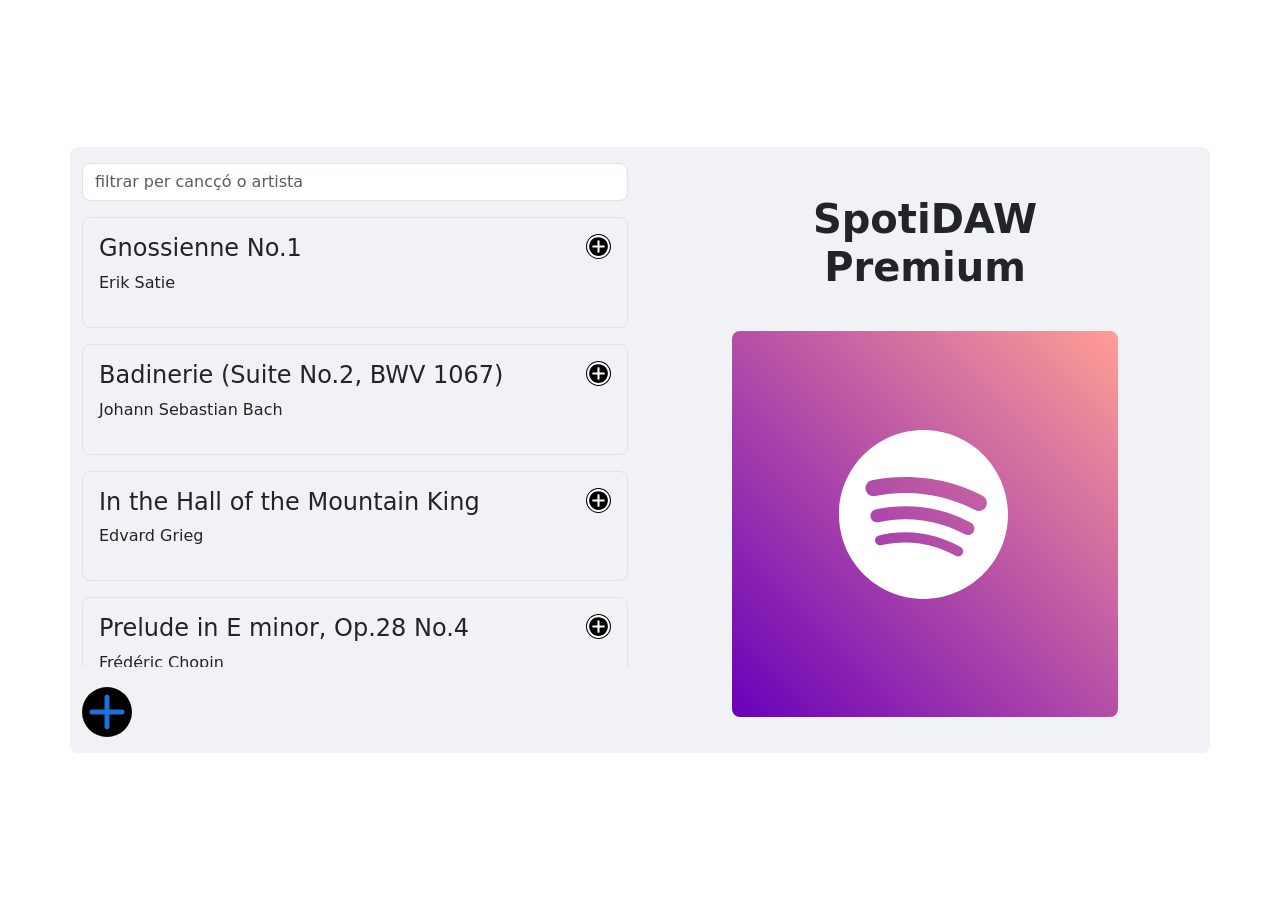
<file: index.html>
<!doctype html>
<html lang="en" data-beasties-container>
<head>
  <meta charset="utf-8">
  <title>A1EC3SpotiDAW</title>
  <base href=".">
  <meta name="viewport" content="width=device-width, initial-scale=1">
  <link rel="icon" type="image/x-icon" href="favicon.ico">
<style>html,body{height:100vh;width:100vw;margin:0;padding:0}app-root{height:100vh;width:100vw;display:block;margin:auto;display:grid}:root{--bs-blue:#0d6efd;--bs-indigo:#6610f2;--bs-purple:#6f42c1;--bs-pink:#d63384;--bs-red:#dc3545;--bs-orange:#fd7e14;--bs-yellow:#ffc107;--bs-green:#198754;--bs-teal:#20c997;--bs-cyan:#0dcaf0;--bs-black:#000;--bs-white:#fff;--bs-gray:#6c757d;--bs-gray-dark:#343a40;--bs-gray-100:#f8f9fa;--bs-gray-200:#e9ecef;--bs-gray-300:#dee2e6;--bs-gray-400:#ced4da;--bs-gray-500:#adb5bd;--bs-gray-600:#6c757d;--bs-gray-700:#495057;--bs-gray-800:#343a40;--bs-gray-900:#212529;--bs-primary:#0d6efd;--bs-secondary:#6c757d;--bs-success:#198754;--bs-info:#0dcaf0;--bs-warning:#ffc107;--bs-danger:#dc3545;--bs-light:#f8f9fa;--bs-dark:#212529;--bs-primary-rgb:13,110,253;--bs-secondary-rgb:108,117,125;--bs-success-rgb:25,135,84;--bs-info-rgb:13,202,240;--bs-warning-rgb:255,193,7;--bs-danger-rgb:220,53,69;--bs-light-rgb:248,249,250;--bs-dark-rgb:33,37,41;--bs-primary-text-emphasis:#052c65;--bs-secondary-text-emphasis:#2b2f32;--bs-success-text-emphasis:#0a3622;--bs-info-text-emphasis:#055160;--bs-warning-text-emphasis:#664d03;--bs-danger-text-emphasis:#58151c;--bs-light-text-emphasis:#495057;--bs-dark-text-emphasis:#495057;--bs-primary-bg-subtle:#cfe2ff;--bs-secondary-bg-subtle:#e2e3e5;--bs-success-bg-subtle:#d1e7dd;--bs-info-bg-subtle:#cff4fc;--bs-warning-bg-subtle:#fff3cd;--bs-danger-bg-subtle:#f8d7da;--bs-light-bg-subtle:#fcfcfd;--bs-dark-bg-subtle:#ced4da;--bs-primary-border-subtle:#9ec5fe;--bs-secondary-border-subtle:#c4c8cb;--bs-success-border-subtle:#a3cfbb;--bs-info-border-subtle:#9eeaf9;--bs-warning-border-subtle:#ffe69c;--bs-danger-border-subtle:#f1aeb5;--bs-light-border-subtle:#e9ecef;--bs-dark-border-subtle:#adb5bd;--bs-white-rgb:255,255,255;--bs-black-rgb:0,0,0;--bs-font-sans-serif:system-ui,-apple-system,"Segoe UI",Roboto,"Helvetica Neue","Noto Sans","Liberation Sans",Arial,sans-serif,"Apple Color Emoji","Segoe UI Emoji","Segoe UI Symbol","Noto Color Emoji";--bs-font-monospace:SFMono-Regular,Menlo,Monaco,Consolas,"Liberation Mono","Courier New",monospace;--bs-gradient:linear-gradient(180deg, rgba(255, 255, 255, .15), rgba(255, 255, 255, 0));--bs-body-font-family:var(--bs-font-sans-serif);--bs-body-font-size:1rem;--bs-body-font-weight:400;--bs-body-line-height:1.5;--bs-body-color:#212529;--bs-body-color-rgb:33,37,41;--bs-body-bg:#fff;--bs-body-bg-rgb:255,255,255;--bs-emphasis-color:#000;--bs-emphasis-color-rgb:0,0,0;--bs-secondary-color:rgba(33, 37, 41, .75);--bs-secondary-color-rgb:33,37,41;--bs-secondary-bg:#e9ecef;--bs-secondary-bg-rgb:233,236,239;--bs-tertiary-color:rgba(33, 37, 41, .5);--bs-tertiary-color-rgb:33,37,41;--bs-tertiary-bg:#f8f9fa;--bs-tertiary-bg-rgb:248,249,250;--bs-heading-color:inherit;--bs-link-color:#0d6efd;--bs-link-color-rgb:13,110,253;--bs-link-decoration:underline;--bs-link-hover-color:#0a58ca;--bs-link-hover-color-rgb:10,88,202;--bs-code-color:#d63384;--bs-highlight-color:#212529;--bs-highlight-bg:#fff3cd;--bs-border-width:1px;--bs-border-style:solid;--bs-border-color:#dee2e6;--bs-border-color-translucent:rgba(0, 0, 0, .175);--bs-border-radius:.375rem;--bs-border-radius-sm:.25rem;--bs-border-radius-lg:.5rem;--bs-border-radius-xl:1rem;--bs-border-radius-xxl:2rem;--bs-border-radius-2xl:var(--bs-border-radius-xxl);--bs-border-radius-pill:50rem;--bs-box-shadow:0 .5rem 1rem rgba(0, 0, 0, .15);--bs-box-shadow-sm:0 .125rem .25rem rgba(0, 0, 0, .075);--bs-box-shadow-lg:0 1rem 3rem rgba(0, 0, 0, .175);--bs-box-shadow-inset:inset 0 1px 2px rgba(0, 0, 0, .075);--bs-focus-ring-width:.25rem;--bs-focus-ring-opacity:.25;--bs-focus-ring-color:rgba(13, 110, 253, .25);--bs-form-valid-color:#198754;--bs-form-valid-border-color:#198754;--bs-form-invalid-color:#dc3545;--bs-form-invalid-border-color:#dc3545}*,:after,:before{box-sizing:border-box}@media (prefers-reduced-motion:no-preference){:root{scroll-behavior:smooth}}body{margin:0;font-family:var(--bs-body-font-family);font-size:var(--bs-body-font-size);font-weight:var(--bs-body-font-weight);line-height:var(--bs-body-line-height);color:var(--bs-body-color);text-align:var(--bs-body-text-align);background-color:var(--bs-body-bg);-webkit-text-size-adjust:100%;-webkit-tap-highlight-color:transparent}:root{--bs-breakpoint-xs:0;--bs-breakpoint-sm:576px;--bs-breakpoint-md:768px;--bs-breakpoint-lg:992px;--bs-breakpoint-xl:1200px;--bs-breakpoint-xxl:1400px}:root{--bs-btn-close-filter: }:root{--bs-carousel-indicator-active-bg:#fff;--bs-carousel-caption-color:#fff;--bs-carousel-control-icon-filter: }</style><link rel="stylesheet" href="styles-QM5HAONQ.css" media="print" onload="this.media='all'"><noscript><link rel="stylesheet" href="styles-QM5HAONQ.css"></noscript></head>
<body>
  <app-root></app-root>
<script src="main-LPCDGLLQ.js" type="module"></script></body>
</html>
</file>
<file: styles-QM5HAONQ.css>
@charset "UTF-8";html,body{height:100vh;width:100vw;margin:0;padding:0}app-root{height:100vh;width:100vw;display:block;margin:auto;display:grid}.like-icon-like{background-color:#000;border-radius:50%}:root,[data-bs-theme=light]{--bs-blue:#0d6efd;--bs-indigo:#6610f2;--bs-purple:#6f42c1;--bs-pink:#d63384;--bs-red:#dc3545;--bs-orange:#fd7e14;--bs-yellow:#ffc107;--bs-green:#198754;--bs-teal:#20c997;--bs-cyan:#0dcaf0;--bs-black:#000;--bs-white:#fff;--bs-gray:#6c757d;--bs-gray-dark:#343a40;--bs-gray-100:#f8f9fa;--bs-gray-200:#e9ecef;--bs-gray-300:#dee2e6;--bs-gray-400:#ced4da;--bs-gray-500:#adb5bd;--bs-gray-600:#6c757d;--bs-gray-700:#495057;--bs-gray-800:#343a40;--bs-gray-900:#212529;--bs-primary:#0d6efd;--bs-secondary:#6c757d;--bs-success:#198754;--bs-info:#0dcaf0;--bs-warning:#ffc107;--bs-danger:#dc3545;--bs-light:#f8f9fa;--bs-dark:#212529;--bs-primary-rgb:13,110,253;--bs-secondary-rgb:108,117,125;--bs-success-rgb:25,135,84;--bs-info-rgb:13,202,240;--bs-warning-rgb:255,193,7;--bs-danger-rgb:220,53,69;--bs-light-rgb:248,249,250;--bs-dark-rgb:33,37,41;--bs-primary-text-emphasis:#052c65;--bs-secondary-text-emphasis:#2b2f32;--bs-success-text-emphasis:#0a3622;--bs-info-text-emphasis:#055160;--bs-warning-text-emphasis:#664d03;--bs-danger-text-emphasis:#58151c;--bs-light-text-emphasis:#495057;--bs-dark-text-emphasis:#495057;--bs-primary-bg-subtle:#cfe2ff;--bs-secondary-bg-subtle:#e2e3e5;--bs-success-bg-subtle:#d1e7dd;--bs-info-bg-subtle:#cff4fc;--bs-warning-bg-subtle:#fff3cd;--bs-danger-bg-subtle:#f8d7da;--bs-light-bg-subtle:#fcfcfd;--bs-dark-bg-subtle:#ced4da;--bs-primary-border-subtle:#9ec5fe;--bs-secondary-border-subtle:#c4c8cb;--bs-success-border-subtle:#a3cfbb;--bs-info-border-subtle:#9eeaf9;--bs-warning-border-subtle:#ffe69c;--bs-danger-border-subtle:#f1aeb5;--bs-light-border-subtle:#e9ecef;--bs-dark-border-subtle:#adb5bd;--bs-white-rgb:255,255,255;--bs-black-rgb:0,0,0;--bs-font-sans-serif:system-ui,-apple-system,"Segoe UI",Roboto,"Helvetica Neue","Noto Sans","Liberation Sans",Arial,sans-serif,"Apple Color Emoji","Segoe UI Emoji","Segoe UI Symbol","Noto Color Emoji";--bs-font-monospace:SFMono-Regular,Menlo,Monaco,Consolas,"Liberation Mono","Courier New",monospace;--bs-gradient:linear-gradient(180deg, rgba(255, 255, 255, .15), rgba(255, 255, 255, 0));--bs-body-font-family:var(--bs-font-sans-serif);--bs-body-font-size:1rem;--bs-body-font-weight:400;--bs-body-line-height:1.5;--bs-body-color:#212529;--bs-body-color-rgb:33,37,41;--bs-body-bg:#fff;--bs-body-bg-rgb:255,255,255;--bs-emphasis-color:#000;--bs-emphasis-color-rgb:0,0,0;--bs-secondary-color:rgba(33, 37, 41, .75);--bs-secondary-color-rgb:33,37,41;--bs-secondary-bg:#e9ecef;--bs-secondary-bg-rgb:233,236,239;--bs-tertiary-color:rgba(33, 37, 41, .5);--bs-tertiary-color-rgb:33,37,41;--bs-tertiary-bg:#f8f9fa;--bs-tertiary-bg-rgb:248,249,250;--bs-heading-color:inherit;--bs-link-color:#0d6efd;--bs-link-color-rgb:13,110,253;--bs-link-decoration:underline;--bs-link-hover-color:#0a58ca;--bs-link-hover-color-rgb:10,88,202;--bs-code-color:#d63384;--bs-highlight-color:#212529;--bs-highlight-bg:#fff3cd;--bs-border-width:1px;--bs-border-style:solid;--bs-border-color:#dee2e6;--bs-border-color-translucent:rgba(0, 0, 0, .175);--bs-border-radius:.375rem;--bs-border-radius-sm:.25rem;--bs-border-radius-lg:.5rem;--bs-border-radius-xl:1rem;--bs-border-radius-xxl:2rem;--bs-border-radius-2xl:var(--bs-border-radius-xxl);--bs-border-radius-pill:50rem;--bs-box-shadow:0 .5rem 1rem rgba(0, 0, 0, .15);--bs-box-shadow-sm:0 .125rem .25rem rgba(0, 0, 0, .075);--bs-box-shadow-lg:0 1rem 3rem rgba(0, 0, 0, .175);--bs-box-shadow-inset:inset 0 1px 2px rgba(0, 0, 0, .075);--bs-focus-ring-width:.25rem;--bs-focus-ring-opacity:.25;--bs-focus-ring-color:rgba(13, 110, 253, .25);--bs-form-valid-color:#198754;--bs-form-valid-border-color:#198754;--bs-form-invalid-color:#dc3545;--bs-form-invalid-border-color:#dc3545}[data-bs-theme=dark]{color-scheme:dark;--bs-body-color:#dee2e6;--bs-body-color-rgb:222,226,230;--bs-body-bg:#212529;--bs-body-bg-rgb:33,37,41;--bs-emphasis-color:#fff;--bs-emphasis-color-rgb:255,255,255;--bs-secondary-color:rgba(222, 226, 230, .75);--bs-secondary-color-rgb:222,226,230;--bs-secondary-bg:#343a40;--bs-secondary-bg-rgb:52,58,64;--bs-tertiary-color:rgba(222, 226, 230, .5);--bs-tertiary-color-rgb:222,226,230;--bs-tertiary-bg:#2b3035;--bs-tertiary-bg-rgb:43,48,53;--bs-primary-text-emphasis:#6ea8fe;--bs-secondary-text-emphasis:#a7acb1;--bs-success-text-emphasis:#75b798;--bs-info-text-emphasis:#6edff6;--bs-warning-text-emphasis:#ffda6a;--bs-danger-text-emphasis:#ea868f;--bs-light-text-emphasis:#f8f9fa;--bs-dark-text-emphasis:#dee2e6;--bs-primary-bg-subtle:#031633;--bs-secondary-bg-subtle:#161719;--bs-success-bg-subtle:#051b11;--bs-info-bg-subtle:#032830;--bs-warning-bg-subtle:#332701;--bs-danger-bg-subtle:#2c0b0e;--bs-light-bg-subtle:#343a40;--bs-dark-bg-subtle:#1a1d20;--bs-primary-border-subtle:#084298;--bs-secondary-border-subtle:#41464b;--bs-success-border-subtle:#0f5132;--bs-info-border-subtle:#087990;--bs-warning-border-subtle:#997404;--bs-danger-border-subtle:#842029;--bs-light-border-subtle:#495057;--bs-dark-border-subtle:#343a40;--bs-heading-color:inherit;--bs-link-color:#6ea8fe;--bs-link-hover-color:#8bb9fe;--bs-link-color-rgb:110,168,254;--bs-link-hover-color-rgb:139,185,254;--bs-code-color:#e685b5;--bs-highlight-color:#dee2e6;--bs-highlight-bg:#664d03;--bs-border-color:#495057;--bs-border-color-translucent:rgba(255, 255, 255, .15);--bs-form-valid-color:#75b798;--bs-form-valid-border-color:#75b798;--bs-form-invalid-color:#ea868f;--bs-form-invalid-border-color:#ea868f}*,:after,:before{box-sizing:border-box}@media (prefers-reduced-motion:no-preference){:root{scroll-behavior:smooth}}body{margin:0;font-family:var(--bs-body-font-family);font-size:var(--bs-body-font-size);font-weight:var(--bs-body-font-weight);line-height:var(--bs-body-line-height);color:var(--bs-body-color);text-align:var(--bs-body-text-align);background-color:var(--bs-body-bg);-webkit-text-size-adjust:100%;-webkit-tap-highlight-color:transparent}hr{margin:1rem 0;color:inherit;border:0;border-top:var(--bs-border-width) solid;opacity:.25}.h1,.h2,.h3,.h4,.h5,.h6,h1,h2,h3,h4,h5,h6{margin-top:0;margin-bottom:.5rem;font-weight:500;line-height:1.2;color:var(--bs-heading-color)}.h1,h1{font-size:calc(1.375rem + 1.5vw)}@media (min-width:1200px){.h1,h1{font-size:2.5rem}}.h2,h2{font-size:calc(1.325rem + .9vw)}@media (min-width:1200px){.h2,h2{font-size:2rem}}.h3,h3{font-size:calc(1.3rem + .6vw)}@media (min-width:1200px){.h3,h3{font-size:1.75rem}}.h4,h4{font-size:calc(1.275rem + .3vw)}@media (min-width:1200px){.h4,h4{font-size:1.5rem}}.h5,h5{font-size:1.25rem}.h6,h6{font-size:1rem}p{margin-top:0;margin-bottom:1rem}abbr[title]{-webkit-text-decoration:underline dotted;text-decoration:underline dotted;cursor:help;-webkit-text-decoration-skip-ink:none;text-decoration-skip-ink:none}address{margin-bottom:1rem;font-style:normal;line-height:inherit}ol,ul{padding-left:2rem}dl,ol,ul{margin-top:0;margin-bottom:1rem}ol ol,ol ul,ul ol,ul ul{margin-bottom:0}dt{font-weight:700}dd{margin-bottom:.5rem;margin-left:0}blockquote{margin:0 0 1rem}b,strong{font-weight:bolder}.small,small{font-size:.875em}.mark,mark{padding:.1875em;color:var(--bs-highlight-color);background-color:var(--bs-highlight-bg)}sub,sup{position:relative;font-size:.75em;line-height:0;vertical-align:baseline}sub{bottom:-.25em}sup{top:-.5em}a{color:rgba(var(--bs-link-color-rgb),var(--bs-link-opacity,1));text-decoration:underline}a:hover{--bs-link-color-rgb:var(--bs-link-hover-color-rgb)}a:not([href]):not([class]),a:not([href]):not([class]):hover{color:inherit;text-decoration:none}code,kbd,pre,samp{font-family:var(--bs-font-monospace);font-size:1em}pre{display:block;margin-top:0;margin-bottom:1rem;overflow:auto;font-size:.875em}pre code{font-size:inherit;color:inherit;word-break:normal}code{font-size:.875em;color:var(--bs-code-color);word-wrap:break-word}a>code{color:inherit}kbd{padding:.1875rem .375rem;font-size:.875em;color:var(--bs-body-bg);background-color:var(--bs-body-color);border-radius:.25rem}kbd kbd{padding:0;font-size:1em}figure{margin:0 0 1rem}img,svg{vertical-align:middle}table{caption-side:bottom;border-collapse:collapse}caption{padding-top:.5rem;padding-bottom:.5rem;color:var(--bs-secondary-color);text-align:left}th{text-align:inherit;text-align:-webkit-match-parent}tbody,td,tfoot,th,thead,tr{border-color:inherit;border-style:solid;border-width:0}label{display:inline-block}button{border-radius:0}button:focus:not(:focus-visible){outline:0}button,input,optgroup,select,textarea{margin:0;font-family:inherit;font-size:inherit;line-height:inherit}button,select{text-transform:none}[role=button]{cursor:pointer}select{word-wrap:normal}select:disabled{opacity:1}[list]:not([type=date]):not([type=datetime-local]):not([type=month]):not([type=week]):not([type=time])::-webkit-calendar-picker-indicator{display:none!important}[type=button],[type=reset],[type=submit],button{-webkit-appearance:button}[type=button]:not(:disabled),[type=reset]:not(:disabled),[type=submit]:not(:disabled),button:not(:disabled){cursor:pointer}::-moz-focus-inner{padding:0;border-style:none}textarea{resize:vertical}fieldset{min-width:0;padding:0;margin:0;border:0}legend{float:left;width:100%;padding:0;margin-bottom:.5rem;line-height:inherit;font-size:calc(1.275rem + .3vw)}@media (min-width:1200px){legend{font-size:1.5rem}}legend+*{clear:left}::-webkit-datetime-edit-day-field,::-webkit-datetime-edit-fields-wrapper,::-webkit-datetime-edit-hour-field,::-webkit-datetime-edit-minute,::-webkit-datetime-edit-month-field,::-webkit-datetime-edit-text,::-webkit-datetime-edit-year-field{padding:0}::-webkit-inner-spin-button{height:auto}[type=search]{-webkit-appearance:textfield;outline-offset:-2px}[type=search]::-webkit-search-cancel-button{cursor:pointer;filter:grayscale(1)}::-webkit-search-decoration{-webkit-appearance:none}::-webkit-color-swatch-wrapper{padding:0}::-webkit-file-upload-button{font:inherit;-webkit-appearance:button}::file-selector-button{font:inherit;-webkit-appearance:button}output{display:inline-block}iframe{border:0}summary{display:list-item;cursor:pointer}progress{vertical-align:baseline}[hidden]{display:none!important}.lead{font-size:1.25rem;font-weight:300}.display-1{font-weight:300;line-height:1.2;font-size:calc(1.625rem + 4.5vw)}@media (min-width:1200px){.display-1{font-size:5rem}}.display-2{font-weight:300;line-height:1.2;font-size:calc(1.575rem + 3.9vw)}@media (min-width:1200px){.display-2{font-size:4.5rem}}.display-3{font-weight:300;line-height:1.2;font-size:calc(1.525rem + 3.3vw)}@media (min-width:1200px){.display-3{font-size:4rem}}.display-4{font-weight:300;line-height:1.2;font-size:calc(1.475rem + 2.7vw)}@media (min-width:1200px){.display-4{font-size:3.5rem}}.display-5{font-weight:300;line-height:1.2;font-size:calc(1.425rem + 2.1vw)}@media (min-width:1200px){.display-5{font-size:3rem}}.display-6{font-weight:300;line-height:1.2;font-size:calc(1.375rem + 1.5vw)}@media (min-width:1200px){.display-6{font-size:2.5rem}}.list-unstyled,.list-inline{padding-left:0;list-style:none}.list-inline-item{display:inline-block}.list-inline-item:not(:last-child){margin-right:.5rem}.initialism{font-size:.875em;text-transform:uppercase}.blockquote{margin-bottom:1rem;font-size:1.25rem}.blockquote>:last-child{margin-bottom:0}.blockquote-footer{margin-top:-1rem;margin-bottom:1rem;font-size:.875em;color:#6c757d}.blockquote-footer:before{content:"\2014\a0"}.img-fluid{max-width:100%;height:auto}.img-thumbnail{padding:.25rem;background-color:var(--bs-body-bg);border:var(--bs-border-width) solid var(--bs-border-color);border-radius:var(--bs-border-radius);max-width:100%;height:auto}.figure{display:inline-block}.figure-img{margin-bottom:.5rem;line-height:1}.figure-caption{font-size:.875em;color:var(--bs-secondary-color)}.container,.container-fluid,.container-lg,.container-md,.container-sm,.container-xl,.container-xxl{--bs-gutter-x:1.5rem;--bs-gutter-y:0;width:100%;padding-right:calc(var(--bs-gutter-x) * .5);padding-left:calc(var(--bs-gutter-x) * .5);margin-right:auto;margin-left:auto}@media (min-width:576px){.container,.container-sm{max-width:540px}}@media (min-width:768px){.container,.container-md,.container-sm{max-width:720px}}@media (min-width:992px){.container,.container-lg,.container-md,.container-sm{max-width:960px}}@media (min-width:1200px){.container,.container-lg,.container-md,.container-sm,.container-xl{max-width:1140px}}@media (min-width:1400px){.container,.container-lg,.container-md,.container-sm,.container-xl,.container-xxl{max-width:1320px}}:root{--bs-breakpoint-xs:0;--bs-breakpoint-sm:576px;--bs-breakpoint-md:768px;--bs-breakpoint-lg:992px;--bs-breakpoint-xl:1200px;--bs-breakpoint-xxl:1400px}.row{--bs-gutter-x:1.5rem;--bs-gutter-y:0;display:flex;flex-wrap:wrap;margin-top:calc(-1 * var(--bs-gutter-y));margin-right:calc(-.5 * var(--bs-gutter-x));margin-left:calc(-.5 * var(--bs-gutter-x))}.row>*{flex-shrink:0;width:100%;max-width:100%;padding-right:calc(var(--bs-gutter-x) * .5);padding-left:calc(var(--bs-gutter-x) * .5);margin-top:var(--bs-gutter-y)}.col{flex:1 0 0}.row-cols-auto>*{flex:0 0 auto;width:auto}.row-cols-1>*{flex:0 0 auto;width:100%}.row-cols-2>*{flex:0 0 auto;width:50%}.row-cols-3>*{flex:0 0 auto;width:33.33333333%}.row-cols-4>*{flex:0 0 auto;width:25%}.row-cols-5>*{flex:0 0 auto;width:20%}.row-cols-6>*{flex:0 0 auto;width:16.66666667%}.col-auto{flex:0 0 auto;width:auto}.col-1{flex:0 0 auto;width:8.33333333%}.col-2{flex:0 0 auto;width:16.66666667%}.col-3{flex:0 0 auto;width:25%}.col-4{flex:0 0 auto;width:33.33333333%}.col-5{flex:0 0 auto;width:41.66666667%}.col-6{flex:0 0 auto;width:50%}.col-7{flex:0 0 auto;width:58.33333333%}.col-8{flex:0 0 auto;width:66.66666667%}.col-9{flex:0 0 auto;width:75%}.col-10{flex:0 0 auto;width:83.33333333%}.col-11{flex:0 0 auto;width:91.66666667%}.col-12{flex:0 0 auto;width:100%}.offset-1{margin-left:8.33333333%}.offset-2{margin-left:16.66666667%}.offset-3{margin-left:25%}.offset-4{margin-left:33.33333333%}.offset-5{margin-left:41.66666667%}.offset-6{margin-left:50%}.offset-7{margin-left:58.33333333%}.offset-8{margin-left:66.66666667%}.offset-9{margin-left:75%}.offset-10{margin-left:83.33333333%}.offset-11{margin-left:91.66666667%}.g-0,.gx-0{--bs-gutter-x:0}.g-0,.gy-0{--bs-gutter-y:0}.g-1,.gx-1{--bs-gutter-x:.25rem}.g-1,.gy-1{--bs-gutter-y:.25rem}.g-2,.gx-2{--bs-gutter-x:.5rem}.g-2,.gy-2{--bs-gutter-y:.5rem}.g-3,.gx-3{--bs-gutter-x:1rem}.g-3,.gy-3{--bs-gutter-y:1rem}.g-4,.gx-4{--bs-gutter-x:1.5rem}.g-4,.gy-4{--bs-gutter-y:1.5rem}.g-5,.gx-5{--bs-gutter-x:3rem}.g-5,.gy-5{--bs-gutter-y:3rem}@media (min-width:576px){.col-sm{flex:1 0 0}.row-cols-sm-auto>*{flex:0 0 auto;width:auto}.row-cols-sm-1>*{flex:0 0 auto;width:100%}.row-cols-sm-2>*{flex:0 0 auto;width:50%}.row-cols-sm-3>*{flex:0 0 auto;width:33.33333333%}.row-cols-sm-4>*{flex:0 0 auto;width:25%}.row-cols-sm-5>*{flex:0 0 auto;width:20%}.row-cols-sm-6>*{flex:0 0 auto;width:16.66666667%}.col-sm-auto{flex:0 0 auto;width:auto}.col-sm-1{flex:0 0 auto;width:8.33333333%}.col-sm-2{flex:0 0 auto;width:16.66666667%}.col-sm-3{flex:0 0 auto;width:25%}.col-sm-4{flex:0 0 auto;width:33.33333333%}.col-sm-5{flex:0 0 auto;width:41.66666667%}.col-sm-6{flex:0 0 auto;width:50%}.col-sm-7{flex:0 0 auto;width:58.33333333%}.col-sm-8{flex:0 0 auto;width:66.66666667%}.col-sm-9{flex:0 0 auto;width:75%}.col-sm-10{flex:0 0 auto;width:83.33333333%}.col-sm-11{flex:0 0 auto;width:91.66666667%}.col-sm-12{flex:0 0 auto;width:100%}.offset-sm-0{margin-left:0}.offset-sm-1{margin-left:8.33333333%}.offset-sm-2{margin-left:16.66666667%}.offset-sm-3{margin-left:25%}.offset-sm-4{margin-left:33.33333333%}.offset-sm-5{margin-left:41.66666667%}.offset-sm-6{margin-left:50%}.offset-sm-7{margin-left:58.33333333%}.offset-sm-8{margin-left:66.66666667%}.offset-sm-9{margin-left:75%}.offset-sm-10{margin-left:83.33333333%}.offset-sm-11{margin-left:91.66666667%}.g-sm-0,.gx-sm-0{--bs-gutter-x:0}.g-sm-0,.gy-sm-0{--bs-gutter-y:0}.g-sm-1,.gx-sm-1{--bs-gutter-x:.25rem}.g-sm-1,.gy-sm-1{--bs-gutter-y:.25rem}.g-sm-2,.gx-sm-2{--bs-gutter-x:.5rem}.g-sm-2,.gy-sm-2{--bs-gutter-y:.5rem}.g-sm-3,.gx-sm-3{--bs-gutter-x:1rem}.g-sm-3,.gy-sm-3{--bs-gutter-y:1rem}.g-sm-4,.gx-sm-4{--bs-gutter-x:1.5rem}.g-sm-4,.gy-sm-4{--bs-gutter-y:1.5rem}.g-sm-5,.gx-sm-5{--bs-gutter-x:3rem}.g-sm-5,.gy-sm-5{--bs-gutter-y:3rem}}@media (min-width:768px){.col-md{flex:1 0 0}.row-cols-md-auto>*{flex:0 0 auto;width:auto}.row-cols-md-1>*{flex:0 0 auto;width:100%}.row-cols-md-2>*{flex:0 0 auto;width:50%}.row-cols-md-3>*{flex:0 0 auto;width:33.33333333%}.row-cols-md-4>*{flex:0 0 auto;width:25%}.row-cols-md-5>*{flex:0 0 auto;width:20%}.row-cols-md-6>*{flex:0 0 auto;width:16.66666667%}.col-md-auto{flex:0 0 auto;width:auto}.col-md-1{flex:0 0 auto;width:8.33333333%}.col-md-2{flex:0 0 auto;width:16.66666667%}.col-md-3{flex:0 0 auto;width:25%}.col-md-4{flex:0 0 auto;width:33.33333333%}.col-md-5{flex:0 0 auto;width:41.66666667%}.col-md-6{flex:0 0 auto;width:50%}.col-md-7{flex:0 0 auto;width:58.33333333%}.col-md-8{flex:0 0 auto;width:66.66666667%}.col-md-9{flex:0 0 auto;width:75%}.col-md-10{flex:0 0 auto;width:83.33333333%}.col-md-11{flex:0 0 auto;width:91.66666667%}.col-md-12{flex:0 0 auto;width:100%}.offset-md-0{margin-left:0}.offset-md-1{margin-left:8.33333333%}.offset-md-2{margin-left:16.66666667%}.offset-md-3{margin-left:25%}.offset-md-4{margin-left:33.33333333%}.offset-md-5{margin-left:41.66666667%}.offset-md-6{margin-left:50%}.offset-md-7{margin-left:58.33333333%}.offset-md-8{margin-left:66.66666667%}.offset-md-9{margin-left:75%}.offset-md-10{margin-left:83.33333333%}.offset-md-11{margin-left:91.66666667%}.g-md-0,.gx-md-0{--bs-gutter-x:0}.g-md-0,.gy-md-0{--bs-gutter-y:0}.g-md-1,.gx-md-1{--bs-gutter-x:.25rem}.g-md-1,.gy-md-1{--bs-gutter-y:.25rem}.g-md-2,.gx-md-2{--bs-gutter-x:.5rem}.g-md-2,.gy-md-2{--bs-gutter-y:.5rem}.g-md-3,.gx-md-3{--bs-gutter-x:1rem}.g-md-3,.gy-md-3{--bs-gutter-y:1rem}.g-md-4,.gx-md-4{--bs-gutter-x:1.5rem}.g-md-4,.gy-md-4{--bs-gutter-y:1.5rem}.g-md-5,.gx-md-5{--bs-gutter-x:3rem}.g-md-5,.gy-md-5{--bs-gutter-y:3rem}}@media (min-width:992px){.col-lg{flex:1 0 0}.row-cols-lg-auto>*{flex:0 0 auto;width:auto}.row-cols-lg-1>*{flex:0 0 auto;width:100%}.row-cols-lg-2>*{flex:0 0 auto;width:50%}.row-cols-lg-3>*{flex:0 0 auto;width:33.33333333%}.row-cols-lg-4>*{flex:0 0 auto;width:25%}.row-cols-lg-5>*{flex:0 0 auto;width:20%}.row-cols-lg-6>*{flex:0 0 auto;width:16.66666667%}.col-lg-auto{flex:0 0 auto;width:auto}.col-lg-1{flex:0 0 auto;width:8.33333333%}.col-lg-2{flex:0 0 auto;width:16.66666667%}.col-lg-3{flex:0 0 auto;width:25%}.col-lg-4{flex:0 0 auto;width:33.33333333%}.col-lg-5{flex:0 0 auto;width:41.66666667%}.col-lg-6{flex:0 0 auto;width:50%}.col-lg-7{flex:0 0 auto;width:58.33333333%}.col-lg-8{flex:0 0 auto;width:66.66666667%}.col-lg-9{flex:0 0 auto;width:75%}.col-lg-10{flex:0 0 auto;width:83.33333333%}.col-lg-11{flex:0 0 auto;width:91.66666667%}.col-lg-12{flex:0 0 auto;width:100%}.offset-lg-0{margin-left:0}.offset-lg-1{margin-left:8.33333333%}.offset-lg-2{margin-left:16.66666667%}.offset-lg-3{margin-left:25%}.offset-lg-4{margin-left:33.33333333%}.offset-lg-5{margin-left:41.66666667%}.offset-lg-6{margin-left:50%}.offset-lg-7{margin-left:58.33333333%}.offset-lg-8{margin-left:66.66666667%}.offset-lg-9{margin-left:75%}.offset-lg-10{margin-left:83.33333333%}.offset-lg-11{margin-left:91.66666667%}.g-lg-0,.gx-lg-0{--bs-gutter-x:0}.g-lg-0,.gy-lg-0{--bs-gutter-y:0}.g-lg-1,.gx-lg-1{--bs-gutter-x:.25rem}.g-lg-1,.gy-lg-1{--bs-gutter-y:.25rem}.g-lg-2,.gx-lg-2{--bs-gutter-x:.5rem}.g-lg-2,.gy-lg-2{--bs-gutter-y:.5rem}.g-lg-3,.gx-lg-3{--bs-gutter-x:1rem}.g-lg-3,.gy-lg-3{--bs-gutter-y:1rem}.g-lg-4,.gx-lg-4{--bs-gutter-x:1.5rem}.g-lg-4,.gy-lg-4{--bs-gutter-y:1.5rem}.g-lg-5,.gx-lg-5{--bs-gutter-x:3rem}.g-lg-5,.gy-lg-5{--bs-gutter-y:3rem}}@media (min-width:1200px){.col-xl{flex:1 0 0}.row-cols-xl-auto>*{flex:0 0 auto;width:auto}.row-cols-xl-1>*{flex:0 0 auto;width:100%}.row-cols-xl-2>*{flex:0 0 auto;width:50%}.row-cols-xl-3>*{flex:0 0 auto;width:33.33333333%}.row-cols-xl-4>*{flex:0 0 auto;width:25%}.row-cols-xl-5>*{flex:0 0 auto;width:20%}.row-cols-xl-6>*{flex:0 0 auto;width:16.66666667%}.col-xl-auto{flex:0 0 auto;width:auto}.col-xl-1{flex:0 0 auto;width:8.33333333%}.col-xl-2{flex:0 0 auto;width:16.66666667%}.col-xl-3{flex:0 0 auto;width:25%}.col-xl-4{flex:0 0 auto;width:33.33333333%}.col-xl-5{flex:0 0 auto;width:41.66666667%}.col-xl-6{flex:0 0 auto;width:50%}.col-xl-7{flex:0 0 auto;width:58.33333333%}.col-xl-8{flex:0 0 auto;width:66.66666667%}.col-xl-9{flex:0 0 auto;width:75%}.col-xl-10{flex:0 0 auto;width:83.33333333%}.col-xl-11{flex:0 0 auto;width:91.66666667%}.col-xl-12{flex:0 0 auto;width:100%}.offset-xl-0{margin-left:0}.offset-xl-1{margin-left:8.33333333%}.offset-xl-2{margin-left:16.66666667%}.offset-xl-3{margin-left:25%}.offset-xl-4{margin-left:33.33333333%}.offset-xl-5{margin-left:41.66666667%}.offset-xl-6{margin-left:50%}.offset-xl-7{margin-left:58.33333333%}.offset-xl-8{margin-left:66.66666667%}.offset-xl-9{margin-left:75%}.offset-xl-10{margin-left:83.33333333%}.offset-xl-11{margin-left:91.66666667%}.g-xl-0,.gx-xl-0{--bs-gutter-x:0}.g-xl-0,.gy-xl-0{--bs-gutter-y:0}.g-xl-1,.gx-xl-1{--bs-gutter-x:.25rem}.g-xl-1,.gy-xl-1{--bs-gutter-y:.25rem}.g-xl-2,.gx-xl-2{--bs-gutter-x:.5rem}.g-xl-2,.gy-xl-2{--bs-gutter-y:.5rem}.g-xl-3,.gx-xl-3{--bs-gutter-x:1rem}.g-xl-3,.gy-xl-3{--bs-gutter-y:1rem}.g-xl-4,.gx-xl-4{--bs-gutter-x:1.5rem}.g-xl-4,.gy-xl-4{--bs-gutter-y:1.5rem}.g-xl-5,.gx-xl-5{--bs-gutter-x:3rem}.g-xl-5,.gy-xl-5{--bs-gutter-y:3rem}}@media (min-width:1400px){.col-xxl{flex:1 0 0}.row-cols-xxl-auto>*{flex:0 0 auto;width:auto}.row-cols-xxl-1>*{flex:0 0 auto;width:100%}.row-cols-xxl-2>*{flex:0 0 auto;width:50%}.row-cols-xxl-3>*{flex:0 0 auto;width:33.33333333%}.row-cols-xxl-4>*{flex:0 0 auto;width:25%}.row-cols-xxl-5>*{flex:0 0 auto;width:20%}.row-cols-xxl-6>*{flex:0 0 auto;width:16.66666667%}.col-xxl-auto{flex:0 0 auto;width:auto}.col-xxl-1{flex:0 0 auto;width:8.33333333%}.col-xxl-2{flex:0 0 auto;width:16.66666667%}.col-xxl-3{flex:0 0 auto;width:25%}.col-xxl-4{flex:0 0 auto;width:33.33333333%}.col-xxl-5{flex:0 0 auto;width:41.66666667%}.col-xxl-6{flex:0 0 auto;width:50%}.col-xxl-7{flex:0 0 auto;width:58.33333333%}.col-xxl-8{flex:0 0 auto;width:66.66666667%}.col-xxl-9{flex:0 0 auto;width:75%}.col-xxl-10{flex:0 0 auto;width:83.33333333%}.col-xxl-11{flex:0 0 auto;width:91.66666667%}.col-xxl-12{flex:0 0 auto;width:100%}.offset-xxl-0{margin-left:0}.offset-xxl-1{margin-left:8.33333333%}.offset-xxl-2{margin-left:16.66666667%}.offset-xxl-3{margin-left:25%}.offset-xxl-4{margin-left:33.33333333%}.offset-xxl-5{margin-left:41.66666667%}.offset-xxl-6{margin-left:50%}.offset-xxl-7{margin-left:58.33333333%}.offset-xxl-8{margin-left:66.66666667%}.offset-xxl-9{margin-left:75%}.offset-xxl-10{margin-left:83.33333333%}.offset-xxl-11{margin-left:91.66666667%}.g-xxl-0,.gx-xxl-0{--bs-gutter-x:0}.g-xxl-0,.gy-xxl-0{--bs-gutter-y:0}.g-xxl-1,.gx-xxl-1{--bs-gutter-x:.25rem}.g-xxl-1,.gy-xxl-1{--bs-gutter-y:.25rem}.g-xxl-2,.gx-xxl-2{--bs-gutter-x:.5rem}.g-xxl-2,.gy-xxl-2{--bs-gutter-y:.5rem}.g-xxl-3,.gx-xxl-3{--bs-gutter-x:1rem}.g-xxl-3,.gy-xxl-3{--bs-gutter-y:1rem}.g-xxl-4,.gx-xxl-4{--bs-gutter-x:1.5rem}.g-xxl-4,.gy-xxl-4{--bs-gutter-y:1.5rem}.g-xxl-5,.gx-xxl-5{--bs-gutter-x:3rem}.g-xxl-5,.gy-xxl-5{--bs-gutter-y:3rem}}.table{--bs-table-color-type:initial;--bs-table-bg-type:initial;--bs-table-color-state:initial;--bs-table-bg-state:initial;--bs-table-color:var(--bs-emphasis-color);--bs-table-bg:var(--bs-body-bg);--bs-table-border-color:var(--bs-border-color);--bs-table-accent-bg:transparent;--bs-table-striped-color:var(--bs-emphasis-color);--bs-table-striped-bg:rgba(var(--bs-emphasis-color-rgb), .05);--bs-table-active-color:var(--bs-emphasis-color);--bs-table-active-bg:rgba(var(--bs-emphasis-color-rgb), .1);--bs-table-hover-color:var(--bs-emphasis-color);--bs-table-hover-bg:rgba(var(--bs-emphasis-color-rgb), .075);width:100%;margin-bottom:1rem;vertical-align:top;border-color:var(--bs-table-border-color)}.table>:not(caption)>*>*{padding:.5rem;color:var(--bs-table-color-state,var(--bs-table-color-type,var(--bs-table-color)));background-color:var(--bs-table-bg);border-bottom-width:var(--bs-border-width);box-shadow:inset 0 0 0 9999px var(--bs-table-bg-state,var(--bs-table-bg-type,var(--bs-table-accent-bg)))}.table>tbody{vertical-align:inherit}.table>thead{vertical-align:bottom}.table-group-divider{border-top:calc(var(--bs-border-width) * 2) solid currentcolor}.caption-top{caption-side:top}.table-sm>:not(caption)>*>*{padding:.25rem}.table-bordered>:not(caption)>*{border-width:var(--bs-border-width) 0}.table-bordered>:not(caption)>*>*{border-width:0 var(--bs-border-width)}.table-borderless>:not(caption)>*>*{border-bottom-width:0}.table-borderless>:not(:first-child){border-top-width:0}.table-striped>tbody>tr:nth-of-type(odd)>*{--bs-table-color-type:var(--bs-table-striped-color);--bs-table-bg-type:var(--bs-table-striped-bg)}.table-striped-columns>:not(caption)>tr>:nth-child(2n){--bs-table-color-type:var(--bs-table-striped-color);--bs-table-bg-type:var(--bs-table-striped-bg)}.table-active{--bs-table-color-state:var(--bs-table-active-color);--bs-table-bg-state:var(--bs-table-active-bg)}.table-hover>tbody>tr:hover>*{--bs-table-color-state:var(--bs-table-hover-color);--bs-table-bg-state:var(--bs-table-hover-bg)}.table-primary{--bs-table-color:#000;--bs-table-bg:#cfe2ff;--bs-table-border-color:#a6b5cc;--bs-table-striped-bg:#c5d7f2;--bs-table-striped-color:#000;--bs-table-active-bg:#bacbe6;--bs-table-active-color:#000;--bs-table-hover-bg:#bfd1ec;--bs-table-hover-color:#000;color:var(--bs-table-color);border-color:var(--bs-table-border-color)}.table-secondary{--bs-table-color:#000;--bs-table-bg:#e2e3e5;--bs-table-border-color:#b5b6b7;--bs-table-striped-bg:#d7d8da;--bs-table-striped-color:#000;--bs-table-active-bg:#cbccce;--bs-table-active-color:#000;--bs-table-hover-bg:#d1d2d4;--bs-table-hover-color:#000;color:var(--bs-table-color);border-color:var(--bs-table-border-color)}.table-success{--bs-table-color:#000;--bs-table-bg:#d1e7dd;--bs-table-border-color:#a7b9b1;--bs-table-striped-bg:#c7dbd2;--bs-table-striped-color:#000;--bs-table-active-bg:#bcd0c7;--bs-table-active-color:#000;--bs-table-hover-bg:#c1d6cc;--bs-table-hover-color:#000;color:var(--bs-table-color);border-color:var(--bs-table-border-color)}.table-info{--bs-table-color:#000;--bs-table-bg:#cff4fc;--bs-table-border-color:#a6c3ca;--bs-table-striped-bg:#c5e8ef;--bs-table-striped-color:#000;--bs-table-active-bg:#badce3;--bs-table-active-color:#000;--bs-table-hover-bg:#bfe2e9;--bs-table-hover-color:#000;color:var(--bs-table-color);border-color:var(--bs-table-border-color)}.table-warning{--bs-table-color:#000;--bs-table-bg:#fff3cd;--bs-table-border-color:#ccc2a4;--bs-table-striped-bg:#f2e7c3;--bs-table-striped-color:#000;--bs-table-active-bg:#e6dbb9;--bs-table-active-color:#000;--bs-table-hover-bg:#ece1be;--bs-table-hover-color:#000;color:var(--bs-table-color);border-color:var(--bs-table-border-color)}.table-danger{--bs-table-color:#000;--bs-table-bg:#f8d7da;--bs-table-border-color:#c6acae;--bs-table-striped-bg:#eccccf;--bs-table-striped-color:#000;--bs-table-active-bg:#dfc2c4;--bs-table-active-color:#000;--bs-table-hover-bg:#e5c7ca;--bs-table-hover-color:#000;color:var(--bs-table-color);border-color:var(--bs-table-border-color)}.table-light{--bs-table-color:#000;--bs-table-bg:#f8f9fa;--bs-table-border-color:#c6c7c8;--bs-table-striped-bg:#ecedee;--bs-table-striped-color:#000;--bs-table-active-bg:#dfe0e1;--bs-table-active-color:#000;--bs-table-hover-bg:#e5e6e7;--bs-table-hover-color:#000;color:var(--bs-table-color);border-color:var(--bs-table-border-color)}.table-dark{--bs-table-color:#fff;--bs-table-bg:#212529;--bs-table-border-color:#4d5154;--bs-table-striped-bg:#2c3034;--bs-table-striped-color:#fff;--bs-table-active-bg:#373b3e;--bs-table-active-color:#fff;--bs-table-hover-bg:#323539;--bs-table-hover-color:#fff;color:var(--bs-table-color);border-color:var(--bs-table-border-color)}.table-responsive{overflow-x:auto;-webkit-overflow-scrolling:touch}@media (max-width:575.98px){.table-responsive-sm{overflow-x:auto;-webkit-overflow-scrolling:touch}}@media (max-width:767.98px){.table-responsive-md{overflow-x:auto;-webkit-overflow-scrolling:touch}}@media (max-width:991.98px){.table-responsive-lg{overflow-x:auto;-webkit-overflow-scrolling:touch}}@media (max-width:1199.98px){.table-responsive-xl{overflow-x:auto;-webkit-overflow-scrolling:touch}}@media (max-width:1399.98px){.table-responsive-xxl{overflow-x:auto;-webkit-overflow-scrolling:touch}}.form-label{margin-bottom:.5rem}.col-form-label{padding-top:calc(.375rem + var(--bs-border-width));padding-bottom:calc(.375rem + var(--bs-border-width));margin-bottom:0;font-size:inherit;line-height:1.5}.col-form-label-lg{padding-top:calc(.5rem + var(--bs-border-width));padding-bottom:calc(.5rem + var(--bs-border-width));font-size:1.25rem}.col-form-label-sm{padding-top:calc(.25rem + var(--bs-border-width));padding-bottom:calc(.25rem + var(--bs-border-width));font-size:.875rem}.form-text{margin-top:.25rem;font-size:.875em;color:var(--bs-secondary-color)}.form-control{display:block;width:100%;padding:.375rem .75rem;font-size:1rem;font-weight:400;line-height:1.5;color:var(--bs-body-color);-webkit-appearance:none;-moz-appearance:none;appearance:none;background-color:var(--bs-body-bg);background-clip:padding-box;border:var(--bs-border-width) solid var(--bs-border-color);border-radius:var(--bs-border-radius);transition:border-color .15s ease-in-out,box-shadow .15s ease-in-out}@media (prefers-reduced-motion:reduce){.form-control{transition:none}}.form-control[type=file]{overflow:hidden}.form-control[type=file]:not(:disabled):not([readonly]){cursor:pointer}.form-control:focus{color:var(--bs-body-color);background-color:var(--bs-body-bg);border-color:#86b7fe;outline:0;box-shadow:0 0 0 .25rem #0d6efd40}.form-control::-webkit-date-and-time-value{min-width:85px;height:1.5em;margin:0}.form-control::-webkit-datetime-edit{display:block;padding:0}.form-control::placeholder{color:var(--bs-secondary-color);opacity:1}.form-control:disabled{background-color:var(--bs-secondary-bg);opacity:1}.form-control::-webkit-file-upload-button{padding:.375rem .75rem;margin:-.375rem -.75rem;-webkit-margin-end:.75rem;margin-inline-end:.75rem;color:var(--bs-body-color);background-color:var(--bs-tertiary-bg);pointer-events:none;border-color:inherit;border-style:solid;border-width:0;border-inline-end-width:var(--bs-border-width);border-radius:0;-webkit-transition:color .15s ease-in-out,background-color .15s ease-in-out,border-color .15s ease-in-out,box-shadow .15s ease-in-out;transition:color .15s ease-in-out,background-color .15s ease-in-out,border-color .15s ease-in-out,box-shadow .15s ease-in-out}.form-control::file-selector-button{padding:.375rem .75rem;margin:-.375rem -.75rem;-webkit-margin-end:.75rem;margin-inline-end:.75rem;color:var(--bs-body-color);background-color:var(--bs-tertiary-bg);pointer-events:none;border-color:inherit;border-style:solid;border-width:0;border-inline-end-width:var(--bs-border-width);border-radius:0;transition:color .15s ease-in-out,background-color .15s ease-in-out,border-color .15s ease-in-out,box-shadow .15s ease-in-out}@media (prefers-reduced-motion:reduce){.form-control::-webkit-file-upload-button{-webkit-transition:none;transition:none}.form-control::file-selector-button{transition:none}}.form-control:hover:not(:disabled):not([readonly])::-webkit-file-upload-button{background-color:var(--bs-secondary-bg)}.form-control:hover:not(:disabled):not([readonly])::file-selector-button{background-color:var(--bs-secondary-bg)}.form-control-plaintext{display:block;width:100%;padding:.375rem 0;margin-bottom:0;line-height:1.5;color:var(--bs-body-color);background-color:transparent;border:solid transparent;border-width:var(--bs-border-width) 0}.form-control-plaintext:focus{outline:0}.form-control-plaintext.form-control-lg,.form-control-plaintext.form-control-sm{padding-right:0;padding-left:0}.form-control-sm{min-height:calc(1.5em + .5rem + calc(var(--bs-border-width) * 2));padding:.25rem .5rem;font-size:.875rem;border-radius:var(--bs-border-radius-sm)}.form-control-sm::-webkit-file-upload-button{padding:.25rem .5rem;margin:-.25rem -.5rem;-webkit-margin-end:.5rem;margin-inline-end:.5rem}.form-control-sm::file-selector-button{padding:.25rem .5rem;margin:-.25rem -.5rem;-webkit-margin-end:.5rem;margin-inline-end:.5rem}.form-control-lg{min-height:calc(1.5em + 1rem + calc(var(--bs-border-width) * 2));padding:.5rem 1rem;font-size:1.25rem;border-radius:var(--bs-border-radius-lg)}.form-control-lg::-webkit-file-upload-button{padding:.5rem 1rem;margin:-.5rem -1rem;-webkit-margin-end:1rem;margin-inline-end:1rem}.form-control-lg::file-selector-button{padding:.5rem 1rem;margin:-.5rem -1rem;-webkit-margin-end:1rem;margin-inline-end:1rem}textarea.form-control{min-height:calc(1.5em + .75rem + calc(var(--bs-border-width) * 2))}textarea.form-control-sm{min-height:calc(1.5em + .5rem + calc(var(--bs-border-width) * 2))}textarea.form-control-lg{min-height:calc(1.5em + 1rem + calc(var(--bs-border-width) * 2))}.form-control-color{width:3rem;height:calc(1.5em + .75rem + calc(var(--bs-border-width) * 2));padding:.375rem}.form-control-color:not(:disabled):not([readonly]){cursor:pointer}.form-control-color::-moz-color-swatch{border:0!important;border-radius:var(--bs-border-radius)}.form-control-color::-webkit-color-swatch{border:0!important;border-radius:var(--bs-border-radius)}.form-control-color.form-control-sm{height:calc(1.5em + .5rem + calc(var(--bs-border-width) * 2))}.form-control-color.form-control-lg{height:calc(1.5em + 1rem + calc(var(--bs-border-width) * 2))}.form-select{--bs-form-select-bg-img:url("data:image/svg+xml,%3csvg xmlns='http://www.w3.org/2000/svg' viewBox='0 0 16 16'%3e%3cpath fill='none' stroke='%23343a40' stroke-linecap='round' stroke-linejoin='round' stroke-width='2' d='m2 5 6 6 6-6'/%3e%3c/svg%3e");display:block;width:100%;padding:.375rem 2.25rem .375rem .75rem;font-size:1rem;font-weight:400;line-height:1.5;color:var(--bs-body-color);-webkit-appearance:none;-moz-appearance:none;appearance:none;background-color:var(--bs-body-bg);background-image:var(--bs-form-select-bg-img),var(--bs-form-select-bg-icon,none);background-repeat:no-repeat;background-position:right .75rem center;background-size:16px 12px;border:var(--bs-border-width) solid var(--bs-border-color);border-radius:var(--bs-border-radius);transition:border-color .15s ease-in-out,box-shadow .15s ease-in-out}@media (prefers-reduced-motion:reduce){.form-select{transition:none}}.form-select:focus{border-color:#86b7fe;outline:0;box-shadow:0 0 0 .25rem #0d6efd40}.form-select[multiple],.form-select[size]:not([size="1"]){padding-right:.75rem;background-image:none}.form-select:disabled{background-color:var(--bs-secondary-bg)}.form-select:-moz-focusring{color:transparent;text-shadow:0 0 0 var(--bs-body-color)}.form-select-sm{padding-top:.25rem;padding-bottom:.25rem;padding-left:.5rem;font-size:.875rem;border-radius:var(--bs-border-radius-sm)}.form-select-lg{padding-top:.5rem;padding-bottom:.5rem;padding-left:1rem;font-size:1.25rem;border-radius:var(--bs-border-radius-lg)}[data-bs-theme=dark] .form-select{--bs-form-select-bg-img:url("data:image/svg+xml,%3csvg xmlns='http://www.w3.org/2000/svg' viewBox='0 0 16 16'%3e%3cpath fill='none' stroke='%23dee2e6' stroke-linecap='round' stroke-linejoin='round' stroke-width='2' d='m2 5 6 6 6-6'/%3e%3c/svg%3e")}.form-check{display:block;min-height:1.5rem;padding-left:1.5em;margin-bottom:.125rem}.form-check .form-check-input{float:left;margin-left:-1.5em}.form-check-reverse{padding-right:1.5em;padding-left:0;text-align:right}.form-check-reverse .form-check-input{float:right;margin-right:-1.5em;margin-left:0}.form-check-input{--bs-form-check-bg:var(--bs-body-bg);flex-shrink:0;width:1em;height:1em;margin-top:.25em;vertical-align:top;-webkit-appearance:none;-moz-appearance:none;appearance:none;background-color:var(--bs-form-check-bg);background-image:var(--bs-form-check-bg-image);background-repeat:no-repeat;background-position:center;background-size:contain;border:var(--bs-border-width) solid var(--bs-border-color);-webkit-print-color-adjust:exact;color-adjust:exact;print-color-adjust:exact}.form-check-input[type=checkbox]{border-radius:.25em}.form-check-input[type=radio]{border-radius:50%}.form-check-input:active{filter:brightness(90%)}.form-check-input:focus{border-color:#86b7fe;outline:0;box-shadow:0 0 0 .25rem #0d6efd40}.form-check-input:checked{background-color:#0d6efd;border-color:#0d6efd}.form-check-input:checked[type=checkbox]{--bs-form-check-bg-image:url("data:image/svg+xml,%3csvg xmlns='http://www.w3.org/2000/svg' viewBox='0 0 20 20'%3e%3cpath fill='none' stroke='%23fff' stroke-linecap='round' stroke-linejoin='round' stroke-width='3' d='m6 10 3 3 6-6'/%3e%3c/svg%3e")}.form-check-input:checked[type=radio]{--bs-form-check-bg-image:url("data:image/svg+xml,%3csvg xmlns='http://www.w3.org/2000/svg' viewBox='-4 -4 8 8'%3e%3ccircle r='2' fill='%23fff'/%3e%3c/svg%3e")}.form-check-input[type=checkbox]:indeterminate{background-color:#0d6efd;border-color:#0d6efd;--bs-form-check-bg-image:url("data:image/svg+xml,%3csvg xmlns='http://www.w3.org/2000/svg' viewBox='0 0 20 20'%3e%3cpath fill='none' stroke='%23fff' stroke-linecap='round' stroke-linejoin='round' stroke-width='3' d='M6 10h8'/%3e%3c/svg%3e")}.form-check-input:disabled{pointer-events:none;filter:none;opacity:.5}.form-check-input:disabled~.form-check-label,.form-check-input[disabled]~.form-check-label{cursor:default;opacity:.5}.form-switch{padding-left:2.5em}.form-switch .form-check-input{--bs-form-switch-bg:url("data:image/svg+xml,%3csvg xmlns='http://www.w3.org/2000/svg' viewBox='-4 -4 8 8'%3e%3ccircle r='3' fill='rgba%280, 0, 0, 0.25%29'/%3e%3c/svg%3e");width:2em;margin-left:-2.5em;background-image:var(--bs-form-switch-bg);background-position:left center;border-radius:2em;transition:background-position .15s ease-in-out}@media (prefers-reduced-motion:reduce){.form-switch .form-check-input{transition:none}}.form-switch .form-check-input:focus{--bs-form-switch-bg:url("data:image/svg+xml,%3csvg xmlns='http://www.w3.org/2000/svg' viewBox='-4 -4 8 8'%3e%3ccircle r='3' fill='%2386b7fe'/%3e%3c/svg%3e")}.form-switch .form-check-input:checked{background-position:right center;--bs-form-switch-bg:url("data:image/svg+xml,%3csvg xmlns='http://www.w3.org/2000/svg' viewBox='-4 -4 8 8'%3e%3ccircle r='3' fill='%23fff'/%3e%3c/svg%3e")}.form-switch.form-check-reverse{padding-right:2.5em;padding-left:0}.form-switch.form-check-reverse .form-check-input{margin-right:-2.5em;margin-left:0}.form-check-inline{display:inline-block;margin-right:1rem}.btn-check{position:absolute;clip:rect(0,0,0,0);pointer-events:none}.btn-check:disabled+.btn,.btn-check[disabled]+.btn{pointer-events:none;filter:none;opacity:.65}[data-bs-theme=dark] .form-switch .form-check-input:not(:checked):not(:focus){--bs-form-switch-bg:url("data:image/svg+xml,%3csvg xmlns='http://www.w3.org/2000/svg' viewBox='-4 -4 8 8'%3e%3ccircle r='3' fill='rgba%28255, 255, 255, 0.25%29'/%3e%3c/svg%3e")}.form-range{width:100%;height:1.5rem;padding:0;-webkit-appearance:none;-moz-appearance:none;appearance:none;background-color:transparent}.form-range:focus{outline:0}.form-range:focus::-webkit-slider-thumb{box-shadow:0 0 0 1px #fff,0 0 0 .25rem #0d6efd40}.form-range:focus::-moz-range-thumb{box-shadow:0 0 0 1px #fff,0 0 0 .25rem #0d6efd40}.form-range::-moz-focus-outer{border:0}.form-range::-webkit-slider-thumb{width:1rem;height:1rem;margin-top:-.25rem;-webkit-appearance:none;appearance:none;background-color:#0d6efd;border:0;border-radius:1rem;-webkit-transition:background-color .15s ease-in-out,border-color .15s ease-in-out,box-shadow .15s ease-in-out;transition:background-color .15s ease-in-out,border-color .15s ease-in-out,box-shadow .15s ease-in-out}@media (prefers-reduced-motion:reduce){.form-range::-webkit-slider-thumb{-webkit-transition:none;transition:none}}.form-range::-webkit-slider-thumb:active{background-color:#b6d4fe}.form-range::-webkit-slider-runnable-track{width:100%;height:.5rem;color:transparent;cursor:pointer;background-color:var(--bs-secondary-bg);border-color:transparent;border-radius:1rem}.form-range::-moz-range-thumb{width:1rem;height:1rem;-moz-appearance:none;appearance:none;background-color:#0d6efd;border:0;border-radius:1rem;-moz-transition:background-color .15s ease-in-out,border-color .15s ease-in-out,box-shadow .15s ease-in-out;transition:background-color .15s ease-in-out,border-color .15s ease-in-out,box-shadow .15s ease-in-out}@media (prefers-reduced-motion:reduce){.form-range::-moz-range-thumb{-moz-transition:none;transition:none}}.form-range::-moz-range-thumb:active{background-color:#b6d4fe}.form-range::-moz-range-track{width:100%;height:.5rem;color:transparent;cursor:pointer;background-color:var(--bs-secondary-bg);border-color:transparent;border-radius:1rem}.form-range:disabled{pointer-events:none}.form-range:disabled::-webkit-slider-thumb{background-color:var(--bs-secondary-color)}.form-range:disabled::-moz-range-thumb{background-color:var(--bs-secondary-color)}.form-floating{position:relative}.form-floating>.form-control,.form-floating>.form-control-plaintext,.form-floating>.form-select{height:calc(3.5rem + calc(var(--bs-border-width) * 2));min-height:calc(3.5rem + calc(var(--bs-border-width) * 2));line-height:1.25}.form-floating>label{position:absolute;top:0;left:0;z-index:2;max-width:100%;height:100%;padding:1rem .75rem;overflow:hidden;color:rgba(var(--bs-body-color-rgb),.65);text-align:start;text-overflow:ellipsis;white-space:nowrap;pointer-events:none;border:var(--bs-border-width) solid transparent;transform-origin:0 0;transition:opacity .1s ease-in-out,transform .1s ease-in-out}@media (prefers-reduced-motion:reduce){.form-floating>label{transition:none}}.form-floating>.form-control,.form-floating>.form-control-plaintext{padding:1rem .75rem}.form-floating>.form-control-plaintext::placeholder,.form-floating>.form-control::placeholder{color:transparent}.form-floating>.form-control-plaintext:focus,.form-floating>.form-control-plaintext:not(:placeholder-shown),.form-floating>.form-control:focus,.form-floating>.form-control:not(:placeholder-shown){padding-top:1.625rem;padding-bottom:.625rem}.form-floating>.form-control-plaintext:-webkit-autofill,.form-floating>.form-control:-webkit-autofill{padding-top:1.625rem;padding-bottom:.625rem}.form-floating>.form-select{padding-top:1.625rem;padding-bottom:.625rem;padding-left:.75rem}.form-floating>.form-control-plaintext~label,.form-floating>.form-control:focus~label,.form-floating>.form-control:not(:placeholder-shown)~label,.form-floating>.form-select~label{transform:scale(.85) translateY(-.5rem) translate(.15rem)}.form-floating>.form-control:-webkit-autofill~label{transform:scale(.85) translateY(-.5rem) translate(.15rem)}.form-floating>textarea:focus~label:after,.form-floating>textarea:not(:placeholder-shown)~label:after{position:absolute;inset:1rem .375rem;z-index:-1;height:1.5em;content:"";background-color:var(--bs-body-bg);border-radius:var(--bs-border-radius)}.form-floating>textarea:disabled~label:after{background-color:var(--bs-secondary-bg)}.form-floating>.form-control-plaintext~label{border-width:var(--bs-border-width) 0}.form-floating>.form-control:disabled~label,.form-floating>:disabled~label{color:#6c757d}.input-group{position:relative;display:flex;flex-wrap:wrap;align-items:stretch;width:100%}.input-group>.form-control,.input-group>.form-floating,.input-group>.form-select{position:relative;flex:1 1 auto;width:1%;min-width:0}.input-group>.form-control:focus,.input-group>.form-floating:focus-within,.input-group>.form-select:focus{z-index:5}.input-group .btn{position:relative;z-index:2}.input-group .btn:focus{z-index:5}.input-group-text{display:flex;align-items:center;padding:.375rem .75rem;font-size:1rem;font-weight:400;line-height:1.5;color:var(--bs-body-color);text-align:center;white-space:nowrap;background-color:var(--bs-tertiary-bg);border:var(--bs-border-width) solid var(--bs-border-color);border-radius:var(--bs-border-radius)}.input-group-lg>.btn,.input-group-lg>.form-control,.input-group-lg>.form-select,.input-group-lg>.input-group-text{padding:.5rem 1rem;font-size:1.25rem;border-radius:var(--bs-border-radius-lg)}.input-group-sm>.btn,.input-group-sm>.form-control,.input-group-sm>.form-select,.input-group-sm>.input-group-text{padding:.25rem .5rem;font-size:.875rem;border-radius:var(--bs-border-radius-sm)}.input-group-lg>.form-select,.input-group-sm>.form-select{padding-right:3rem}.input-group:not(.has-validation)>.dropdown-toggle:nth-last-child(n+3),.input-group:not(.has-validation)>.form-floating:not(:last-child)>.form-control,.input-group:not(.has-validation)>.form-floating:not(:last-child)>.form-select,.input-group:not(.has-validation)>:not(:last-child):not(.dropdown-toggle):not(.dropdown-menu):not(.form-floating){border-top-right-radius:0;border-bottom-right-radius:0}.input-group.has-validation>.dropdown-toggle:nth-last-child(n+4),.input-group.has-validation>.form-floating:nth-last-child(n+3)>.form-control,.input-group.has-validation>.form-floating:nth-last-child(n+3)>.form-select,.input-group.has-validation>:nth-last-child(n+3):not(.dropdown-toggle):not(.dropdown-menu):not(.form-floating){border-top-right-radius:0;border-bottom-right-radius:0}.input-group>:not(:first-child):not(.dropdown-menu):not(.valid-tooltip):not(.valid-feedback):not(.invalid-tooltip):not(.invalid-feedback){margin-left:calc(-1 * var(--bs-border-width));border-top-left-radius:0;border-bottom-left-radius:0}.input-group>.form-floating:not(:first-child)>.form-control,.input-group>.form-floating:not(:first-child)>.form-select{border-top-left-radius:0;border-bottom-left-radius:0}.valid-feedback{display:none;width:100%;margin-top:.25rem;font-size:.875em;color:var(--bs-form-valid-color)}.valid-tooltip{position:absolute;top:100%;z-index:5;display:none;max-width:100%;padding:.25rem .5rem;margin-top:.1rem;font-size:.875rem;color:#fff;background-color:var(--bs-success);border-radius:var(--bs-border-radius)}.is-valid~.valid-feedback,.is-valid~.valid-tooltip,.was-validated :valid~.valid-feedback,.was-validated :valid~.valid-tooltip{display:block}.form-control.is-valid,.was-validated .form-control:valid{border-color:var(--bs-form-valid-border-color);padding-right:calc(1.5em + .75rem);background-image:url("data:image/svg+xml,%3csvg xmlns='http://www.w3.org/2000/svg' viewBox='0 0 8 8'%3e%3cpath fill='%23198754' d='M2.3 6.73.6 4.53c-.4-1.04.46-1.4 1.1-.8l1.1 1.4 3.4-3.8c.6-.63 1.6-.27 1.2.7l-4 4.6c-.43.5-.8.4-1.1.1'/%3e%3c/svg%3e");background-repeat:no-repeat;background-position:right calc(.375em + .1875rem) center;background-size:calc(.75em + .375rem) calc(.75em + .375rem)}.form-control.is-valid:focus,.was-validated .form-control:valid:focus{border-color:var(--bs-form-valid-border-color);box-shadow:0 0 0 .25rem rgba(var(--bs-success-rgb),.25)}.was-validated textarea.form-control:valid,textarea.form-control.is-valid{padding-right:calc(1.5em + .75rem);background-position:top calc(.375em + .1875rem) right calc(.375em + .1875rem)}.form-select.is-valid,.was-validated .form-select:valid{border-color:var(--bs-form-valid-border-color)}.form-select.is-valid:not([multiple]):not([size]),.form-select.is-valid:not([multiple])[size="1"],.was-validated .form-select:valid:not([multiple]):not([size]),.was-validated .form-select:valid:not([multiple])[size="1"]{--bs-form-select-bg-icon:url("data:image/svg+xml,%3csvg xmlns='http://www.w3.org/2000/svg' viewBox='0 0 8 8'%3e%3cpath fill='%23198754' d='M2.3 6.73.6 4.53c-.4-1.04.46-1.4 1.1-.8l1.1 1.4 3.4-3.8c.6-.63 1.6-.27 1.2.7l-4 4.6c-.43.5-.8.4-1.1.1'/%3e%3c/svg%3e");padding-right:4.125rem;background-position:right .75rem center,center right 2.25rem;background-size:16px 12px,calc(.75em + .375rem) calc(.75em + .375rem)}.form-select.is-valid:focus,.was-validated .form-select:valid:focus{border-color:var(--bs-form-valid-border-color);box-shadow:0 0 0 .25rem rgba(var(--bs-success-rgb),.25)}.form-control-color.is-valid,.was-validated .form-control-color:valid{width:calc(3.75rem + 1.5em)}.form-check-input.is-valid,.was-validated .form-check-input:valid{border-color:var(--bs-form-valid-border-color)}.form-check-input.is-valid:checked,.was-validated .form-check-input:valid:checked{background-color:var(--bs-form-valid-color)}.form-check-input.is-valid:focus,.was-validated .form-check-input:valid:focus{box-shadow:0 0 0 .25rem rgba(var(--bs-success-rgb),.25)}.form-check-input.is-valid~.form-check-label,.was-validated .form-check-input:valid~.form-check-label{color:var(--bs-form-valid-color)}.form-check-inline .form-check-input~.valid-feedback{margin-left:.5em}.input-group>.form-control:not(:focus).is-valid,.input-group>.form-floating:not(:focus-within).is-valid,.input-group>.form-select:not(:focus).is-valid,.was-validated .input-group>.form-control:not(:focus):valid,.was-validated .input-group>.form-floating:not(:focus-within):valid,.was-validated .input-group>.form-select:not(:focus):valid{z-index:3}.invalid-feedback{display:none;width:100%;margin-top:.25rem;font-size:.875em;color:var(--bs-form-invalid-color)}.invalid-tooltip{position:absolute;top:100%;z-index:5;display:none;max-width:100%;padding:.25rem .5rem;margin-top:.1rem;font-size:.875rem;color:#fff;background-color:var(--bs-danger);border-radius:var(--bs-border-radius)}.is-invalid~.invalid-feedback,.is-invalid~.invalid-tooltip,.was-validated :invalid~.invalid-feedback,.was-validated :invalid~.invalid-tooltip{display:block}.form-control.is-invalid,.was-validated .form-control:invalid{border-color:var(--bs-form-invalid-border-color);padding-right:calc(1.5em + .75rem);background-image:url("data:image/svg+xml,%3csvg xmlns='http://www.w3.org/2000/svg' viewBox='0 0 12 12' width='12' height='12' fill='none' stroke='%23dc3545'%3e%3ccircle cx='6' cy='6' r='4.5'/%3e%3cpath stroke-linejoin='round' d='M5.8 3.6h.4L6 6.5z'/%3e%3ccircle cx='6' cy='8.2' r='.6' fill='%23dc3545' stroke='none'/%3e%3c/svg%3e");background-repeat:no-repeat;background-position:right calc(.375em + .1875rem) center;background-size:calc(.75em + .375rem) calc(.75em + .375rem)}.form-control.is-invalid:focus,.was-validated .form-control:invalid:focus{border-color:var(--bs-form-invalid-border-color);box-shadow:0 0 0 .25rem rgba(var(--bs-danger-rgb),.25)}.was-validated textarea.form-control:invalid,textarea.form-control.is-invalid{padding-right:calc(1.5em + .75rem);background-position:top calc(.375em + .1875rem) right calc(.375em + .1875rem)}.form-select.is-invalid,.was-validated .form-select:invalid{border-color:var(--bs-form-invalid-border-color)}.form-select.is-invalid:not([multiple]):not([size]),.form-select.is-invalid:not([multiple])[size="1"],.was-validated .form-select:invalid:not([multiple]):not([size]),.was-validated .form-select:invalid:not([multiple])[size="1"]{--bs-form-select-bg-icon:url("data:image/svg+xml,%3csvg xmlns='http://www.w3.org/2000/svg' viewBox='0 0 12 12' width='12' height='12' fill='none' stroke='%23dc3545'%3e%3ccircle cx='6' cy='6' r='4.5'/%3e%3cpath stroke-linejoin='round' d='M5.8 3.6h.4L6 6.5z'/%3e%3ccircle cx='6' cy='8.2' r='.6' fill='%23dc3545' stroke='none'/%3e%3c/svg%3e");padding-right:4.125rem;background-position:right .75rem center,center right 2.25rem;background-size:16px 12px,calc(.75em + .375rem) calc(.75em + .375rem)}.form-select.is-invalid:focus,.was-validated .form-select:invalid:focus{border-color:var(--bs-form-invalid-border-color);box-shadow:0 0 0 .25rem rgba(var(--bs-danger-rgb),.25)}.form-control-color.is-invalid,.was-validated .form-control-color:invalid{width:calc(3.75rem + 1.5em)}.form-check-input.is-invalid,.was-validated .form-check-input:invalid{border-color:var(--bs-form-invalid-border-color)}.form-check-input.is-invalid:checked,.was-validated .form-check-input:invalid:checked{background-color:var(--bs-form-invalid-color)}.form-check-input.is-invalid:focus,.was-validated .form-check-input:invalid:focus{box-shadow:0 0 0 .25rem rgba(var(--bs-danger-rgb),.25)}.form-check-input.is-invalid~.form-check-label,.was-validated .form-check-input:invalid~.form-check-label{color:var(--bs-form-invalid-color)}.form-check-inline .form-check-input~.invalid-feedback{margin-left:.5em}.input-group>.form-control:not(:focus).is-invalid,.input-group>.form-floating:not(:focus-within).is-invalid,.input-group>.form-select:not(:focus).is-invalid,.was-validated .input-group>.form-control:not(:focus):invalid,.was-validated .input-group>.form-floating:not(:focus-within):invalid,.was-validated .input-group>.form-select:not(:focus):invalid{z-index:4}.btn{--bs-btn-padding-x:.75rem;--bs-btn-padding-y:.375rem;--bs-btn-font-family: ;--bs-btn-font-size:1rem;--bs-btn-font-weight:400;--bs-btn-line-height:1.5;--bs-btn-color:var(--bs-body-color);--bs-btn-bg:transparent;--bs-btn-border-width:var(--bs-border-width);--bs-btn-border-color:transparent;--bs-btn-border-radius:var(--bs-border-radius);--bs-btn-hover-border-color:transparent;--bs-btn-box-shadow:inset 0 1px 0 rgba(255, 255, 255, .15),0 1px 1px rgba(0, 0, 0, .075);--bs-btn-disabled-opacity:.65;--bs-btn-focus-box-shadow:0 0 0 .25rem rgba(var(--bs-btn-focus-shadow-rgb), .5);display:inline-block;padding:var(--bs-btn-padding-y) var(--bs-btn-padding-x);font-family:var(--bs-btn-font-family);font-size:var(--bs-btn-font-size);font-weight:var(--bs-btn-font-weight);line-height:var(--bs-btn-line-height);color:var(--bs-btn-color);text-align:center;text-decoration:none;vertical-align:middle;cursor:pointer;-webkit-user-select:none;-moz-user-select:none;user-select:none;border:var(--bs-btn-border-width) solid var(--bs-btn-border-color);border-radius:var(--bs-btn-border-radius);background-color:var(--bs-btn-bg);transition:color .15s ease-in-out,background-color .15s ease-in-out,border-color .15s ease-in-out,box-shadow .15s ease-in-out}@media (prefers-reduced-motion:reduce){.btn{transition:none}}.btn:hover{color:var(--bs-btn-hover-color);background-color:var(--bs-btn-hover-bg);border-color:var(--bs-btn-hover-border-color)}.btn-check+.btn:hover{color:var(--bs-btn-color);background-color:var(--bs-btn-bg);border-color:var(--bs-btn-border-color)}.btn:focus-visible{color:var(--bs-btn-hover-color);background-color:var(--bs-btn-hover-bg);border-color:var(--bs-btn-hover-border-color);outline:0;box-shadow:var(--bs-btn-focus-box-shadow)}.btn-check:focus-visible+.btn{border-color:var(--bs-btn-hover-border-color);outline:0;box-shadow:var(--bs-btn-focus-box-shadow)}.btn-check:checked+.btn,.btn.active,.btn.show,.btn:first-child:active,:not(.btn-check)+.btn:active{color:var(--bs-btn-active-color);background-color:var(--bs-btn-active-bg);border-color:var(--bs-btn-active-border-color)}.btn-check:checked+.btn:focus-visible,.btn.active:focus-visible,.btn.show:focus-visible,.btn:first-child:active:focus-visible,:not(.btn-check)+.btn:active:focus-visible{box-shadow:var(--bs-btn-focus-box-shadow)}.btn-check:checked:focus-visible+.btn{box-shadow:var(--bs-btn-focus-box-shadow)}.btn.disabled,.btn:disabled,fieldset:disabled .btn{color:var(--bs-btn-disabled-color);pointer-events:none;background-color:var(--bs-btn-disabled-bg);border-color:var(--bs-btn-disabled-border-color);opacity:var(--bs-btn-disabled-opacity)}.btn-primary{--bs-btn-color:#fff;--bs-btn-bg:#0d6efd;--bs-btn-border-color:#0d6efd;--bs-btn-hover-color:#fff;--bs-btn-hover-bg:#0b5ed7;--bs-btn-hover-border-color:#0a58ca;--bs-btn-focus-shadow-rgb:49,132,253;--bs-btn-active-color:#fff;--bs-btn-active-bg:#0a58ca;--bs-btn-active-border-color:#0a53be;--bs-btn-active-shadow:inset 0 3px 5px rgba(0, 0, 0, .125);--bs-btn-disabled-color:#fff;--bs-btn-disabled-bg:#0d6efd;--bs-btn-disabled-border-color:#0d6efd}.btn-secondary{--bs-btn-color:#fff;--bs-btn-bg:#6c757d;--bs-btn-border-color:#6c757d;--bs-btn-hover-color:#fff;--bs-btn-hover-bg:#5c636a;--bs-btn-hover-border-color:#565e64;--bs-btn-focus-shadow-rgb:130,138,145;--bs-btn-active-color:#fff;--bs-btn-active-bg:#565e64;--bs-btn-active-border-color:#51585e;--bs-btn-active-shadow:inset 0 3px 5px rgba(0, 0, 0, .125);--bs-btn-disabled-color:#fff;--bs-btn-disabled-bg:#6c757d;--bs-btn-disabled-border-color:#6c757d}.btn-success{--bs-btn-color:#fff;--bs-btn-bg:#198754;--bs-btn-border-color:#198754;--bs-btn-hover-color:#fff;--bs-btn-hover-bg:#157347;--bs-btn-hover-border-color:#146c43;--bs-btn-focus-shadow-rgb:60,153,110;--bs-btn-active-color:#fff;--bs-btn-active-bg:#146c43;--bs-btn-active-border-color:#13653f;--bs-btn-active-shadow:inset 0 3px 5px rgba(0, 0, 0, .125);--bs-btn-disabled-color:#fff;--bs-btn-disabled-bg:#198754;--bs-btn-disabled-border-color:#198754}.btn-info{--bs-btn-color:#000;--bs-btn-bg:#0dcaf0;--bs-btn-border-color:#0dcaf0;--bs-btn-hover-color:#000;--bs-btn-hover-bg:#31d2f2;--bs-btn-hover-border-color:#25cff2;--bs-btn-focus-shadow-rgb:11,172,204;--bs-btn-active-color:#000;--bs-btn-active-bg:#3dd5f3;--bs-btn-active-border-color:#25cff2;--bs-btn-active-shadow:inset 0 3px 5px rgba(0, 0, 0, .125);--bs-btn-disabled-color:#000;--bs-btn-disabled-bg:#0dcaf0;--bs-btn-disabled-border-color:#0dcaf0}.btn-warning{--bs-btn-color:#000;--bs-btn-bg:#ffc107;--bs-btn-border-color:#ffc107;--bs-btn-hover-color:#000;--bs-btn-hover-bg:#ffca2c;--bs-btn-hover-border-color:#ffc720;--bs-btn-focus-shadow-rgb:217,164,6;--bs-btn-active-color:#000;--bs-btn-active-bg:#ffcd39;--bs-btn-active-border-color:#ffc720;--bs-btn-active-shadow:inset 0 3px 5px rgba(0, 0, 0, .125);--bs-btn-disabled-color:#000;--bs-btn-disabled-bg:#ffc107;--bs-btn-disabled-border-color:#ffc107}.btn-danger{--bs-btn-color:#fff;--bs-btn-bg:#dc3545;--bs-btn-border-color:#dc3545;--bs-btn-hover-color:#fff;--bs-btn-hover-bg:#bb2d3b;--bs-btn-hover-border-color:#b02a37;--bs-btn-focus-shadow-rgb:225,83,97;--bs-btn-active-color:#fff;--bs-btn-active-bg:#b02a37;--bs-btn-active-border-color:#a52834;--bs-btn-active-shadow:inset 0 3px 5px rgba(0, 0, 0, .125);--bs-btn-disabled-color:#fff;--bs-btn-disabled-bg:#dc3545;--bs-btn-disabled-border-color:#dc3545}.btn-light{--bs-btn-color:#000;--bs-btn-bg:#f8f9fa;--bs-btn-border-color:#f8f9fa;--bs-btn-hover-color:#000;--bs-btn-hover-bg:#d3d4d5;--bs-btn-hover-border-color:#c6c7c8;--bs-btn-focus-shadow-rgb:211,212,213;--bs-btn-active-color:#000;--bs-btn-active-bg:#c6c7c8;--bs-btn-active-border-color:#babbbc;--bs-btn-active-shadow:inset 0 3px 5px rgba(0, 0, 0, .125);--bs-btn-disabled-color:#000;--bs-btn-disabled-bg:#f8f9fa;--bs-btn-disabled-border-color:#f8f9fa}.btn-dark{--bs-btn-color:#fff;--bs-btn-bg:#212529;--bs-btn-border-color:#212529;--bs-btn-hover-color:#fff;--bs-btn-hover-bg:#424649;--bs-btn-hover-border-color:#373b3e;--bs-btn-focus-shadow-rgb:66,70,73;--bs-btn-active-color:#fff;--bs-btn-active-bg:#4d5154;--bs-btn-active-border-color:#373b3e;--bs-btn-active-shadow:inset 0 3px 5px rgba(0, 0, 0, .125);--bs-btn-disabled-color:#fff;--bs-btn-disabled-bg:#212529;--bs-btn-disabled-border-color:#212529}.btn-outline-primary{--bs-btn-color:#0d6efd;--bs-btn-border-color:#0d6efd;--bs-btn-hover-color:#fff;--bs-btn-hover-bg:#0d6efd;--bs-btn-hover-border-color:#0d6efd;--bs-btn-focus-shadow-rgb:13,110,253;--bs-btn-active-color:#fff;--bs-btn-active-bg:#0d6efd;--bs-btn-active-border-color:#0d6efd;--bs-btn-active-shadow:inset 0 3px 5px rgba(0, 0, 0, .125);--bs-btn-disabled-color:#0d6efd;--bs-btn-disabled-bg:transparent;--bs-btn-disabled-border-color:#0d6efd;--bs-gradient:none}.btn-outline-secondary{--bs-btn-color:#6c757d;--bs-btn-border-color:#6c757d;--bs-btn-hover-color:#fff;--bs-btn-hover-bg:#6c757d;--bs-btn-hover-border-color:#6c757d;--bs-btn-focus-shadow-rgb:108,117,125;--bs-btn-active-color:#fff;--bs-btn-active-bg:#6c757d;--bs-btn-active-border-color:#6c757d;--bs-btn-active-shadow:inset 0 3px 5px rgba(0, 0, 0, .125);--bs-btn-disabled-color:#6c757d;--bs-btn-disabled-bg:transparent;--bs-btn-disabled-border-color:#6c757d;--bs-gradient:none}.btn-outline-success{--bs-btn-color:#198754;--bs-btn-border-color:#198754;--bs-btn-hover-color:#fff;--bs-btn-hover-bg:#198754;--bs-btn-hover-border-color:#198754;--bs-btn-focus-shadow-rgb:25,135,84;--bs-btn-active-color:#fff;--bs-btn-active-bg:#198754;--bs-btn-active-border-color:#198754;--bs-btn-active-shadow:inset 0 3px 5px rgba(0, 0, 0, .125);--bs-btn-disabled-color:#198754;--bs-btn-disabled-bg:transparent;--bs-btn-disabled-border-color:#198754;--bs-gradient:none}.btn-outline-info{--bs-btn-color:#0dcaf0;--bs-btn-border-color:#0dcaf0;--bs-btn-hover-color:#000;--bs-btn-hover-bg:#0dcaf0;--bs-btn-hover-border-color:#0dcaf0;--bs-btn-focus-shadow-rgb:13,202,240;--bs-btn-active-color:#000;--bs-btn-active-bg:#0dcaf0;--bs-btn-active-border-color:#0dcaf0;--bs-btn-active-shadow:inset 0 3px 5px rgba(0, 0, 0, .125);--bs-btn-disabled-color:#0dcaf0;--bs-btn-disabled-bg:transparent;--bs-btn-disabled-border-color:#0dcaf0;--bs-gradient:none}.btn-outline-warning{--bs-btn-color:#ffc107;--bs-btn-border-color:#ffc107;--bs-btn-hover-color:#000;--bs-btn-hover-bg:#ffc107;--bs-btn-hover-border-color:#ffc107;--bs-btn-focus-shadow-rgb:255,193,7;--bs-btn-active-color:#000;--bs-btn-active-bg:#ffc107;--bs-btn-active-border-color:#ffc107;--bs-btn-active-shadow:inset 0 3px 5px rgba(0, 0, 0, .125);--bs-btn-disabled-color:#ffc107;--bs-btn-disabled-bg:transparent;--bs-btn-disabled-border-color:#ffc107;--bs-gradient:none}.btn-outline-danger{--bs-btn-color:#dc3545;--bs-btn-border-color:#dc3545;--bs-btn-hover-color:#fff;--bs-btn-hover-bg:#dc3545;--bs-btn-hover-border-color:#dc3545;--bs-btn-focus-shadow-rgb:220,53,69;--bs-btn-active-color:#fff;--bs-btn-active-bg:#dc3545;--bs-btn-active-border-color:#dc3545;--bs-btn-active-shadow:inset 0 3px 5px rgba(0, 0, 0, .125);--bs-btn-disabled-color:#dc3545;--bs-btn-disabled-bg:transparent;--bs-btn-disabled-border-color:#dc3545;--bs-gradient:none}.btn-outline-light{--bs-btn-color:#f8f9fa;--bs-btn-border-color:#f8f9fa;--bs-btn-hover-color:#000;--bs-btn-hover-bg:#f8f9fa;--bs-btn-hover-border-color:#f8f9fa;--bs-btn-focus-shadow-rgb:248,249,250;--bs-btn-active-color:#000;--bs-btn-active-bg:#f8f9fa;--bs-btn-active-border-color:#f8f9fa;--bs-btn-active-shadow:inset 0 3px 5px rgba(0, 0, 0, .125);--bs-btn-disabled-color:#f8f9fa;--bs-btn-disabled-bg:transparent;--bs-btn-disabled-border-color:#f8f9fa;--bs-gradient:none}.btn-outline-dark{--bs-btn-color:#212529;--bs-btn-border-color:#212529;--bs-btn-hover-color:#fff;--bs-btn-hover-bg:#212529;--bs-btn-hover-border-color:#212529;--bs-btn-focus-shadow-rgb:33,37,41;--bs-btn-active-color:#fff;--bs-btn-active-bg:#212529;--bs-btn-active-border-color:#212529;--bs-btn-active-shadow:inset 0 3px 5px rgba(0, 0, 0, .125);--bs-btn-disabled-color:#212529;--bs-btn-disabled-bg:transparent;--bs-btn-disabled-border-color:#212529;--bs-gradient:none}.btn-link{--bs-btn-font-weight:400;--bs-btn-color:var(--bs-link-color);--bs-btn-bg:transparent;--bs-btn-border-color:transparent;--bs-btn-hover-color:var(--bs-link-hover-color);--bs-btn-hover-border-color:transparent;--bs-btn-active-color:var(--bs-link-hover-color);--bs-btn-active-border-color:transparent;--bs-btn-disabled-color:#6c757d;--bs-btn-disabled-border-color:transparent;--bs-btn-box-shadow:0 0 0 #000;--bs-btn-focus-shadow-rgb:49,132,253;text-decoration:underline}.btn-link:focus-visible{color:var(--bs-btn-color)}.btn-link:hover{color:var(--bs-btn-hover-color)}.btn-group-lg>.btn,.btn-lg{--bs-btn-padding-y:.5rem;--bs-btn-padding-x:1rem;--bs-btn-font-size:1.25rem;--bs-btn-border-radius:var(--bs-border-radius-lg)}.btn-group-sm>.btn,.btn-sm{--bs-btn-padding-y:.25rem;--bs-btn-padding-x:.5rem;--bs-btn-font-size:.875rem;--bs-btn-border-radius:var(--bs-border-radius-sm)}.fade{transition:opacity .15s linear}@media (prefers-reduced-motion:reduce){.fade{transition:none}}.fade:not(.show){opacity:0}.collapse:not(.show){display:none}.collapsing{height:0;overflow:hidden;transition:height .35s ease}@media (prefers-reduced-motion:reduce){.collapsing{transition:none}}.collapsing.collapse-horizontal{width:0;height:auto;transition:width .35s ease}@media (prefers-reduced-motion:reduce){.collapsing.collapse-horizontal{transition:none}}.dropdown,.dropdown-center,.dropend,.dropstart,.dropup,.dropup-center{position:relative}.dropdown-toggle{white-space:nowrap}.dropdown-toggle:after{display:inline-block;margin-left:.255em;vertical-align:.255em;content:"";border-top:.3em solid;border-right:.3em solid transparent;border-bottom:0;border-left:.3em solid transparent}.dropdown-toggle:empty:after{margin-left:0}.dropdown-menu{--bs-dropdown-zindex:1000;--bs-dropdown-min-width:10rem;--bs-dropdown-padding-x:0;--bs-dropdown-padding-y:.5rem;--bs-dropdown-spacer:.125rem;--bs-dropdown-font-size:1rem;--bs-dropdown-color:var(--bs-body-color);--bs-dropdown-bg:var(--bs-body-bg);--bs-dropdown-border-color:var(--bs-border-color-translucent);--bs-dropdown-border-radius:var(--bs-border-radius);--bs-dropdown-border-width:var(--bs-border-width);--bs-dropdown-inner-border-radius:calc(var(--bs-border-radius) - var(--bs-border-width));--bs-dropdown-divider-bg:var(--bs-border-color-translucent);--bs-dropdown-divider-margin-y:.5rem;--bs-dropdown-box-shadow:var(--bs-box-shadow);--bs-dropdown-link-color:var(--bs-body-color);--bs-dropdown-link-hover-color:var(--bs-body-color);--bs-dropdown-link-hover-bg:var(--bs-tertiary-bg);--bs-dropdown-link-active-color:#fff;--bs-dropdown-link-active-bg:#0d6efd;--bs-dropdown-link-disabled-color:var(--bs-tertiary-color);--bs-dropdown-item-padding-x:1rem;--bs-dropdown-item-padding-y:.25rem;--bs-dropdown-header-color:#6c757d;--bs-dropdown-header-padding-x:1rem;--bs-dropdown-header-padding-y:.5rem;position:absolute;z-index:var(--bs-dropdown-zindex);display:none;min-width:var(--bs-dropdown-min-width);padding:var(--bs-dropdown-padding-y) var(--bs-dropdown-padding-x);margin:0;font-size:var(--bs-dropdown-font-size);color:var(--bs-dropdown-color);text-align:left;list-style:none;background-color:var(--bs-dropdown-bg);background-clip:padding-box;border:var(--bs-dropdown-border-width) solid var(--bs-dropdown-border-color);border-radius:var(--bs-dropdown-border-radius)}.dropdown-menu[data-bs-popper]{top:100%;left:0;margin-top:var(--bs-dropdown-spacer)}.dropdown-menu-start{--bs-position:start}.dropdown-menu-start[data-bs-popper]{right:auto;left:0}.dropdown-menu-end{--bs-position:end}.dropdown-menu-end[data-bs-popper]{right:0;left:auto}@media (min-width:576px){.dropdown-menu-sm-start{--bs-position:start}.dropdown-menu-sm-start[data-bs-popper]{right:auto;left:0}.dropdown-menu-sm-end{--bs-position:end}.dropdown-menu-sm-end[data-bs-popper]{right:0;left:auto}}@media (min-width:768px){.dropdown-menu-md-start{--bs-position:start}.dropdown-menu-md-start[data-bs-popper]{right:auto;left:0}.dropdown-menu-md-end{--bs-position:end}.dropdown-menu-md-end[data-bs-popper]{right:0;left:auto}}@media (min-width:992px){.dropdown-menu-lg-start{--bs-position:start}.dropdown-menu-lg-start[data-bs-popper]{right:auto;left:0}.dropdown-menu-lg-end{--bs-position:end}.dropdown-menu-lg-end[data-bs-popper]{right:0;left:auto}}@media (min-width:1200px){.dropdown-menu-xl-start{--bs-position:start}.dropdown-menu-xl-start[data-bs-popper]{right:auto;left:0}.dropdown-menu-xl-end{--bs-position:end}.dropdown-menu-xl-end[data-bs-popper]{right:0;left:auto}}@media (min-width:1400px){.dropdown-menu-xxl-start{--bs-position:start}.dropdown-menu-xxl-start[data-bs-popper]{right:auto;left:0}.dropdown-menu-xxl-end{--bs-position:end}.dropdown-menu-xxl-end[data-bs-popper]{right:0;left:auto}}.dropup .dropdown-menu[data-bs-popper]{top:auto;bottom:100%;margin-top:0;margin-bottom:var(--bs-dropdown-spacer)}.dropup .dropdown-toggle:after{display:inline-block;margin-left:.255em;vertical-align:.255em;content:"";border-top:0;border-right:.3em solid transparent;border-bottom:.3em solid;border-left:.3em solid transparent}.dropup .dropdown-toggle:empty:after{margin-left:0}.dropend .dropdown-menu[data-bs-popper]{top:0;right:auto;left:100%;margin-top:0;margin-left:var(--bs-dropdown-spacer)}.dropend .dropdown-toggle:after{display:inline-block;margin-left:.255em;vertical-align:.255em;content:"";border-top:.3em solid transparent;border-right:0;border-bottom:.3em solid transparent;border-left:.3em solid}.dropend .dropdown-toggle:empty:after{margin-left:0}.dropend .dropdown-toggle:after{vertical-align:0}.dropstart .dropdown-menu[data-bs-popper]{top:0;right:100%;left:auto;margin-top:0;margin-right:var(--bs-dropdown-spacer)}.dropstart .dropdown-toggle:after{display:inline-block;margin-left:.255em;vertical-align:.255em;content:""}.dropstart .dropdown-toggle:after{display:none}.dropstart .dropdown-toggle:before{display:inline-block;margin-right:.255em;vertical-align:.255em;content:"";border-top:.3em solid transparent;border-right:.3em solid;border-bottom:.3em solid transparent}.dropstart .dropdown-toggle:empty:after{margin-left:0}.dropstart .dropdown-toggle:before{vertical-align:0}.dropdown-divider{height:0;margin:var(--bs-dropdown-divider-margin-y) 0;overflow:hidden;border-top:1px solid var(--bs-dropdown-divider-bg);opacity:1}.dropdown-item{display:block;width:100%;padding:var(--bs-dropdown-item-padding-y) var(--bs-dropdown-item-padding-x);clear:both;font-weight:400;color:var(--bs-dropdown-link-color);text-align:inherit;text-decoration:none;white-space:nowrap;background-color:transparent;border:0;border-radius:var(--bs-dropdown-item-border-radius,0)}.dropdown-item:focus,.dropdown-item:hover{color:var(--bs-dropdown-link-hover-color);background-color:var(--bs-dropdown-link-hover-bg)}.dropdown-item.active,.dropdown-item:active{color:var(--bs-dropdown-link-active-color);text-decoration:none;background-color:var(--bs-dropdown-link-active-bg)}.dropdown-item.disabled,.dropdown-item:disabled{color:var(--bs-dropdown-link-disabled-color);pointer-events:none;background-color:transparent}.dropdown-menu.show{display:block}.dropdown-header{display:block;padding:var(--bs-dropdown-header-padding-y) var(--bs-dropdown-header-padding-x);margin-bottom:0;font-size:.875rem;color:var(--bs-dropdown-header-color);white-space:nowrap}.dropdown-item-text{display:block;padding:var(--bs-dropdown-item-padding-y) var(--bs-dropdown-item-padding-x);color:var(--bs-dropdown-link-color)}.dropdown-menu-dark{--bs-dropdown-color:#dee2e6;--bs-dropdown-bg:#343a40;--bs-dropdown-border-color:var(--bs-border-color-translucent);--bs-dropdown-box-shadow: ;--bs-dropdown-link-color:#dee2e6;--bs-dropdown-link-hover-color:#fff;--bs-dropdown-divider-bg:var(--bs-border-color-translucent);--bs-dropdown-link-hover-bg:rgba(255, 255, 255, .15);--bs-dropdown-link-active-color:#fff;--bs-dropdown-link-active-bg:#0d6efd;--bs-dropdown-link-disabled-color:#adb5bd;--bs-dropdown-header-color:#adb5bd}.btn-group,.btn-group-vertical{position:relative;display:inline-flex;vertical-align:middle}.btn-group-vertical>.btn,.btn-group>.btn{position:relative;flex:1 1 auto}.btn-group-vertical>.btn-check:checked+.btn,.btn-group-vertical>.btn-check:focus+.btn,.btn-group-vertical>.btn.active,.btn-group-vertical>.btn:active,.btn-group-vertical>.btn:focus,.btn-group-vertical>.btn:hover,.btn-group>.btn-check:checked+.btn,.btn-group>.btn-check:focus+.btn,.btn-group>.btn.active,.btn-group>.btn:active,.btn-group>.btn:focus,.btn-group>.btn:hover{z-index:1}.btn-toolbar{display:flex;flex-wrap:wrap;justify-content:flex-start}.btn-toolbar .input-group{width:auto}.btn-group{border-radius:var(--bs-border-radius)}.btn-group>.btn-group:not(:first-child),.btn-group>:not(.btn-check:first-child)+.btn{margin-left:calc(-1 * var(--bs-border-width))}.btn-group>.btn-group:not(:last-child)>.btn,.btn-group>.btn.dropdown-toggle-split:first-child,.btn-group>.btn:not(:last-child):not(.dropdown-toggle){border-top-right-radius:0;border-bottom-right-radius:0}.btn-group>.btn-group:not(:first-child)>.btn,.btn-group>.btn:nth-child(n+3),.btn-group>:not(.btn-check)+.btn{border-top-left-radius:0;border-bottom-left-radius:0}.dropdown-toggle-split{padding-right:.5625rem;padding-left:.5625rem}.dropdown-toggle-split:after,.dropend .dropdown-toggle-split:after,.dropup .dropdown-toggle-split:after{margin-left:0}.dropstart .dropdown-toggle-split:before{margin-right:0}.btn-group-sm>.btn+.dropdown-toggle-split,.btn-sm+.dropdown-toggle-split{padding-right:.375rem;padding-left:.375rem}.btn-group-lg>.btn+.dropdown-toggle-split,.btn-lg+.dropdown-toggle-split{padding-right:.75rem;padding-left:.75rem}.btn-group-vertical{flex-direction:column;align-items:flex-start;justify-content:center}.btn-group-vertical>.btn,.btn-group-vertical>.btn-group{width:100%}.btn-group-vertical>.btn-group:not(:first-child),.btn-group-vertical>.btn:not(:first-child){margin-top:calc(-1 * var(--bs-border-width))}.btn-group-vertical>.btn-group:not(:last-child)>.btn,.btn-group-vertical>.btn:not(:last-child):not(.dropdown-toggle){border-bottom-right-radius:0;border-bottom-left-radius:0}.btn-group-vertical>.btn-group:not(:first-child)>.btn,.btn-group-vertical>.btn:nth-child(n+3),.btn-group-vertical>:not(.btn-check)+.btn{border-top-left-radius:0;border-top-right-radius:0}.nav{--bs-nav-link-padding-x:1rem;--bs-nav-link-padding-y:.5rem;--bs-nav-link-font-weight: ;--bs-nav-link-color:var(--bs-link-color);--bs-nav-link-hover-color:var(--bs-link-hover-color);--bs-nav-link-disabled-color:var(--bs-secondary-color);display:flex;flex-wrap:wrap;padding-left:0;margin-bottom:0;list-style:none}.nav-link{display:block;padding:var(--bs-nav-link-padding-y) var(--bs-nav-link-padding-x);font-size:var(--bs-nav-link-font-size);font-weight:var(--bs-nav-link-font-weight);color:var(--bs-nav-link-color);text-decoration:none;background:0 0;border:0;transition:color .15s ease-in-out,background-color .15s ease-in-out,border-color .15s ease-in-out}@media (prefers-reduced-motion:reduce){.nav-link{transition:none}}.nav-link:focus,.nav-link:hover{color:var(--bs-nav-link-hover-color)}.nav-link:focus-visible{outline:0;box-shadow:0 0 0 .25rem #0d6efd40}.nav-link.disabled,.nav-link:disabled{color:var(--bs-nav-link-disabled-color);pointer-events:none;cursor:default}.nav-tabs{--bs-nav-tabs-border-width:var(--bs-border-width);--bs-nav-tabs-border-color:var(--bs-border-color);--bs-nav-tabs-border-radius:var(--bs-border-radius);--bs-nav-tabs-link-hover-border-color:var(--bs-secondary-bg) var(--bs-secondary-bg) var(--bs-border-color);--bs-nav-tabs-link-active-color:var(--bs-emphasis-color);--bs-nav-tabs-link-active-bg:var(--bs-body-bg);--bs-nav-tabs-link-active-border-color:var(--bs-border-color) var(--bs-border-color) var(--bs-body-bg);border-bottom:var(--bs-nav-tabs-border-width) solid var(--bs-nav-tabs-border-color)}.nav-tabs .nav-link{margin-bottom:calc(-1 * var(--bs-nav-tabs-border-width));border:var(--bs-nav-tabs-border-width) solid transparent;border-top-left-radius:var(--bs-nav-tabs-border-radius);border-top-right-radius:var(--bs-nav-tabs-border-radius)}.nav-tabs .nav-link:focus,.nav-tabs .nav-link:hover{isolation:isolate;border-color:var(--bs-nav-tabs-link-hover-border-color)}.nav-tabs .nav-item.show .nav-link,.nav-tabs .nav-link.active{color:var(--bs-nav-tabs-link-active-color);background-color:var(--bs-nav-tabs-link-active-bg);border-color:var(--bs-nav-tabs-link-active-border-color)}.nav-tabs .dropdown-menu{margin-top:calc(-1 * var(--bs-nav-tabs-border-width));border-top-left-radius:0;border-top-right-radius:0}.nav-pills{--bs-nav-pills-border-radius:var(--bs-border-radius);--bs-nav-pills-link-active-color:#fff;--bs-nav-pills-link-active-bg:#0d6efd}.nav-pills .nav-link{border-radius:var(--bs-nav-pills-border-radius)}.nav-pills .nav-link.active,.nav-pills .show>.nav-link{color:var(--bs-nav-pills-link-active-color);background-color:var(--bs-nav-pills-link-active-bg)}.nav-underline{--bs-nav-underline-gap:1rem;--bs-nav-underline-border-width:.125rem;--bs-nav-underline-link-active-color:var(--bs-emphasis-color);gap:var(--bs-nav-underline-gap)}.nav-underline .nav-link{padding-right:0;padding-left:0;border-bottom:var(--bs-nav-underline-border-width) solid transparent}.nav-underline .nav-link:focus,.nav-underline .nav-link:hover{border-bottom-color:currentcolor}.nav-underline .nav-link.active,.nav-underline .show>.nav-link{font-weight:700;color:var(--bs-nav-underline-link-active-color);border-bottom-color:currentcolor}.nav-fill .nav-item,.nav-fill>.nav-link{flex:1 1 auto;text-align:center}.nav-justified .nav-item,.nav-justified>.nav-link{flex-grow:1;flex-basis:0;text-align:center}.nav-fill .nav-item .nav-link,.nav-justified .nav-item .nav-link{width:100%}.tab-content>.tab-pane{display:none}.tab-content>.active{display:block}.navbar{--bs-navbar-padding-x:0;--bs-navbar-padding-y:.5rem;--bs-navbar-color:rgba(var(--bs-emphasis-color-rgb), .65);--bs-navbar-hover-color:rgba(var(--bs-emphasis-color-rgb), .8);--bs-navbar-disabled-color:rgba(var(--bs-emphasis-color-rgb), .3);--bs-navbar-active-color:rgba(var(--bs-emphasis-color-rgb), 1);--bs-navbar-brand-padding-y:.3125rem;--bs-navbar-brand-margin-end:1rem;--bs-navbar-brand-font-size:1.25rem;--bs-navbar-brand-color:rgba(var(--bs-emphasis-color-rgb), 1);--bs-navbar-brand-hover-color:rgba(var(--bs-emphasis-color-rgb), 1);--bs-navbar-nav-link-padding-x:.5rem;--bs-navbar-toggler-padding-y:.25rem;--bs-navbar-toggler-padding-x:.75rem;--bs-navbar-toggler-font-size:1.25rem;--bs-navbar-toggler-icon-bg:url("data:image/svg+xml,%3csvg xmlns='http://www.w3.org/2000/svg' viewBox='0 0 30 30'%3e%3cpath stroke='rgba%2833, 37, 41, 0.75%29' stroke-linecap='round' stroke-miterlimit='10' stroke-width='2' d='M4 7h22M4 15h22M4 23h22'/%3e%3c/svg%3e");--bs-navbar-toggler-border-color:rgba(var(--bs-emphasis-color-rgb), .15);--bs-navbar-toggler-border-radius:var(--bs-border-radius);--bs-navbar-toggler-focus-width:.25rem;--bs-navbar-toggler-transition:box-shadow .15s ease-in-out;position:relative;display:flex;flex-wrap:wrap;align-items:center;justify-content:space-between;padding:var(--bs-navbar-padding-y) var(--bs-navbar-padding-x)}.navbar>.container,.navbar>.container-fluid,.navbar>.container-lg,.navbar>.container-md,.navbar>.container-sm,.navbar>.container-xl,.navbar>.container-xxl{display:flex;flex-wrap:inherit;align-items:center;justify-content:space-between}.navbar-brand{padding-top:var(--bs-navbar-brand-padding-y);padding-bottom:var(--bs-navbar-brand-padding-y);margin-right:var(--bs-navbar-brand-margin-end);font-size:var(--bs-navbar-brand-font-size);color:var(--bs-navbar-brand-color);text-decoration:none;white-space:nowrap}.navbar-brand:focus,.navbar-brand:hover{color:var(--bs-navbar-brand-hover-color)}.navbar-nav{--bs-nav-link-padding-x:0;--bs-nav-link-padding-y:.5rem;--bs-nav-link-font-weight: ;--bs-nav-link-color:var(--bs-navbar-color);--bs-nav-link-hover-color:var(--bs-navbar-hover-color);--bs-nav-link-disabled-color:var(--bs-navbar-disabled-color);display:flex;flex-direction:column;padding-left:0;margin-bottom:0;list-style:none}.navbar-nav .nav-link.active,.navbar-nav .nav-link.show{color:var(--bs-navbar-active-color)}.navbar-nav .dropdown-menu{position:static}.navbar-text{padding-top:.5rem;padding-bottom:.5rem;color:var(--bs-navbar-color)}.navbar-text a,.navbar-text a:focus,.navbar-text a:hover{color:var(--bs-navbar-active-color)}.navbar-collapse{flex-grow:1;flex-basis:100%;align-items:center}.navbar-toggler{padding:var(--bs-navbar-toggler-padding-y) var(--bs-navbar-toggler-padding-x);font-size:var(--bs-navbar-toggler-font-size);line-height:1;color:var(--bs-navbar-color);background-color:transparent;border:var(--bs-border-width) solid var(--bs-navbar-toggler-border-color);border-radius:var(--bs-navbar-toggler-border-radius);transition:var(--bs-navbar-toggler-transition)}@media (prefers-reduced-motion:reduce){.navbar-toggler{transition:none}}.navbar-toggler:hover{text-decoration:none}.navbar-toggler:focus{text-decoration:none;outline:0;box-shadow:0 0 0 var(--bs-navbar-toggler-focus-width)}.navbar-toggler-icon{display:inline-block;width:1.5em;height:1.5em;vertical-align:middle;background-image:var(--bs-navbar-toggler-icon-bg);background-repeat:no-repeat;background-position:center;background-size:100%}.navbar-nav-scroll{max-height:var(--bs-scroll-height,75vh);overflow-y:auto}@media (min-width:576px){.navbar-expand-sm{flex-wrap:nowrap;justify-content:flex-start}.navbar-expand-sm .navbar-nav{flex-direction:row}.navbar-expand-sm .navbar-nav .dropdown-menu{position:absolute}.navbar-expand-sm .navbar-nav .nav-link{padding-right:var(--bs-navbar-nav-link-padding-x);padding-left:var(--bs-navbar-nav-link-padding-x)}.navbar-expand-sm .navbar-nav-scroll{overflow:visible}.navbar-expand-sm .navbar-collapse{display:flex!important;flex-basis:auto}.navbar-expand-sm .navbar-toggler{display:none}.navbar-expand-sm .offcanvas{position:static;z-index:auto;flex-grow:1;width:auto!important;height:auto!important;visibility:visible!important;background-color:transparent!important;border:0!important;transform:none!important;transition:none}.navbar-expand-sm .offcanvas .offcanvas-header{display:none}.navbar-expand-sm .offcanvas .offcanvas-body{display:flex;flex-grow:0;padding:0;overflow-y:visible}}@media (min-width:768px){.navbar-expand-md{flex-wrap:nowrap;justify-content:flex-start}.navbar-expand-md .navbar-nav{flex-direction:row}.navbar-expand-md .navbar-nav .dropdown-menu{position:absolute}.navbar-expand-md .navbar-nav .nav-link{padding-right:var(--bs-navbar-nav-link-padding-x);padding-left:var(--bs-navbar-nav-link-padding-x)}.navbar-expand-md .navbar-nav-scroll{overflow:visible}.navbar-expand-md .navbar-collapse{display:flex!important;flex-basis:auto}.navbar-expand-md .navbar-toggler{display:none}.navbar-expand-md .offcanvas{position:static;z-index:auto;flex-grow:1;width:auto!important;height:auto!important;visibility:visible!important;background-color:transparent!important;border:0!important;transform:none!important;transition:none}.navbar-expand-md .offcanvas .offcanvas-header{display:none}.navbar-expand-md .offcanvas .offcanvas-body{display:flex;flex-grow:0;padding:0;overflow-y:visible}}@media (min-width:992px){.navbar-expand-lg{flex-wrap:nowrap;justify-content:flex-start}.navbar-expand-lg .navbar-nav{flex-direction:row}.navbar-expand-lg .navbar-nav .dropdown-menu{position:absolute}.navbar-expand-lg .navbar-nav .nav-link{padding-right:var(--bs-navbar-nav-link-padding-x);padding-left:var(--bs-navbar-nav-link-padding-x)}.navbar-expand-lg .navbar-nav-scroll{overflow:visible}.navbar-expand-lg .navbar-collapse{display:flex!important;flex-basis:auto}.navbar-expand-lg .navbar-toggler{display:none}.navbar-expand-lg .offcanvas{position:static;z-index:auto;flex-grow:1;width:auto!important;height:auto!important;visibility:visible!important;background-color:transparent!important;border:0!important;transform:none!important;transition:none}.navbar-expand-lg .offcanvas .offcanvas-header{display:none}.navbar-expand-lg .offcanvas .offcanvas-body{display:flex;flex-grow:0;padding:0;overflow-y:visible}}@media (min-width:1200px){.navbar-expand-xl{flex-wrap:nowrap;justify-content:flex-start}.navbar-expand-xl .navbar-nav{flex-direction:row}.navbar-expand-xl .navbar-nav .dropdown-menu{position:absolute}.navbar-expand-xl .navbar-nav .nav-link{padding-right:var(--bs-navbar-nav-link-padding-x);padding-left:var(--bs-navbar-nav-link-padding-x)}.navbar-expand-xl .navbar-nav-scroll{overflow:visible}.navbar-expand-xl .navbar-collapse{display:flex!important;flex-basis:auto}.navbar-expand-xl .navbar-toggler{display:none}.navbar-expand-xl .offcanvas{position:static;z-index:auto;flex-grow:1;width:auto!important;height:auto!important;visibility:visible!important;background-color:transparent!important;border:0!important;transform:none!important;transition:none}.navbar-expand-xl .offcanvas .offcanvas-header{display:none}.navbar-expand-xl .offcanvas .offcanvas-body{display:flex;flex-grow:0;padding:0;overflow-y:visible}}@media (min-width:1400px){.navbar-expand-xxl{flex-wrap:nowrap;justify-content:flex-start}.navbar-expand-xxl .navbar-nav{flex-direction:row}.navbar-expand-xxl .navbar-nav .dropdown-menu{position:absolute}.navbar-expand-xxl .navbar-nav .nav-link{padding-right:var(--bs-navbar-nav-link-padding-x);padding-left:var(--bs-navbar-nav-link-padding-x)}.navbar-expand-xxl .navbar-nav-scroll{overflow:visible}.navbar-expand-xxl .navbar-collapse{display:flex!important;flex-basis:auto}.navbar-expand-xxl .navbar-toggler{display:none}.navbar-expand-xxl .offcanvas{position:static;z-index:auto;flex-grow:1;width:auto!important;height:auto!important;visibility:visible!important;background-color:transparent!important;border:0!important;transform:none!important;transition:none}.navbar-expand-xxl .offcanvas .offcanvas-header{display:none}.navbar-expand-xxl .offcanvas .offcanvas-body{display:flex;flex-grow:0;padding:0;overflow-y:visible}}.navbar-expand{flex-wrap:nowrap;justify-content:flex-start}.navbar-expand .navbar-nav{flex-direction:row}.navbar-expand .navbar-nav .dropdown-menu{position:absolute}.navbar-expand .navbar-nav .nav-link{padding-right:var(--bs-navbar-nav-link-padding-x);padding-left:var(--bs-navbar-nav-link-padding-x)}.navbar-expand .navbar-nav-scroll{overflow:visible}.navbar-expand .navbar-collapse{display:flex!important;flex-basis:auto}.navbar-expand .navbar-toggler{display:none}.navbar-expand .offcanvas{position:static;z-index:auto;flex-grow:1;width:auto!important;height:auto!important;visibility:visible!important;background-color:transparent!important;border:0!important;transform:none!important;transition:none}.navbar-expand .offcanvas .offcanvas-header{display:none}.navbar-expand .offcanvas .offcanvas-body{display:flex;flex-grow:0;padding:0;overflow-y:visible}.navbar-dark,.navbar[data-bs-theme=dark]{--bs-navbar-color:rgba(255, 255, 255, .55);--bs-navbar-hover-color:rgba(255, 255, 255, .75);--bs-navbar-disabled-color:rgba(255, 255, 255, .25);--bs-navbar-active-color:#fff;--bs-navbar-brand-color:#fff;--bs-navbar-brand-hover-color:#fff;--bs-navbar-toggler-border-color:rgba(255, 255, 255, .1);--bs-navbar-toggler-icon-bg:url("data:image/svg+xml,%3csvg xmlns='http://www.w3.org/2000/svg' viewBox='0 0 30 30'%3e%3cpath stroke='rgba%28255, 255, 255, 0.55%29' stroke-linecap='round' stroke-miterlimit='10' stroke-width='2' d='M4 7h22M4 15h22M4 23h22'/%3e%3c/svg%3e")}[data-bs-theme=dark] .navbar-toggler-icon{--bs-navbar-toggler-icon-bg:url("data:image/svg+xml,%3csvg xmlns='http://www.w3.org/2000/svg' viewBox='0 0 30 30'%3e%3cpath stroke='rgba%28255, 255, 255, 0.55%29' stroke-linecap='round' stroke-miterlimit='10' stroke-width='2' d='M4 7h22M4 15h22M4 23h22'/%3e%3c/svg%3e")}.card{--bs-card-spacer-y:1rem;--bs-card-spacer-x:1rem;--bs-card-title-spacer-y:.5rem;--bs-card-title-color: ;--bs-card-subtitle-color: ;--bs-card-border-width:var(--bs-border-width);--bs-card-border-color:var(--bs-border-color-translucent);--bs-card-border-radius:var(--bs-border-radius);--bs-card-box-shadow: ;--bs-card-inner-border-radius:calc(var(--bs-border-radius) - (var(--bs-border-width)));--bs-card-cap-padding-y:.5rem;--bs-card-cap-padding-x:1rem;--bs-card-cap-bg:rgba(var(--bs-body-color-rgb), .03);--bs-card-cap-color: ;--bs-card-height: ;--bs-card-color: ;--bs-card-bg:var(--bs-body-bg);--bs-card-img-overlay-padding:1rem;--bs-card-group-margin:.75rem;position:relative;display:flex;flex-direction:column;min-width:0;height:var(--bs-card-height);color:var(--bs-body-color);word-wrap:break-word;background-color:var(--bs-card-bg);background-clip:border-box;border:var(--bs-card-border-width) solid var(--bs-card-border-color);border-radius:var(--bs-card-border-radius)}.card>hr{margin-right:0;margin-left:0}.card>.list-group{border-top:inherit;border-bottom:inherit}.card>.list-group:first-child{border-top-width:0;border-top-left-radius:var(--bs-card-inner-border-radius);border-top-right-radius:var(--bs-card-inner-border-radius)}.card>.list-group:last-child{border-bottom-width:0;border-bottom-right-radius:var(--bs-card-inner-border-radius);border-bottom-left-radius:var(--bs-card-inner-border-radius)}.card>.card-header+.list-group,.card>.list-group+.card-footer{border-top:0}.card-body{flex:1 1 auto;padding:var(--bs-card-spacer-y) var(--bs-card-spacer-x);color:var(--bs-card-color)}.card-title{margin-bottom:var(--bs-card-title-spacer-y);color:var(--bs-card-title-color)}.card-subtitle{margin-top:calc(-.5 * var(--bs-card-title-spacer-y));margin-bottom:0;color:var(--bs-card-subtitle-color)}.card-text:last-child{margin-bottom:0}.card-link+.card-link{margin-left:var(--bs-card-spacer-x)}.card-header{padding:var(--bs-card-cap-padding-y) var(--bs-card-cap-padding-x);margin-bottom:0;color:var(--bs-card-cap-color);background-color:var(--bs-card-cap-bg);border-bottom:var(--bs-card-border-width) solid var(--bs-card-border-color)}.card-header:first-child{border-radius:var(--bs-card-inner-border-radius) var(--bs-card-inner-border-radius) 0 0}.card-footer{padding:var(--bs-card-cap-padding-y) var(--bs-card-cap-padding-x);color:var(--bs-card-cap-color);background-color:var(--bs-card-cap-bg);border-top:var(--bs-card-border-width) solid var(--bs-card-border-color)}.card-footer:last-child{border-radius:0 0 var(--bs-card-inner-border-radius) var(--bs-card-inner-border-radius)}.card-header-tabs{margin-right:calc(-.5 * var(--bs-card-cap-padding-x));margin-bottom:calc(-1 * var(--bs-card-cap-padding-y));margin-left:calc(-.5 * var(--bs-card-cap-padding-x));border-bottom:0}.card-header-tabs .nav-link.active{background-color:var(--bs-card-bg);border-bottom-color:var(--bs-card-bg)}.card-header-pills{margin-right:calc(-.5 * var(--bs-card-cap-padding-x));margin-left:calc(-.5 * var(--bs-card-cap-padding-x))}.card-img-overlay{position:absolute;inset:0;padding:var(--bs-card-img-overlay-padding);border-radius:var(--bs-card-inner-border-radius)}.card-img,.card-img-bottom,.card-img-top{width:100%}.card-img,.card-img-top{border-top-left-radius:var(--bs-card-inner-border-radius);border-top-right-radius:var(--bs-card-inner-border-radius)}.card-img,.card-img-bottom{border-bottom-right-radius:var(--bs-card-inner-border-radius);border-bottom-left-radius:var(--bs-card-inner-border-radius)}.card-group>.card{margin-bottom:var(--bs-card-group-margin)}@media (min-width:576px){.card-group{display:flex;flex-flow:row wrap}.card-group>.card{flex:1 0 0;margin-bottom:0}.card-group>.card+.card{margin-left:0;border-left:0}.card-group>.card:not(:last-child){border-top-right-radius:0;border-bottom-right-radius:0}.card-group>.card:not(:last-child)>.card-header,.card-group>.card:not(:last-child)>.card-img-top{border-top-right-radius:0}.card-group>.card:not(:last-child)>.card-footer,.card-group>.card:not(:last-child)>.card-img-bottom{border-bottom-right-radius:0}.card-group>.card:not(:first-child){border-top-left-radius:0;border-bottom-left-radius:0}.card-group>.card:not(:first-child)>.card-header,.card-group>.card:not(:first-child)>.card-img-top{border-top-left-radius:0}.card-group>.card:not(:first-child)>.card-footer,.card-group>.card:not(:first-child)>.card-img-bottom{border-bottom-left-radius:0}}.accordion{--bs-accordion-color:var(--bs-body-color);--bs-accordion-bg:var(--bs-body-bg);--bs-accordion-transition:color .15s ease-in-out,background-color .15s ease-in-out,border-color .15s ease-in-out,box-shadow .15s ease-in-out,border-radius .15s ease;--bs-accordion-border-color:var(--bs-border-color);--bs-accordion-border-width:var(--bs-border-width);--bs-accordion-border-radius:var(--bs-border-radius);--bs-accordion-inner-border-radius:calc(var(--bs-border-radius) - (var(--bs-border-width)));--bs-accordion-btn-padding-x:1.25rem;--bs-accordion-btn-padding-y:1rem;--bs-accordion-btn-color:var(--bs-body-color);--bs-accordion-btn-bg:var(--bs-accordion-bg);--bs-accordion-btn-icon:url("data:image/svg+xml,%3csvg xmlns='http://www.w3.org/2000/svg' viewBox='0 0 16 16' fill='none' stroke='%23212529' stroke-linecap='round' stroke-linejoin='round'%3e%3cpath d='m2 5 6 6 6-6'/%3e%3c/svg%3e");--bs-accordion-btn-icon-width:1.25rem;--bs-accordion-btn-icon-transform:rotate(-180deg);--bs-accordion-btn-icon-transition:transform .2s ease-in-out;--bs-accordion-btn-active-icon:url("data:image/svg+xml,%3csvg xmlns='http://www.w3.org/2000/svg' viewBox='0 0 16 16' fill='none' stroke='%23052c65' stroke-linecap='round' stroke-linejoin='round'%3e%3cpath d='m2 5 6 6 6-6'/%3e%3c/svg%3e");--bs-accordion-btn-focus-box-shadow:0 0 0 .25rem rgba(13, 110, 253, .25);--bs-accordion-body-padding-x:1.25rem;--bs-accordion-body-padding-y:1rem;--bs-accordion-active-color:var(--bs-primary-text-emphasis);--bs-accordion-active-bg:var(--bs-primary-bg-subtle)}.accordion-button{position:relative;display:flex;align-items:center;width:100%;padding:var(--bs-accordion-btn-padding-y) var(--bs-accordion-btn-padding-x);font-size:1rem;color:var(--bs-accordion-btn-color);text-align:left;background-color:var(--bs-accordion-btn-bg);border:0;border-radius:0;overflow-anchor:none;transition:var(--bs-accordion-transition)}@media (prefers-reduced-motion:reduce){.accordion-button{transition:none}}.accordion-button:not(.collapsed){color:var(--bs-accordion-active-color);background-color:var(--bs-accordion-active-bg);box-shadow:inset 0 calc(-1 * var(--bs-accordion-border-width)) 0 var(--bs-accordion-border-color)}.accordion-button:not(.collapsed):after{background-image:var(--bs-accordion-btn-active-icon);transform:var(--bs-accordion-btn-icon-transform)}.accordion-button:after{flex-shrink:0;width:var(--bs-accordion-btn-icon-width);height:var(--bs-accordion-btn-icon-width);margin-left:auto;content:"";background-image:var(--bs-accordion-btn-icon);background-repeat:no-repeat;background-size:var(--bs-accordion-btn-icon-width);transition:var(--bs-accordion-btn-icon-transition)}@media (prefers-reduced-motion:reduce){.accordion-button:after{transition:none}}.accordion-button:hover{z-index:2}.accordion-button:focus{z-index:3;outline:0;box-shadow:var(--bs-accordion-btn-focus-box-shadow)}.accordion-header{margin-bottom:0}.accordion-item{color:var(--bs-accordion-color);background-color:var(--bs-accordion-bg);border:var(--bs-accordion-border-width) solid var(--bs-accordion-border-color)}.accordion-item:first-of-type{border-top-left-radius:var(--bs-accordion-border-radius);border-top-right-radius:var(--bs-accordion-border-radius)}.accordion-item:first-of-type>.accordion-header .accordion-button{border-top-left-radius:var(--bs-accordion-inner-border-radius);border-top-right-radius:var(--bs-accordion-inner-border-radius)}.accordion-item:not(:first-of-type){border-top:0}.accordion-item:last-of-type{border-bottom-right-radius:var(--bs-accordion-border-radius);border-bottom-left-radius:var(--bs-accordion-border-radius)}.accordion-item:last-of-type>.accordion-header .accordion-button.collapsed{border-bottom-right-radius:var(--bs-accordion-inner-border-radius);border-bottom-left-radius:var(--bs-accordion-inner-border-radius)}.accordion-item:last-of-type>.accordion-collapse{border-bottom-right-radius:var(--bs-accordion-border-radius);border-bottom-left-radius:var(--bs-accordion-border-radius)}.accordion-body{padding:var(--bs-accordion-body-padding-y) var(--bs-accordion-body-padding-x)}.accordion-flush>.accordion-item{border-right:0;border-left:0;border-radius:0}.accordion-flush>.accordion-item:first-child{border-top:0}.accordion-flush>.accordion-item:last-child{border-bottom:0}.accordion-flush>.accordion-item>.accordion-collapse,.accordion-flush>.accordion-item>.accordion-header .accordion-button,.accordion-flush>.accordion-item>.accordion-header .accordion-button.collapsed{border-radius:0}[data-bs-theme=dark] .accordion-button:after{--bs-accordion-btn-icon:url("data:image/svg+xml,%3csvg xmlns='http://www.w3.org/2000/svg' viewBox='0 0 16 16' fill='%236ea8fe'%3e%3cpath fill-rule='evenodd' d='M1.646 4.646a.5.5 0 0 1 .708 0L8 10.293l5.646-5.647a.5.5 0 0 1 .708.708l-6 6a.5.5 0 0 1-.708 0l-6-6a.5.5 0 0 1 0-.708'/%3e%3c/svg%3e");--bs-accordion-btn-active-icon:url("data:image/svg+xml,%3csvg xmlns='http://www.w3.org/2000/svg' viewBox='0 0 16 16' fill='%236ea8fe'%3e%3cpath fill-rule='evenodd' d='M1.646 4.646a.5.5 0 0 1 .708 0L8 10.293l5.646-5.647a.5.5 0 0 1 .708.708l-6 6a.5.5 0 0 1-.708 0l-6-6a.5.5 0 0 1 0-.708'/%3e%3c/svg%3e")}.breadcrumb{--bs-breadcrumb-padding-x:0;--bs-breadcrumb-padding-y:0;--bs-breadcrumb-margin-bottom:1rem;--bs-breadcrumb-bg: ;--bs-breadcrumb-border-radius: ;--bs-breadcrumb-divider-color:var(--bs-secondary-color);--bs-breadcrumb-item-padding-x:.5rem;--bs-breadcrumb-item-active-color:var(--bs-secondary-color);display:flex;flex-wrap:wrap;padding:var(--bs-breadcrumb-padding-y) var(--bs-breadcrumb-padding-x);margin-bottom:var(--bs-breadcrumb-margin-bottom);font-size:var(--bs-breadcrumb-font-size);list-style:none;background-color:var(--bs-breadcrumb-bg);border-radius:var(--bs-breadcrumb-border-radius)}.breadcrumb-item+.breadcrumb-item{padding-left:var(--bs-breadcrumb-item-padding-x)}.breadcrumb-item+.breadcrumb-item:before{float:left;padding-right:var(--bs-breadcrumb-item-padding-x);color:var(--bs-breadcrumb-divider-color);content:var(--bs-breadcrumb-divider, "/")}.breadcrumb-item.active{color:var(--bs-breadcrumb-item-active-color)}.pagination{--bs-pagination-padding-x:.75rem;--bs-pagination-padding-y:.375rem;--bs-pagination-font-size:1rem;--bs-pagination-color:var(--bs-link-color);--bs-pagination-bg:var(--bs-body-bg);--bs-pagination-border-width:var(--bs-border-width);--bs-pagination-border-color:var(--bs-border-color);--bs-pagination-border-radius:var(--bs-border-radius);--bs-pagination-hover-color:var(--bs-link-hover-color);--bs-pagination-hover-bg:var(--bs-tertiary-bg);--bs-pagination-hover-border-color:var(--bs-border-color);--bs-pagination-focus-color:var(--bs-link-hover-color);--bs-pagination-focus-bg:var(--bs-secondary-bg);--bs-pagination-focus-box-shadow:0 0 0 .25rem rgba(13, 110, 253, .25);--bs-pagination-active-color:#fff;--bs-pagination-active-bg:#0d6efd;--bs-pagination-active-border-color:#0d6efd;--bs-pagination-disabled-color:var(--bs-secondary-color);--bs-pagination-disabled-bg:var(--bs-secondary-bg);--bs-pagination-disabled-border-color:var(--bs-border-color);display:flex;padding-left:0;list-style:none}.page-link{position:relative;display:block;padding:var(--bs-pagination-padding-y) var(--bs-pagination-padding-x);font-size:var(--bs-pagination-font-size);color:var(--bs-pagination-color);text-decoration:none;background-color:var(--bs-pagination-bg);border:var(--bs-pagination-border-width) solid var(--bs-pagination-border-color);transition:color .15s ease-in-out,background-color .15s ease-in-out,border-color .15s ease-in-out,box-shadow .15s ease-in-out}@media (prefers-reduced-motion:reduce){.page-link{transition:none}}.page-link:hover{z-index:2;color:var(--bs-pagination-hover-color);background-color:var(--bs-pagination-hover-bg);border-color:var(--bs-pagination-hover-border-color)}.page-link:focus{z-index:3;color:var(--bs-pagination-focus-color);background-color:var(--bs-pagination-focus-bg);outline:0;box-shadow:var(--bs-pagination-focus-box-shadow)}.active>.page-link,.page-link.active{z-index:3;color:var(--bs-pagination-active-color);background-color:var(--bs-pagination-active-bg);border-color:var(--bs-pagination-active-border-color)}.disabled>.page-link,.page-link.disabled{color:var(--bs-pagination-disabled-color);pointer-events:none;background-color:var(--bs-pagination-disabled-bg);border-color:var(--bs-pagination-disabled-border-color)}.page-item:not(:first-child) .page-link{margin-left:calc(-1 * var(--bs-border-width))}.page-item:first-child .page-link{border-top-left-radius:var(--bs-pagination-border-radius);border-bottom-left-radius:var(--bs-pagination-border-radius)}.page-item:last-child .page-link{border-top-right-radius:var(--bs-pagination-border-radius);border-bottom-right-radius:var(--bs-pagination-border-radius)}.pagination-lg{--bs-pagination-padding-x:1.5rem;--bs-pagination-padding-y:.75rem;--bs-pagination-font-size:1.25rem;--bs-pagination-border-radius:var(--bs-border-radius-lg)}.pagination-sm{--bs-pagination-padding-x:.5rem;--bs-pagination-padding-y:.25rem;--bs-pagination-font-size:.875rem;--bs-pagination-border-radius:var(--bs-border-radius-sm)}.badge{--bs-badge-padding-x:.65em;--bs-badge-padding-y:.35em;--bs-badge-font-size:.75em;--bs-badge-font-weight:700;--bs-badge-color:#fff;--bs-badge-border-radius:var(--bs-border-radius);display:inline-block;padding:var(--bs-badge-padding-y) var(--bs-badge-padding-x);font-size:var(--bs-badge-font-size);font-weight:var(--bs-badge-font-weight);line-height:1;color:var(--bs-badge-color);text-align:center;white-space:nowrap;vertical-align:baseline;border-radius:var(--bs-badge-border-radius)}.badge:empty{display:none}.btn .badge{position:relative;top:-1px}.alert{--bs-alert-bg:transparent;--bs-alert-padding-x:1rem;--bs-alert-padding-y:1rem;--bs-alert-margin-bottom:1rem;--bs-alert-color:inherit;--bs-alert-border-color:transparent;--bs-alert-border:var(--bs-border-width) solid var(--bs-alert-border-color);--bs-alert-border-radius:var(--bs-border-radius);--bs-alert-link-color:inherit;position:relative;padding:var(--bs-alert-padding-y) var(--bs-alert-padding-x);margin-bottom:var(--bs-alert-margin-bottom);color:var(--bs-alert-color);background-color:var(--bs-alert-bg);border:var(--bs-alert-border);border-radius:var(--bs-alert-border-radius)}.alert-heading{color:inherit}.alert-link{font-weight:700;color:var(--bs-alert-link-color)}.alert-dismissible{padding-right:3rem}.alert-dismissible .btn-close{position:absolute;top:0;right:0;z-index:2;padding:1.25rem 1rem}.alert-primary{--bs-alert-color:var(--bs-primary-text-emphasis);--bs-alert-bg:var(--bs-primary-bg-subtle);--bs-alert-border-color:var(--bs-primary-border-subtle);--bs-alert-link-color:var(--bs-primary-text-emphasis)}.alert-secondary{--bs-alert-color:var(--bs-secondary-text-emphasis);--bs-alert-bg:var(--bs-secondary-bg-subtle);--bs-alert-border-color:var(--bs-secondary-border-subtle);--bs-alert-link-color:var(--bs-secondary-text-emphasis)}.alert-success{--bs-alert-color:var(--bs-success-text-emphasis);--bs-alert-bg:var(--bs-success-bg-subtle);--bs-alert-border-color:var(--bs-success-border-subtle);--bs-alert-link-color:var(--bs-success-text-emphasis)}.alert-info{--bs-alert-color:var(--bs-info-text-emphasis);--bs-alert-bg:var(--bs-info-bg-subtle);--bs-alert-border-color:var(--bs-info-border-subtle);--bs-alert-link-color:var(--bs-info-text-emphasis)}.alert-warning{--bs-alert-color:var(--bs-warning-text-emphasis);--bs-alert-bg:var(--bs-warning-bg-subtle);--bs-alert-border-color:var(--bs-warning-border-subtle);--bs-alert-link-color:var(--bs-warning-text-emphasis)}.alert-danger{--bs-alert-color:var(--bs-danger-text-emphasis);--bs-alert-bg:var(--bs-danger-bg-subtle);--bs-alert-border-color:var(--bs-danger-border-subtle);--bs-alert-link-color:var(--bs-danger-text-emphasis)}.alert-light{--bs-alert-color:var(--bs-light-text-emphasis);--bs-alert-bg:var(--bs-light-bg-subtle);--bs-alert-border-color:var(--bs-light-border-subtle);--bs-alert-link-color:var(--bs-light-text-emphasis)}.alert-dark{--bs-alert-color:var(--bs-dark-text-emphasis);--bs-alert-bg:var(--bs-dark-bg-subtle);--bs-alert-border-color:var(--bs-dark-border-subtle);--bs-alert-link-color:var(--bs-dark-text-emphasis)}@keyframes progress-bar-stripes{0%{background-position-x:var(--bs-progress-height)}}.progress,.progress-stacked{--bs-progress-height:1rem;--bs-progress-font-size:.75rem;--bs-progress-bg:var(--bs-secondary-bg);--bs-progress-border-radius:var(--bs-border-radius);--bs-progress-box-shadow:var(--bs-box-shadow-inset);--bs-progress-bar-color:#fff;--bs-progress-bar-bg:#0d6efd;--bs-progress-bar-transition:width .6s ease;display:flex;height:var(--bs-progress-height);overflow:hidden;font-size:var(--bs-progress-font-size);background-color:var(--bs-progress-bg);border-radius:var(--bs-progress-border-radius)}.progress-bar{display:flex;flex-direction:column;justify-content:center;overflow:hidden;color:var(--bs-progress-bar-color);text-align:center;white-space:nowrap;background-color:var(--bs-progress-bar-bg);transition:var(--bs-progress-bar-transition)}@media (prefers-reduced-motion:reduce){.progress-bar{transition:none}}.progress-bar-striped{background-image:linear-gradient(45deg,rgba(255,255,255,.15) 25%,transparent 25%,transparent 50%,rgba(255,255,255,.15) 50%,rgba(255,255,255,.15) 75%,transparent 75%,transparent);background-size:var(--bs-progress-height) var(--bs-progress-height)}.progress-stacked>.progress{overflow:visible}.progress-stacked>.progress>.progress-bar{width:100%}.progress-bar-animated{animation:1s linear infinite progress-bar-stripes}@media (prefers-reduced-motion:reduce){.progress-bar-animated{animation:none}}.list-group{--bs-list-group-color:var(--bs-body-color);--bs-list-group-bg:var(--bs-body-bg);--bs-list-group-border-color:var(--bs-border-color);--bs-list-group-border-width:var(--bs-border-width);--bs-list-group-border-radius:var(--bs-border-radius);--bs-list-group-item-padding-x:1rem;--bs-list-group-item-padding-y:.5rem;--bs-list-group-action-color:var(--bs-secondary-color);--bs-list-group-action-hover-color:var(--bs-emphasis-color);--bs-list-group-action-hover-bg:var(--bs-tertiary-bg);--bs-list-group-action-active-color:var(--bs-body-color);--bs-list-group-action-active-bg:var(--bs-secondary-bg);--bs-list-group-disabled-color:var(--bs-secondary-color);--bs-list-group-disabled-bg:var(--bs-body-bg);--bs-list-group-active-color:#fff;--bs-list-group-active-bg:#0d6efd;--bs-list-group-active-border-color:#0d6efd;display:flex;flex-direction:column;padding-left:0;margin-bottom:0;border-radius:var(--bs-list-group-border-radius)}.list-group-numbered{list-style-type:none;counter-reset:section}.list-group-numbered>.list-group-item:before{content:counters(section,".") ". ";counter-increment:section}.list-group-item{position:relative;display:block;padding:var(--bs-list-group-item-padding-y) var(--bs-list-group-item-padding-x);color:var(--bs-list-group-color);text-decoration:none;background-color:var(--bs-list-group-bg);border:var(--bs-list-group-border-width) solid var(--bs-list-group-border-color)}.list-group-item:first-child{border-top-left-radius:inherit;border-top-right-radius:inherit}.list-group-item:last-child{border-bottom-right-radius:inherit;border-bottom-left-radius:inherit}.list-group-item.disabled,.list-group-item:disabled{color:var(--bs-list-group-disabled-color);pointer-events:none;background-color:var(--bs-list-group-disabled-bg)}.list-group-item.active{z-index:2;color:var(--bs-list-group-active-color);background-color:var(--bs-list-group-active-bg);border-color:var(--bs-list-group-active-border-color)}.list-group-item+.list-group-item{border-top-width:0}.list-group-item+.list-group-item.active{margin-top:calc(-1 * var(--bs-list-group-border-width));border-top-width:var(--bs-list-group-border-width)}.list-group-item-action{width:100%;color:var(--bs-list-group-action-color);text-align:inherit}.list-group-item-action:not(.active):focus,.list-group-item-action:not(.active):hover{z-index:1;color:var(--bs-list-group-action-hover-color);text-decoration:none;background-color:var(--bs-list-group-action-hover-bg)}.list-group-item-action:not(.active):active{color:var(--bs-list-group-action-active-color);background-color:var(--bs-list-group-action-active-bg)}.list-group-horizontal{flex-direction:row}.list-group-horizontal>.list-group-item:first-child:not(:last-child){border-bottom-left-radius:var(--bs-list-group-border-radius);border-top-right-radius:0}.list-group-horizontal>.list-group-item:last-child:not(:first-child){border-top-right-radius:var(--bs-list-group-border-radius);border-bottom-left-radius:0}.list-group-horizontal>.list-group-item.active{margin-top:0}.list-group-horizontal>.list-group-item+.list-group-item{border-top-width:var(--bs-list-group-border-width);border-left-width:0}.list-group-horizontal>.list-group-item+.list-group-item.active{margin-left:calc(-1 * var(--bs-list-group-border-width));border-left-width:var(--bs-list-group-border-width)}@media (min-width:576px){.list-group-horizontal-sm{flex-direction:row}.list-group-horizontal-sm>.list-group-item:first-child:not(:last-child){border-bottom-left-radius:var(--bs-list-group-border-radius);border-top-right-radius:0}.list-group-horizontal-sm>.list-group-item:last-child:not(:first-child){border-top-right-radius:var(--bs-list-group-border-radius);border-bottom-left-radius:0}.list-group-horizontal-sm>.list-group-item.active{margin-top:0}.list-group-horizontal-sm>.list-group-item+.list-group-item{border-top-width:var(--bs-list-group-border-width);border-left-width:0}.list-group-horizontal-sm>.list-group-item+.list-group-item.active{margin-left:calc(-1 * var(--bs-list-group-border-width));border-left-width:var(--bs-list-group-border-width)}}@media (min-width:768px){.list-group-horizontal-md{flex-direction:row}.list-group-horizontal-md>.list-group-item:first-child:not(:last-child){border-bottom-left-radius:var(--bs-list-group-border-radius);border-top-right-radius:0}.list-group-horizontal-md>.list-group-item:last-child:not(:first-child){border-top-right-radius:var(--bs-list-group-border-radius);border-bottom-left-radius:0}.list-group-horizontal-md>.list-group-item.active{margin-top:0}.list-group-horizontal-md>.list-group-item+.list-group-item{border-top-width:var(--bs-list-group-border-width);border-left-width:0}.list-group-horizontal-md>.list-group-item+.list-group-item.active{margin-left:calc(-1 * var(--bs-list-group-border-width));border-left-width:var(--bs-list-group-border-width)}}@media (min-width:992px){.list-group-horizontal-lg{flex-direction:row}.list-group-horizontal-lg>.list-group-item:first-child:not(:last-child){border-bottom-left-radius:var(--bs-list-group-border-radius);border-top-right-radius:0}.list-group-horizontal-lg>.list-group-item:last-child:not(:first-child){border-top-right-radius:var(--bs-list-group-border-radius);border-bottom-left-radius:0}.list-group-horizontal-lg>.list-group-item.active{margin-top:0}.list-group-horizontal-lg>.list-group-item+.list-group-item{border-top-width:var(--bs-list-group-border-width);border-left-width:0}.list-group-horizontal-lg>.list-group-item+.list-group-item.active{margin-left:calc(-1 * var(--bs-list-group-border-width));border-left-width:var(--bs-list-group-border-width)}}@media (min-width:1200px){.list-group-horizontal-xl{flex-direction:row}.list-group-horizontal-xl>.list-group-item:first-child:not(:last-child){border-bottom-left-radius:var(--bs-list-group-border-radius);border-top-right-radius:0}.list-group-horizontal-xl>.list-group-item:last-child:not(:first-child){border-top-right-radius:var(--bs-list-group-border-radius);border-bottom-left-radius:0}.list-group-horizontal-xl>.list-group-item.active{margin-top:0}.list-group-horizontal-xl>.list-group-item+.list-group-item{border-top-width:var(--bs-list-group-border-width);border-left-width:0}.list-group-horizontal-xl>.list-group-item+.list-group-item.active{margin-left:calc(-1 * var(--bs-list-group-border-width));border-left-width:var(--bs-list-group-border-width)}}@media (min-width:1400px){.list-group-horizontal-xxl{flex-direction:row}.list-group-horizontal-xxl>.list-group-item:first-child:not(:last-child){border-bottom-left-radius:var(--bs-list-group-border-radius);border-top-right-radius:0}.list-group-horizontal-xxl>.list-group-item:last-child:not(:first-child){border-top-right-radius:var(--bs-list-group-border-radius);border-bottom-left-radius:0}.list-group-horizontal-xxl>.list-group-item.active{margin-top:0}.list-group-horizontal-xxl>.list-group-item+.list-group-item{border-top-width:var(--bs-list-group-border-width);border-left-width:0}.list-group-horizontal-xxl>.list-group-item+.list-group-item.active{margin-left:calc(-1 * var(--bs-list-group-border-width));border-left-width:var(--bs-list-group-border-width)}}.list-group-flush{border-radius:0}.list-group-flush>.list-group-item{border-width:0 0 var(--bs-list-group-border-width)}.list-group-flush>.list-group-item:last-child{border-bottom-width:0}.list-group-item-primary{--bs-list-group-color:var(--bs-primary-text-emphasis);--bs-list-group-bg:var(--bs-primary-bg-subtle);--bs-list-group-border-color:var(--bs-primary-border-subtle);--bs-list-group-action-hover-color:var(--bs-emphasis-color);--bs-list-group-action-hover-bg:var(--bs-primary-border-subtle);--bs-list-group-action-active-color:var(--bs-emphasis-color);--bs-list-group-action-active-bg:var(--bs-primary-border-subtle);--bs-list-group-active-color:var(--bs-primary-bg-subtle);--bs-list-group-active-bg:var(--bs-primary-text-emphasis);--bs-list-group-active-border-color:var(--bs-primary-text-emphasis)}.list-group-item-secondary{--bs-list-group-color:var(--bs-secondary-text-emphasis);--bs-list-group-bg:var(--bs-secondary-bg-subtle);--bs-list-group-border-color:var(--bs-secondary-border-subtle);--bs-list-group-action-hover-color:var(--bs-emphasis-color);--bs-list-group-action-hover-bg:var(--bs-secondary-border-subtle);--bs-list-group-action-active-color:var(--bs-emphasis-color);--bs-list-group-action-active-bg:var(--bs-secondary-border-subtle);--bs-list-group-active-color:var(--bs-secondary-bg-subtle);--bs-list-group-active-bg:var(--bs-secondary-text-emphasis);--bs-list-group-active-border-color:var(--bs-secondary-text-emphasis)}.list-group-item-success{--bs-list-group-color:var(--bs-success-text-emphasis);--bs-list-group-bg:var(--bs-success-bg-subtle);--bs-list-group-border-color:var(--bs-success-border-subtle);--bs-list-group-action-hover-color:var(--bs-emphasis-color);--bs-list-group-action-hover-bg:var(--bs-success-border-subtle);--bs-list-group-action-active-color:var(--bs-emphasis-color);--bs-list-group-action-active-bg:var(--bs-success-border-subtle);--bs-list-group-active-color:var(--bs-success-bg-subtle);--bs-list-group-active-bg:var(--bs-success-text-emphasis);--bs-list-group-active-border-color:var(--bs-success-text-emphasis)}.list-group-item-info{--bs-list-group-color:var(--bs-info-text-emphasis);--bs-list-group-bg:var(--bs-info-bg-subtle);--bs-list-group-border-color:var(--bs-info-border-subtle);--bs-list-group-action-hover-color:var(--bs-emphasis-color);--bs-list-group-action-hover-bg:var(--bs-info-border-subtle);--bs-list-group-action-active-color:var(--bs-emphasis-color);--bs-list-group-action-active-bg:var(--bs-info-border-subtle);--bs-list-group-active-color:var(--bs-info-bg-subtle);--bs-list-group-active-bg:var(--bs-info-text-emphasis);--bs-list-group-active-border-color:var(--bs-info-text-emphasis)}.list-group-item-warning{--bs-list-group-color:var(--bs-warning-text-emphasis);--bs-list-group-bg:var(--bs-warning-bg-subtle);--bs-list-group-border-color:var(--bs-warning-border-subtle);--bs-list-group-action-hover-color:var(--bs-emphasis-color);--bs-list-group-action-hover-bg:var(--bs-warning-border-subtle);--bs-list-group-action-active-color:var(--bs-emphasis-color);--bs-list-group-action-active-bg:var(--bs-warning-border-subtle);--bs-list-group-active-color:var(--bs-warning-bg-subtle);--bs-list-group-active-bg:var(--bs-warning-text-emphasis);--bs-list-group-active-border-color:var(--bs-warning-text-emphasis)}.list-group-item-danger{--bs-list-group-color:var(--bs-danger-text-emphasis);--bs-list-group-bg:var(--bs-danger-bg-subtle);--bs-list-group-border-color:var(--bs-danger-border-subtle);--bs-list-group-action-hover-color:var(--bs-emphasis-color);--bs-list-group-action-hover-bg:var(--bs-danger-border-subtle);--bs-list-group-action-active-color:var(--bs-emphasis-color);--bs-list-group-action-active-bg:var(--bs-danger-border-subtle);--bs-list-group-active-color:var(--bs-danger-bg-subtle);--bs-list-group-active-bg:var(--bs-danger-text-emphasis);--bs-list-group-active-border-color:var(--bs-danger-text-emphasis)}.list-group-item-light{--bs-list-group-color:var(--bs-light-text-emphasis);--bs-list-group-bg:var(--bs-light-bg-subtle);--bs-list-group-border-color:var(--bs-light-border-subtle);--bs-list-group-action-hover-color:var(--bs-emphasis-color);--bs-list-group-action-hover-bg:var(--bs-light-border-subtle);--bs-list-group-action-active-color:var(--bs-emphasis-color);--bs-list-group-action-active-bg:var(--bs-light-border-subtle);--bs-list-group-active-color:var(--bs-light-bg-subtle);--bs-list-group-active-bg:var(--bs-light-text-emphasis);--bs-list-group-active-border-color:var(--bs-light-text-emphasis)}.list-group-item-dark{--bs-list-group-color:var(--bs-dark-text-emphasis);--bs-list-group-bg:var(--bs-dark-bg-subtle);--bs-list-group-border-color:var(--bs-dark-border-subtle);--bs-list-group-action-hover-color:var(--bs-emphasis-color);--bs-list-group-action-hover-bg:var(--bs-dark-border-subtle);--bs-list-group-action-active-color:var(--bs-emphasis-color);--bs-list-group-action-active-bg:var(--bs-dark-border-subtle);--bs-list-group-active-color:var(--bs-dark-bg-subtle);--bs-list-group-active-bg:var(--bs-dark-text-emphasis);--bs-list-group-active-border-color:var(--bs-dark-text-emphasis)}.btn-close{--bs-btn-close-color:#000;--bs-btn-close-bg:url("data:image/svg+xml,%3csvg xmlns='http://www.w3.org/2000/svg' viewBox='0 0 16 16' fill='%23000'%3e%3cpath d='M.293.293a1 1 0 0 1 1.414 0L8 6.586 14.293.293a1 1 0 1 1 1.414 1.414L9.414 8l6.293 6.293a1 1 0 0 1-1.414 1.414L8 9.414l-6.293 6.293a1 1 0 0 1-1.414-1.414L6.586 8 .293 1.707a1 1 0 0 1 0-1.414'/%3e%3c/svg%3e");--bs-btn-close-opacity:.5;--bs-btn-close-hover-opacity:.75;--bs-btn-close-focus-shadow:0 0 0 .25rem rgba(13, 110, 253, .25);--bs-btn-close-focus-opacity:1;--bs-btn-close-disabled-opacity:.25;box-sizing:content-box;width:1em;height:1em;padding:.25em;color:var(--bs-btn-close-color);background:transparent var(--bs-btn-close-bg) center/1em auto no-repeat;filter:var(--bs-btn-close-filter);border:0;border-radius:.375rem;opacity:var(--bs-btn-close-opacity)}.btn-close:hover{color:var(--bs-btn-close-color);text-decoration:none;opacity:var(--bs-btn-close-hover-opacity)}.btn-close:focus{outline:0;box-shadow:var(--bs-btn-close-focus-shadow);opacity:var(--bs-btn-close-focus-opacity)}.btn-close.disabled,.btn-close:disabled{pointer-events:none;-webkit-user-select:none;-moz-user-select:none;user-select:none;opacity:var(--bs-btn-close-disabled-opacity)}.btn-close-white{--bs-btn-close-filter:invert(1) grayscale(100%) brightness(200%)}:root,[data-bs-theme=light]{--bs-btn-close-filter: }[data-bs-theme=dark]{--bs-btn-close-filter:invert(1) grayscale(100%) brightness(200%)}.toast{--bs-toast-zindex:1090;--bs-toast-padding-x:.75rem;--bs-toast-padding-y:.5rem;--bs-toast-spacing:1.5rem;--bs-toast-max-width:350px;--bs-toast-font-size:.875rem;--bs-toast-color: ;--bs-toast-bg:rgba(var(--bs-body-bg-rgb), .85);--bs-toast-border-width:var(--bs-border-width);--bs-toast-border-color:var(--bs-border-color-translucent);--bs-toast-border-radius:var(--bs-border-radius);--bs-toast-box-shadow:var(--bs-box-shadow);--bs-toast-header-color:var(--bs-secondary-color);--bs-toast-header-bg:rgba(var(--bs-body-bg-rgb), .85);--bs-toast-header-border-color:var(--bs-border-color-translucent);width:var(--bs-toast-max-width);max-width:100%;font-size:var(--bs-toast-font-size);color:var(--bs-toast-color);pointer-events:auto;background-color:var(--bs-toast-bg);background-clip:padding-box;border:var(--bs-toast-border-width) solid var(--bs-toast-border-color);box-shadow:var(--bs-toast-box-shadow);border-radius:var(--bs-toast-border-radius)}.toast.showing{opacity:0}.toast:not(.show){display:none}.toast-container{--bs-toast-zindex:1090;position:absolute;z-index:var(--bs-toast-zindex);width:-webkit-max-content;width:-moz-max-content;width:max-content;max-width:100%;pointer-events:none}.toast-container>:not(:last-child){margin-bottom:var(--bs-toast-spacing)}.toast-header{display:flex;align-items:center;padding:var(--bs-toast-padding-y) var(--bs-toast-padding-x);color:var(--bs-toast-header-color);background-color:var(--bs-toast-header-bg);background-clip:padding-box;border-bottom:var(--bs-toast-border-width) solid var(--bs-toast-header-border-color);border-top-left-radius:calc(var(--bs-toast-border-radius) - var(--bs-toast-border-width));border-top-right-radius:calc(var(--bs-toast-border-radius) - var(--bs-toast-border-width))}.toast-header .btn-close{margin-right:calc(-.5 * var(--bs-toast-padding-x));margin-left:var(--bs-toast-padding-x)}.toast-body{padding:var(--bs-toast-padding-x);word-wrap:break-word}.modal{--bs-modal-zindex:1055;--bs-modal-width:500px;--bs-modal-padding:1rem;--bs-modal-margin:.5rem;--bs-modal-color:var(--bs-body-color);--bs-modal-bg:var(--bs-body-bg);--bs-modal-border-color:var(--bs-border-color-translucent);--bs-modal-border-width:var(--bs-border-width);--bs-modal-border-radius:var(--bs-border-radius-lg);--bs-modal-box-shadow:var(--bs-box-shadow-sm);--bs-modal-inner-border-radius:calc(var(--bs-border-radius-lg) - (var(--bs-border-width)));--bs-modal-header-padding-x:1rem;--bs-modal-header-padding-y:1rem;--bs-modal-header-padding:1rem 1rem;--bs-modal-header-border-color:var(--bs-border-color);--bs-modal-header-border-width:var(--bs-border-width);--bs-modal-title-line-height:1.5;--bs-modal-footer-gap:.5rem;--bs-modal-footer-bg: ;--bs-modal-footer-border-color:var(--bs-border-color);--bs-modal-footer-border-width:var(--bs-border-width);position:fixed;top:0;left:0;z-index:var(--bs-modal-zindex);display:none;width:100%;height:100%;overflow-x:hidden;overflow-y:auto;outline:0}.modal-dialog{position:relative;width:auto;margin:var(--bs-modal-margin);pointer-events:none}.modal.fade .modal-dialog{transform:translateY(-50px);transition:transform .3s ease-out}@media (prefers-reduced-motion:reduce){.modal.fade .modal-dialog{transition:none}}.modal.show .modal-dialog{transform:none}.modal.modal-static .modal-dialog{transform:scale(1.02)}.modal-dialog-scrollable{height:calc(100% - var(--bs-modal-margin) * 2)}.modal-dialog-scrollable .modal-content{max-height:100%;overflow:hidden}.modal-dialog-scrollable .modal-body{overflow-y:auto}.modal-dialog-centered{display:flex;align-items:center;min-height:calc(100% - var(--bs-modal-margin) * 2)}.modal-content{position:relative;display:flex;flex-direction:column;width:100%;color:var(--bs-modal-color);pointer-events:auto;background-color:var(--bs-modal-bg);background-clip:padding-box;border:var(--bs-modal-border-width) solid var(--bs-modal-border-color);border-radius:var(--bs-modal-border-radius);outline:0}.modal-backdrop{--bs-backdrop-zindex:1050;--bs-backdrop-bg:#000;--bs-backdrop-opacity:.5;position:fixed;top:0;left:0;z-index:var(--bs-backdrop-zindex);width:100vw;height:100vh;background-color:var(--bs-backdrop-bg)}.modal-backdrop.fade{opacity:0}.modal-backdrop.show{opacity:var(--bs-backdrop-opacity)}.modal-header{display:flex;flex-shrink:0;align-items:center;padding:var(--bs-modal-header-padding);border-bottom:var(--bs-modal-header-border-width) solid var(--bs-modal-header-border-color);border-top-left-radius:var(--bs-modal-inner-border-radius);border-top-right-radius:var(--bs-modal-inner-border-radius)}.modal-header .btn-close{padding:calc(var(--bs-modal-header-padding-y) * .5) calc(var(--bs-modal-header-padding-x) * .5);margin-top:calc(-.5 * var(--bs-modal-header-padding-y));margin-right:calc(-.5 * var(--bs-modal-header-padding-x));margin-bottom:calc(-.5 * var(--bs-modal-header-padding-y));margin-left:auto}.modal-title{margin-bottom:0;line-height:var(--bs-modal-title-line-height)}.modal-body{position:relative;flex:1 1 auto;padding:var(--bs-modal-padding)}.modal-footer{display:flex;flex-shrink:0;flex-wrap:wrap;align-items:center;justify-content:flex-end;padding:calc(var(--bs-modal-padding) - var(--bs-modal-footer-gap) * .5);background-color:var(--bs-modal-footer-bg);border-top:var(--bs-modal-footer-border-width) solid var(--bs-modal-footer-border-color);border-bottom-right-radius:var(--bs-modal-inner-border-radius);border-bottom-left-radius:var(--bs-modal-inner-border-radius)}.modal-footer>*{margin:calc(var(--bs-modal-footer-gap) * .5)}@media (min-width:576px){.modal{--bs-modal-margin:1.75rem;--bs-modal-box-shadow:var(--bs-box-shadow)}.modal-dialog{max-width:var(--bs-modal-width);margin-right:auto;margin-left:auto}.modal-sm{--bs-modal-width:300px}}@media (min-width:992px){.modal-lg,.modal-xl{--bs-modal-width:800px}}@media (min-width:1200px){.modal-xl{--bs-modal-width:1140px}}.modal-fullscreen{width:100vw;max-width:none;height:100%;margin:0}.modal-fullscreen .modal-content{height:100%;border:0;border-radius:0}.modal-fullscreen .modal-footer,.modal-fullscreen .modal-header{border-radius:0}.modal-fullscreen .modal-body{overflow-y:auto}@media (max-width:575.98px){.modal-fullscreen-sm-down{width:100vw;max-width:none;height:100%;margin:0}.modal-fullscreen-sm-down .modal-content{height:100%;border:0;border-radius:0}.modal-fullscreen-sm-down .modal-footer,.modal-fullscreen-sm-down .modal-header{border-radius:0}.modal-fullscreen-sm-down .modal-body{overflow-y:auto}}@media (max-width:767.98px){.modal-fullscreen-md-down{width:100vw;max-width:none;height:100%;margin:0}.modal-fullscreen-md-down .modal-content{height:100%;border:0;border-radius:0}.modal-fullscreen-md-down .modal-footer,.modal-fullscreen-md-down .modal-header{border-radius:0}.modal-fullscreen-md-down .modal-body{overflow-y:auto}}@media (max-width:991.98px){.modal-fullscreen-lg-down{width:100vw;max-width:none;height:100%;margin:0}.modal-fullscreen-lg-down .modal-content{height:100%;border:0;border-radius:0}.modal-fullscreen-lg-down .modal-footer,.modal-fullscreen-lg-down .modal-header{border-radius:0}.modal-fullscreen-lg-down .modal-body{overflow-y:auto}}@media (max-width:1199.98px){.modal-fullscreen-xl-down{width:100vw;max-width:none;height:100%;margin:0}.modal-fullscreen-xl-down .modal-content{height:100%;border:0;border-radius:0}.modal-fullscreen-xl-down .modal-footer,.modal-fullscreen-xl-down .modal-header{border-radius:0}.modal-fullscreen-xl-down .modal-body{overflow-y:auto}}@media (max-width:1399.98px){.modal-fullscreen-xxl-down{width:100vw;max-width:none;height:100%;margin:0}.modal-fullscreen-xxl-down .modal-content{height:100%;border:0;border-radius:0}.modal-fullscreen-xxl-down .modal-footer,.modal-fullscreen-xxl-down .modal-header{border-radius:0}.modal-fullscreen-xxl-down .modal-body{overflow-y:auto}}.tooltip{--bs-tooltip-zindex:1080;--bs-tooltip-max-width:200px;--bs-tooltip-padding-x:.5rem;--bs-tooltip-padding-y:.25rem;--bs-tooltip-margin: ;--bs-tooltip-font-size:.875rem;--bs-tooltip-color:var(--bs-body-bg);--bs-tooltip-bg:var(--bs-emphasis-color);--bs-tooltip-border-radius:var(--bs-border-radius);--bs-tooltip-opacity:.9;--bs-tooltip-arrow-width:.8rem;--bs-tooltip-arrow-height:.4rem;z-index:var(--bs-tooltip-zindex);display:block;margin:var(--bs-tooltip-margin);font-family:var(--bs-font-sans-serif);font-style:normal;font-weight:400;line-height:1.5;text-align:left;text-align:start;text-decoration:none;text-shadow:none;text-transform:none;letter-spacing:normal;word-break:normal;white-space:normal;word-spacing:normal;line-break:auto;font-size:var(--bs-tooltip-font-size);word-wrap:break-word;opacity:0}.tooltip.show{opacity:var(--bs-tooltip-opacity)}.tooltip .tooltip-arrow{display:block;width:var(--bs-tooltip-arrow-width);height:var(--bs-tooltip-arrow-height)}.tooltip .tooltip-arrow:before{position:absolute;content:"";border-color:transparent;border-style:solid}.bs-tooltip-auto[data-popper-placement^=top] .tooltip-arrow,.bs-tooltip-top .tooltip-arrow{bottom:calc(-1 * var(--bs-tooltip-arrow-height))}.bs-tooltip-auto[data-popper-placement^=top] .tooltip-arrow:before,.bs-tooltip-top .tooltip-arrow:before{top:-1px;border-width:var(--bs-tooltip-arrow-height) calc(var(--bs-tooltip-arrow-width) * .5) 0;border-top-color:var(--bs-tooltip-bg)}.bs-tooltip-auto[data-popper-placement^=right] .tooltip-arrow,.bs-tooltip-end .tooltip-arrow{left:calc(-1 * var(--bs-tooltip-arrow-height));width:var(--bs-tooltip-arrow-height);height:var(--bs-tooltip-arrow-width)}.bs-tooltip-auto[data-popper-placement^=right] .tooltip-arrow:before,.bs-tooltip-end .tooltip-arrow:before{right:-1px;border-width:calc(var(--bs-tooltip-arrow-width) * .5) var(--bs-tooltip-arrow-height) calc(var(--bs-tooltip-arrow-width) * .5) 0;border-right-color:var(--bs-tooltip-bg)}.bs-tooltip-auto[data-popper-placement^=bottom] .tooltip-arrow,.bs-tooltip-bottom .tooltip-arrow{top:calc(-1 * var(--bs-tooltip-arrow-height))}.bs-tooltip-auto[data-popper-placement^=bottom] .tooltip-arrow:before,.bs-tooltip-bottom .tooltip-arrow:before{bottom:-1px;border-width:0 calc(var(--bs-tooltip-arrow-width) * .5) var(--bs-tooltip-arrow-height);border-bottom-color:var(--bs-tooltip-bg)}.bs-tooltip-auto[data-popper-placement^=left] .tooltip-arrow,.bs-tooltip-start .tooltip-arrow{right:calc(-1 * var(--bs-tooltip-arrow-height));width:var(--bs-tooltip-arrow-height);height:var(--bs-tooltip-arrow-width)}.bs-tooltip-auto[data-popper-placement^=left] .tooltip-arrow:before,.bs-tooltip-start .tooltip-arrow:before{left:-1px;border-width:calc(var(--bs-tooltip-arrow-width) * .5) 0 calc(var(--bs-tooltip-arrow-width) * .5) var(--bs-tooltip-arrow-height);border-left-color:var(--bs-tooltip-bg)}.tooltip-inner{max-width:var(--bs-tooltip-max-width);padding:var(--bs-tooltip-padding-y) var(--bs-tooltip-padding-x);color:var(--bs-tooltip-color);text-align:center;background-color:var(--bs-tooltip-bg);border-radius:var(--bs-tooltip-border-radius)}.popover{--bs-popover-zindex:1070;--bs-popover-max-width:276px;--bs-popover-font-size:.875rem;--bs-popover-bg:var(--bs-body-bg);--bs-popover-border-width:var(--bs-border-width);--bs-popover-border-color:var(--bs-border-color-translucent);--bs-popover-border-radius:var(--bs-border-radius-lg);--bs-popover-inner-border-radius:calc(var(--bs-border-radius-lg) - var(--bs-border-width));--bs-popover-box-shadow:var(--bs-box-shadow);--bs-popover-header-padding-x:1rem;--bs-popover-header-padding-y:.5rem;--bs-popover-header-font-size:1rem;--bs-popover-header-color:inherit;--bs-popover-header-bg:var(--bs-secondary-bg);--bs-popover-body-padding-x:1rem;--bs-popover-body-padding-y:1rem;--bs-popover-body-color:var(--bs-body-color);--bs-popover-arrow-width:1rem;--bs-popover-arrow-height:.5rem;--bs-popover-arrow-border:var(--bs-popover-border-color);z-index:var(--bs-popover-zindex);display:block;max-width:var(--bs-popover-max-width);font-family:var(--bs-font-sans-serif);font-style:normal;font-weight:400;line-height:1.5;text-align:left;text-align:start;text-decoration:none;text-shadow:none;text-transform:none;letter-spacing:normal;word-break:normal;white-space:normal;word-spacing:normal;line-break:auto;font-size:var(--bs-popover-font-size);word-wrap:break-word;background-color:var(--bs-popover-bg);background-clip:padding-box;border:var(--bs-popover-border-width) solid var(--bs-popover-border-color);border-radius:var(--bs-popover-border-radius)}.popover .popover-arrow{display:block;width:var(--bs-popover-arrow-width);height:var(--bs-popover-arrow-height)}.popover .popover-arrow:after,.popover .popover-arrow:before{position:absolute;display:block;content:"";border-color:transparent;border-style:solid;border-width:0}.bs-popover-auto[data-popper-placement^=top]>.popover-arrow,.bs-popover-top>.popover-arrow{bottom:calc(-1 * (var(--bs-popover-arrow-height)) - var(--bs-popover-border-width))}.bs-popover-auto[data-popper-placement^=top]>.popover-arrow:after,.bs-popover-auto[data-popper-placement^=top]>.popover-arrow:before,.bs-popover-top>.popover-arrow:after,.bs-popover-top>.popover-arrow:before{border-width:var(--bs-popover-arrow-height) calc(var(--bs-popover-arrow-width) * .5) 0}.bs-popover-auto[data-popper-placement^=top]>.popover-arrow:before,.bs-popover-top>.popover-arrow:before{bottom:0;border-top-color:var(--bs-popover-arrow-border)}.bs-popover-auto[data-popper-placement^=top]>.popover-arrow:after,.bs-popover-top>.popover-arrow:after{bottom:var(--bs-popover-border-width);border-top-color:var(--bs-popover-bg)}.bs-popover-auto[data-popper-placement^=right]>.popover-arrow,.bs-popover-end>.popover-arrow{left:calc(-1 * (var(--bs-popover-arrow-height)) - var(--bs-popover-border-width));width:var(--bs-popover-arrow-height);height:var(--bs-popover-arrow-width)}.bs-popover-auto[data-popper-placement^=right]>.popover-arrow:after,.bs-popover-auto[data-popper-placement^=right]>.popover-arrow:before,.bs-popover-end>.popover-arrow:after,.bs-popover-end>.popover-arrow:before{border-width:calc(var(--bs-popover-arrow-width) * .5) var(--bs-popover-arrow-height) calc(var(--bs-popover-arrow-width) * .5) 0}.bs-popover-auto[data-popper-placement^=right]>.popover-arrow:before,.bs-popover-end>.popover-arrow:before{left:0;border-right-color:var(--bs-popover-arrow-border)}.bs-popover-auto[data-popper-placement^=right]>.popover-arrow:after,.bs-popover-end>.popover-arrow:after{left:var(--bs-popover-border-width);border-right-color:var(--bs-popover-bg)}.bs-popover-auto[data-popper-placement^=bottom]>.popover-arrow,.bs-popover-bottom>.popover-arrow{top:calc(-1 * (var(--bs-popover-arrow-height)) - var(--bs-popover-border-width))}.bs-popover-auto[data-popper-placement^=bottom]>.popover-arrow:after,.bs-popover-auto[data-popper-placement^=bottom]>.popover-arrow:before,.bs-popover-bottom>.popover-arrow:after,.bs-popover-bottom>.popover-arrow:before{border-width:0 calc(var(--bs-popover-arrow-width) * .5) var(--bs-popover-arrow-height)}.bs-popover-auto[data-popper-placement^=bottom]>.popover-arrow:before,.bs-popover-bottom>.popover-arrow:before{top:0;border-bottom-color:var(--bs-popover-arrow-border)}.bs-popover-auto[data-popper-placement^=bottom]>.popover-arrow:after,.bs-popover-bottom>.popover-arrow:after{top:var(--bs-popover-border-width);border-bottom-color:var(--bs-popover-bg)}.bs-popover-auto[data-popper-placement^=bottom] .popover-header:before,.bs-popover-bottom .popover-header:before{position:absolute;top:0;left:50%;display:block;width:var(--bs-popover-arrow-width);margin-left:calc(-.5 * var(--bs-popover-arrow-width));content:"";border-bottom:var(--bs-popover-border-width) solid var(--bs-popover-header-bg)}.bs-popover-auto[data-popper-placement^=left]>.popover-arrow,.bs-popover-start>.popover-arrow{right:calc(-1 * (var(--bs-popover-arrow-height)) - var(--bs-popover-border-width));width:var(--bs-popover-arrow-height);height:var(--bs-popover-arrow-width)}.bs-popover-auto[data-popper-placement^=left]>.popover-arrow:after,.bs-popover-auto[data-popper-placement^=left]>.popover-arrow:before,.bs-popover-start>.popover-arrow:after,.bs-popover-start>.popover-arrow:before{border-width:calc(var(--bs-popover-arrow-width) * .5) 0 calc(var(--bs-popover-arrow-width) * .5) var(--bs-popover-arrow-height)}.bs-popover-auto[data-popper-placement^=left]>.popover-arrow:before,.bs-popover-start>.popover-arrow:before{right:0;border-left-color:var(--bs-popover-arrow-border)}.bs-popover-auto[data-popper-placement^=left]>.popover-arrow:after,.bs-popover-start>.popover-arrow:after{right:var(--bs-popover-border-width);border-left-color:var(--bs-popover-bg)}.popover-header{padding:var(--bs-popover-header-padding-y) var(--bs-popover-header-padding-x);margin-bottom:0;font-size:var(--bs-popover-header-font-size);color:var(--bs-popover-header-color);background-color:var(--bs-popover-header-bg);border-bottom:var(--bs-popover-border-width) solid var(--bs-popover-border-color);border-top-left-radius:var(--bs-popover-inner-border-radius);border-top-right-radius:var(--bs-popover-inner-border-radius)}.popover-header:empty{display:none}.popover-body{padding:var(--bs-popover-body-padding-y) var(--bs-popover-body-padding-x);color:var(--bs-popover-body-color)}.carousel{position:relative}.carousel.pointer-event{touch-action:pan-y}.carousel-inner{position:relative;width:100%;overflow:hidden}.carousel-inner:after{display:block;clear:both;content:""}.carousel-item{position:relative;display:none;float:left;width:100%;margin-right:-100%;-webkit-backface-visibility:hidden;backface-visibility:hidden;transition:transform .6s ease-in-out}@media (prefers-reduced-motion:reduce){.carousel-item{transition:none}}.carousel-item-next,.carousel-item-prev,.carousel-item.active{display:block}.active.carousel-item-end,.carousel-item-next:not(.carousel-item-start){transform:translate(100%)}.active.carousel-item-start,.carousel-item-prev:not(.carousel-item-end){transform:translate(-100%)}.carousel-fade .carousel-item{opacity:0;transition-property:opacity;transform:none}.carousel-fade .carousel-item-next.carousel-item-start,.carousel-fade .carousel-item-prev.carousel-item-end,.carousel-fade .carousel-item.active{z-index:1;opacity:1}.carousel-fade .active.carousel-item-end,.carousel-fade .active.carousel-item-start{z-index:0;opacity:0;transition:opacity 0s .6s}@media (prefers-reduced-motion:reduce){.carousel-fade .active.carousel-item-end,.carousel-fade .active.carousel-item-start{transition:none}}.carousel-control-next,.carousel-control-prev{position:absolute;top:0;bottom:0;z-index:1;display:flex;align-items:center;justify-content:center;width:15%;padding:0;color:#fff;text-align:center;background:0 0;filter:var(--bs-carousel-control-icon-filter);border:0;opacity:.5;transition:opacity .15s ease}@media (prefers-reduced-motion:reduce){.carousel-control-next,.carousel-control-prev{transition:none}}.carousel-control-next:focus,.carousel-control-next:hover,.carousel-control-prev:focus,.carousel-control-prev:hover{color:#fff;text-decoration:none;outline:0;opacity:.9}.carousel-control-prev{left:0}.carousel-control-next{right:0}.carousel-control-next-icon,.carousel-control-prev-icon{display:inline-block;width:2rem;height:2rem;background-repeat:no-repeat;background-position:50%;background-size:100% 100%}.carousel-control-prev-icon{background-image:url("data:image/svg+xml,%3csvg xmlns='http://www.w3.org/2000/svg' viewBox='0 0 16 16' fill='%23fff'%3e%3cpath d='M11.354 1.646a.5.5 0 0 1 0 .708L5.707 8l5.647 5.646a.5.5 0 0 1-.708.708l-6-6a.5.5 0 0 1 0-.708l6-6a.5.5 0 0 1 .708 0'/%3e%3c/svg%3e")}.carousel-control-next-icon{background-image:url("data:image/svg+xml,%3csvg xmlns='http://www.w3.org/2000/svg' viewBox='0 0 16 16' fill='%23fff'%3e%3cpath d='M4.646 1.646a.5.5 0 0 1 .708 0l6 6a.5.5 0 0 1 0 .708l-6 6a.5.5 0 0 1-.708-.708L10.293 8 4.646 2.354a.5.5 0 0 1 0-.708'/%3e%3c/svg%3e")}.carousel-indicators{position:absolute;right:0;bottom:0;left:0;z-index:2;display:flex;justify-content:center;padding:0;margin-right:15%;margin-bottom:1rem;margin-left:15%}.carousel-indicators [data-bs-target]{box-sizing:content-box;flex:0 1 auto;width:30px;height:3px;padding:0;margin-right:3px;margin-left:3px;text-indent:-999px;cursor:pointer;background-color:var(--bs-carousel-indicator-active-bg);background-clip:padding-box;border:0;border-top:10px solid transparent;border-bottom:10px solid transparent;opacity:.5;transition:opacity .6s ease}@media (prefers-reduced-motion:reduce){.carousel-indicators [data-bs-target]{transition:none}}.carousel-indicators .active{opacity:1}.carousel-caption{position:absolute;right:15%;bottom:1.25rem;left:15%;padding-top:1.25rem;padding-bottom:1.25rem;color:var(--bs-carousel-caption-color);text-align:center}.carousel-dark{--bs-carousel-indicator-active-bg:#000;--bs-carousel-caption-color:#000;--bs-carousel-control-icon-filter:invert(1) grayscale(100)}:root,[data-bs-theme=light]{--bs-carousel-indicator-active-bg:#fff;--bs-carousel-caption-color:#fff;--bs-carousel-control-icon-filter: }[data-bs-theme=dark]{--bs-carousel-indicator-active-bg:#000;--bs-carousel-caption-color:#000;--bs-carousel-control-icon-filter:invert(1) grayscale(100)}.spinner-border,.spinner-grow{display:inline-block;flex-shrink:0;width:var(--bs-spinner-width);height:var(--bs-spinner-height);vertical-align:var(--bs-spinner-vertical-align);border-radius:50%;animation:var(--bs-spinner-animation-speed) linear infinite var(--bs-spinner-animation-name)}@keyframes spinner-border{to{transform:rotate(360deg)}}.spinner-border{--bs-spinner-width:2rem;--bs-spinner-height:2rem;--bs-spinner-vertical-align:-.125em;--bs-spinner-border-width:.25em;--bs-spinner-animation-speed:.75s;--bs-spinner-animation-name:spinner-border;border:var(--bs-spinner-border-width) solid currentcolor;border-right-color:transparent}.spinner-border-sm{--bs-spinner-width:1rem;--bs-spinner-height:1rem;--bs-spinner-border-width:.2em}@keyframes spinner-grow{0%{transform:scale(0)}50%{opacity:1;transform:none}}.spinner-grow{--bs-spinner-width:2rem;--bs-spinner-height:2rem;--bs-spinner-vertical-align:-.125em;--bs-spinner-animation-speed:.75s;--bs-spinner-animation-name:spinner-grow;background-color:currentcolor;opacity:0}.spinner-grow-sm{--bs-spinner-width:1rem;--bs-spinner-height:1rem}@media (prefers-reduced-motion:reduce){.spinner-border,.spinner-grow{--bs-spinner-animation-speed:1.5s}}.offcanvas,.offcanvas-lg,.offcanvas-md,.offcanvas-sm,.offcanvas-xl,.offcanvas-xxl{--bs-offcanvas-zindex:1045;--bs-offcanvas-width:400px;--bs-offcanvas-height:30vh;--bs-offcanvas-padding-x:1rem;--bs-offcanvas-padding-y:1rem;--bs-offcanvas-color:var(--bs-body-color);--bs-offcanvas-bg:var(--bs-body-bg);--bs-offcanvas-border-width:var(--bs-border-width);--bs-offcanvas-border-color:var(--bs-border-color-translucent);--bs-offcanvas-box-shadow:var(--bs-box-shadow-sm);--bs-offcanvas-transition:transform .3s ease-in-out;--bs-offcanvas-title-line-height:1.5}@media (max-width:575.98px){.offcanvas-sm{position:fixed;bottom:0;z-index:var(--bs-offcanvas-zindex);display:flex;flex-direction:column;max-width:100%;color:var(--bs-offcanvas-color);visibility:hidden;background-color:var(--bs-offcanvas-bg);background-clip:padding-box;outline:0;transition:var(--bs-offcanvas-transition)}}@media (max-width:575.98px) and (prefers-reduced-motion:reduce){.offcanvas-sm{transition:none}}@media (max-width:575.98px){.offcanvas-sm.offcanvas-start{top:0;left:0;width:var(--bs-offcanvas-width);border-right:var(--bs-offcanvas-border-width) solid var(--bs-offcanvas-border-color);transform:translate(-100%)}.offcanvas-sm.offcanvas-end{top:0;right:0;width:var(--bs-offcanvas-width);border-left:var(--bs-offcanvas-border-width) solid var(--bs-offcanvas-border-color);transform:translate(100%)}.offcanvas-sm.offcanvas-top{top:0;right:0;left:0;height:var(--bs-offcanvas-height);max-height:100%;border-bottom:var(--bs-offcanvas-border-width) solid var(--bs-offcanvas-border-color);transform:translateY(-100%)}.offcanvas-sm.offcanvas-bottom{right:0;left:0;height:var(--bs-offcanvas-height);max-height:100%;border-top:var(--bs-offcanvas-border-width) solid var(--bs-offcanvas-border-color);transform:translateY(100%)}.offcanvas-sm.show:not(.hiding),.offcanvas-sm.showing{transform:none}.offcanvas-sm.hiding,.offcanvas-sm.show,.offcanvas-sm.showing{visibility:visible}}@media (min-width:576px){.offcanvas-sm{--bs-offcanvas-height:auto;--bs-offcanvas-border-width:0;background-color:transparent!important}.offcanvas-sm .offcanvas-header{display:none}.offcanvas-sm .offcanvas-body{display:flex;flex-grow:0;padding:0;overflow-y:visible;background-color:transparent!important}}@media (max-width:767.98px){.offcanvas-md{position:fixed;bottom:0;z-index:var(--bs-offcanvas-zindex);display:flex;flex-direction:column;max-width:100%;color:var(--bs-offcanvas-color);visibility:hidden;background-color:var(--bs-offcanvas-bg);background-clip:padding-box;outline:0;transition:var(--bs-offcanvas-transition)}}@media (max-width:767.98px) and (prefers-reduced-motion:reduce){.offcanvas-md{transition:none}}@media (max-width:767.98px){.offcanvas-md.offcanvas-start{top:0;left:0;width:var(--bs-offcanvas-width);border-right:var(--bs-offcanvas-border-width) solid var(--bs-offcanvas-border-color);transform:translate(-100%)}.offcanvas-md.offcanvas-end{top:0;right:0;width:var(--bs-offcanvas-width);border-left:var(--bs-offcanvas-border-width) solid var(--bs-offcanvas-border-color);transform:translate(100%)}.offcanvas-md.offcanvas-top{top:0;right:0;left:0;height:var(--bs-offcanvas-height);max-height:100%;border-bottom:var(--bs-offcanvas-border-width) solid var(--bs-offcanvas-border-color);transform:translateY(-100%)}.offcanvas-md.offcanvas-bottom{right:0;left:0;height:var(--bs-offcanvas-height);max-height:100%;border-top:var(--bs-offcanvas-border-width) solid var(--bs-offcanvas-border-color);transform:translateY(100%)}.offcanvas-md.show:not(.hiding),.offcanvas-md.showing{transform:none}.offcanvas-md.hiding,.offcanvas-md.show,.offcanvas-md.showing{visibility:visible}}@media (min-width:768px){.offcanvas-md{--bs-offcanvas-height:auto;--bs-offcanvas-border-width:0;background-color:transparent!important}.offcanvas-md .offcanvas-header{display:none}.offcanvas-md .offcanvas-body{display:flex;flex-grow:0;padding:0;overflow-y:visible;background-color:transparent!important}}@media (max-width:991.98px){.offcanvas-lg{position:fixed;bottom:0;z-index:var(--bs-offcanvas-zindex);display:flex;flex-direction:column;max-width:100%;color:var(--bs-offcanvas-color);visibility:hidden;background-color:var(--bs-offcanvas-bg);background-clip:padding-box;outline:0;transition:var(--bs-offcanvas-transition)}}@media (max-width:991.98px) and (prefers-reduced-motion:reduce){.offcanvas-lg{transition:none}}@media (max-width:991.98px){.offcanvas-lg.offcanvas-start{top:0;left:0;width:var(--bs-offcanvas-width);border-right:var(--bs-offcanvas-border-width) solid var(--bs-offcanvas-border-color);transform:translate(-100%)}.offcanvas-lg.offcanvas-end{top:0;right:0;width:var(--bs-offcanvas-width);border-left:var(--bs-offcanvas-border-width) solid var(--bs-offcanvas-border-color);transform:translate(100%)}.offcanvas-lg.offcanvas-top{top:0;right:0;left:0;height:var(--bs-offcanvas-height);max-height:100%;border-bottom:var(--bs-offcanvas-border-width) solid var(--bs-offcanvas-border-color);transform:translateY(-100%)}.offcanvas-lg.offcanvas-bottom{right:0;left:0;height:var(--bs-offcanvas-height);max-height:100%;border-top:var(--bs-offcanvas-border-width) solid var(--bs-offcanvas-border-color);transform:translateY(100%)}.offcanvas-lg.show:not(.hiding),.offcanvas-lg.showing{transform:none}.offcanvas-lg.hiding,.offcanvas-lg.show,.offcanvas-lg.showing{visibility:visible}}@media (min-width:992px){.offcanvas-lg{--bs-offcanvas-height:auto;--bs-offcanvas-border-width:0;background-color:transparent!important}.offcanvas-lg .offcanvas-header{display:none}.offcanvas-lg .offcanvas-body{display:flex;flex-grow:0;padding:0;overflow-y:visible;background-color:transparent!important}}@media (max-width:1199.98px){.offcanvas-xl{position:fixed;bottom:0;z-index:var(--bs-offcanvas-zindex);display:flex;flex-direction:column;max-width:100%;color:var(--bs-offcanvas-color);visibility:hidden;background-color:var(--bs-offcanvas-bg);background-clip:padding-box;outline:0;transition:var(--bs-offcanvas-transition)}}@media (max-width:1199.98px) and (prefers-reduced-motion:reduce){.offcanvas-xl{transition:none}}@media (max-width:1199.98px){.offcanvas-xl.offcanvas-start{top:0;left:0;width:var(--bs-offcanvas-width);border-right:var(--bs-offcanvas-border-width) solid var(--bs-offcanvas-border-color);transform:translate(-100%)}.offcanvas-xl.offcanvas-end{top:0;right:0;width:var(--bs-offcanvas-width);border-left:var(--bs-offcanvas-border-width) solid var(--bs-offcanvas-border-color);transform:translate(100%)}.offcanvas-xl.offcanvas-top{top:0;right:0;left:0;height:var(--bs-offcanvas-height);max-height:100%;border-bottom:var(--bs-offcanvas-border-width) solid var(--bs-offcanvas-border-color);transform:translateY(-100%)}.offcanvas-xl.offcanvas-bottom{right:0;left:0;height:var(--bs-offcanvas-height);max-height:100%;border-top:var(--bs-offcanvas-border-width) solid var(--bs-offcanvas-border-color);transform:translateY(100%)}.offcanvas-xl.show:not(.hiding),.offcanvas-xl.showing{transform:none}.offcanvas-xl.hiding,.offcanvas-xl.show,.offcanvas-xl.showing{visibility:visible}}@media (min-width:1200px){.offcanvas-xl{--bs-offcanvas-height:auto;--bs-offcanvas-border-width:0;background-color:transparent!important}.offcanvas-xl .offcanvas-header{display:none}.offcanvas-xl .offcanvas-body{display:flex;flex-grow:0;padding:0;overflow-y:visible;background-color:transparent!important}}@media (max-width:1399.98px){.offcanvas-xxl{position:fixed;bottom:0;z-index:var(--bs-offcanvas-zindex);display:flex;flex-direction:column;max-width:100%;color:var(--bs-offcanvas-color);visibility:hidden;background-color:var(--bs-offcanvas-bg);background-clip:padding-box;outline:0;transition:var(--bs-offcanvas-transition)}}@media (max-width:1399.98px) and (prefers-reduced-motion:reduce){.offcanvas-xxl{transition:none}}@media (max-width:1399.98px){.offcanvas-xxl.offcanvas-start{top:0;left:0;width:var(--bs-offcanvas-width);border-right:var(--bs-offcanvas-border-width) solid var(--bs-offcanvas-border-color);transform:translate(-100%)}.offcanvas-xxl.offcanvas-end{top:0;right:0;width:var(--bs-offcanvas-width);border-left:var(--bs-offcanvas-border-width) solid var(--bs-offcanvas-border-color);transform:translate(100%)}.offcanvas-xxl.offcanvas-top{top:0;right:0;left:0;height:var(--bs-offcanvas-height);max-height:100%;border-bottom:var(--bs-offcanvas-border-width) solid var(--bs-offcanvas-border-color);transform:translateY(-100%)}.offcanvas-xxl.offcanvas-bottom{right:0;left:0;height:var(--bs-offcanvas-height);max-height:100%;border-top:var(--bs-offcanvas-border-width) solid var(--bs-offcanvas-border-color);transform:translateY(100%)}.offcanvas-xxl.show:not(.hiding),.offcanvas-xxl.showing{transform:none}.offcanvas-xxl.hiding,.offcanvas-xxl.show,.offcanvas-xxl.showing{visibility:visible}}@media (min-width:1400px){.offcanvas-xxl{--bs-offcanvas-height:auto;--bs-offcanvas-border-width:0;background-color:transparent!important}.offcanvas-xxl .offcanvas-header{display:none}.offcanvas-xxl .offcanvas-body{display:flex;flex-grow:0;padding:0;overflow-y:visible;background-color:transparent!important}}.offcanvas{position:fixed;bottom:0;z-index:var(--bs-offcanvas-zindex);display:flex;flex-direction:column;max-width:100%;color:var(--bs-offcanvas-color);visibility:hidden;background-color:var(--bs-offcanvas-bg);background-clip:padding-box;outline:0;transition:var(--bs-offcanvas-transition)}@media (prefers-reduced-motion:reduce){.offcanvas{transition:none}}.offcanvas.offcanvas-start{top:0;left:0;width:var(--bs-offcanvas-width);border-right:var(--bs-offcanvas-border-width) solid var(--bs-offcanvas-border-color);transform:translate(-100%)}.offcanvas.offcanvas-end{top:0;right:0;width:var(--bs-offcanvas-width);border-left:var(--bs-offcanvas-border-width) solid var(--bs-offcanvas-border-color);transform:translate(100%)}.offcanvas.offcanvas-top{top:0;right:0;left:0;height:var(--bs-offcanvas-height);max-height:100%;border-bottom:var(--bs-offcanvas-border-width) solid var(--bs-offcanvas-border-color);transform:translateY(-100%)}.offcanvas.offcanvas-bottom{right:0;left:0;height:var(--bs-offcanvas-height);max-height:100%;border-top:var(--bs-offcanvas-border-width) solid var(--bs-offcanvas-border-color);transform:translateY(100%)}.offcanvas.show:not(.hiding),.offcanvas.showing{transform:none}.offcanvas.hiding,.offcanvas.show,.offcanvas.showing{visibility:visible}.offcanvas-backdrop{position:fixed;top:0;left:0;z-index:1040;width:100vw;height:100vh;background-color:#000}.offcanvas-backdrop.fade{opacity:0}.offcanvas-backdrop.show{opacity:.5}.offcanvas-header{display:flex;align-items:center;padding:var(--bs-offcanvas-padding-y) var(--bs-offcanvas-padding-x)}.offcanvas-header .btn-close{padding:calc(var(--bs-offcanvas-padding-y) * .5) calc(var(--bs-offcanvas-padding-x) * .5);margin-top:calc(-.5 * var(--bs-offcanvas-padding-y));margin-right:calc(-.5 * var(--bs-offcanvas-padding-x));margin-bottom:calc(-.5 * var(--bs-offcanvas-padding-y));margin-left:auto}.offcanvas-title{margin-bottom:0;line-height:var(--bs-offcanvas-title-line-height)}.offcanvas-body{flex-grow:1;padding:var(--bs-offcanvas-padding-y) var(--bs-offcanvas-padding-x);overflow-y:auto}.placeholder{display:inline-block;min-height:1em;vertical-align:middle;cursor:wait;background-color:currentcolor;opacity:.5}.placeholder.btn:before{display:inline-block;content:""}.placeholder-xs{min-height:.6em}.placeholder-sm{min-height:.8em}.placeholder-lg{min-height:1.2em}.placeholder-glow .placeholder{animation:placeholder-glow 2s ease-in-out infinite}@keyframes placeholder-glow{50%{opacity:.2}}.placeholder-wave{-webkit-mask-image:linear-gradient(130deg,#000 55%,rgba(0,0,0,.8) 75%,#000 95%);mask-image:linear-gradient(130deg,#000 55%,#000c,#000 95%);-webkit-mask-size:200% 100%;mask-size:200% 100%;animation:placeholder-wave 2s linear infinite}@keyframes placeholder-wave{to{-webkit-mask-position:-200% 0%;mask-position:-200% 0%}}.clearfix:after{display:block;clear:both;content:""}.text-bg-primary{color:#fff!important;background-color:RGBA(var(--bs-primary-rgb),var(--bs-bg-opacity,1))!important}.text-bg-secondary{color:#fff!important;background-color:RGBA(var(--bs-secondary-rgb),var(--bs-bg-opacity,1))!important}.text-bg-success{color:#fff!important;background-color:RGBA(var(--bs-success-rgb),var(--bs-bg-opacity,1))!important}.text-bg-info{color:#000!important;background-color:RGBA(var(--bs-info-rgb),var(--bs-bg-opacity,1))!important}.text-bg-warning{color:#000!important;background-color:RGBA(var(--bs-warning-rgb),var(--bs-bg-opacity,1))!important}.text-bg-danger{color:#fff!important;background-color:RGBA(var(--bs-danger-rgb),var(--bs-bg-opacity,1))!important}.text-bg-light{color:#000!important;background-color:RGBA(var(--bs-light-rgb),var(--bs-bg-opacity,1))!important}.text-bg-dark{color:#fff!important;background-color:RGBA(var(--bs-dark-rgb),var(--bs-bg-opacity,1))!important}.link-primary{color:RGBA(var(--bs-primary-rgb),var(--bs-link-opacity,1))!important;-webkit-text-decoration-color:RGBA(var(--bs-primary-rgb),var(--bs-link-underline-opacity,1))!important;text-decoration-color:RGBA(var(--bs-primary-rgb),var(--bs-link-underline-opacity,1))!important}.link-primary:focus,.link-primary:hover{color:RGBA(10,88,202,var(--bs-link-opacity,1))!important;-webkit-text-decoration-color:RGBA(10,88,202,var(--bs-link-underline-opacity,1))!important;text-decoration-color:RGBA(10,88,202,var(--bs-link-underline-opacity,1))!important}.link-secondary{color:RGBA(var(--bs-secondary-rgb),var(--bs-link-opacity,1))!important;-webkit-text-decoration-color:RGBA(var(--bs-secondary-rgb),var(--bs-link-underline-opacity,1))!important;text-decoration-color:RGBA(var(--bs-secondary-rgb),var(--bs-link-underline-opacity,1))!important}.link-secondary:focus,.link-secondary:hover{color:RGBA(86,94,100,var(--bs-link-opacity,1))!important;-webkit-text-decoration-color:RGBA(86,94,100,var(--bs-link-underline-opacity,1))!important;text-decoration-color:RGBA(86,94,100,var(--bs-link-underline-opacity,1))!important}.link-success{color:RGBA(var(--bs-success-rgb),var(--bs-link-opacity,1))!important;-webkit-text-decoration-color:RGBA(var(--bs-success-rgb),var(--bs-link-underline-opacity,1))!important;text-decoration-color:RGBA(var(--bs-success-rgb),var(--bs-link-underline-opacity,1))!important}.link-success:focus,.link-success:hover{color:RGBA(20,108,67,var(--bs-link-opacity,1))!important;-webkit-text-decoration-color:RGBA(20,108,67,var(--bs-link-underline-opacity,1))!important;text-decoration-color:RGBA(20,108,67,var(--bs-link-underline-opacity,1))!important}.link-info{color:RGBA(var(--bs-info-rgb),var(--bs-link-opacity,1))!important;-webkit-text-decoration-color:RGBA(var(--bs-info-rgb),var(--bs-link-underline-opacity,1))!important;text-decoration-color:RGBA(var(--bs-info-rgb),var(--bs-link-underline-opacity,1))!important}.link-info:focus,.link-info:hover{color:RGBA(61,213,243,var(--bs-link-opacity,1))!important;-webkit-text-decoration-color:RGBA(61,213,243,var(--bs-link-underline-opacity,1))!important;text-decoration-color:RGBA(61,213,243,var(--bs-link-underline-opacity,1))!important}.link-warning{color:RGBA(var(--bs-warning-rgb),var(--bs-link-opacity,1))!important;-webkit-text-decoration-color:RGBA(var(--bs-warning-rgb),var(--bs-link-underline-opacity,1))!important;text-decoration-color:RGBA(var(--bs-warning-rgb),var(--bs-link-underline-opacity,1))!important}.link-warning:focus,.link-warning:hover{color:RGBA(255,205,57,var(--bs-link-opacity,1))!important;-webkit-text-decoration-color:RGBA(255,205,57,var(--bs-link-underline-opacity,1))!important;text-decoration-color:RGBA(255,205,57,var(--bs-link-underline-opacity,1))!important}.link-danger{color:RGBA(var(--bs-danger-rgb),var(--bs-link-opacity,1))!important;-webkit-text-decoration-color:RGBA(var(--bs-danger-rgb),var(--bs-link-underline-opacity,1))!important;text-decoration-color:RGBA(var(--bs-danger-rgb),var(--bs-link-underline-opacity,1))!important}.link-danger:focus,.link-danger:hover{color:RGBA(176,42,55,var(--bs-link-opacity,1))!important;-webkit-text-decoration-color:RGBA(176,42,55,var(--bs-link-underline-opacity,1))!important;text-decoration-color:RGBA(176,42,55,var(--bs-link-underline-opacity,1))!important}.link-light{color:RGBA(var(--bs-light-rgb),var(--bs-link-opacity,1))!important;-webkit-text-decoration-color:RGBA(var(--bs-light-rgb),var(--bs-link-underline-opacity,1))!important;text-decoration-color:RGBA(var(--bs-light-rgb),var(--bs-link-underline-opacity,1))!important}.link-light:focus,.link-light:hover{color:RGBA(249,250,251,var(--bs-link-opacity,1))!important;-webkit-text-decoration-color:RGBA(249,250,251,var(--bs-link-underline-opacity,1))!important;text-decoration-color:RGBA(249,250,251,var(--bs-link-underline-opacity,1))!important}.link-dark{color:RGBA(var(--bs-dark-rgb),var(--bs-link-opacity,1))!important;-webkit-text-decoration-color:RGBA(var(--bs-dark-rgb),var(--bs-link-underline-opacity,1))!important;text-decoration-color:RGBA(var(--bs-dark-rgb),var(--bs-link-underline-opacity,1))!important}.link-dark:focus,.link-dark:hover{color:RGBA(26,30,33,var(--bs-link-opacity,1))!important;-webkit-text-decoration-color:RGBA(26,30,33,var(--bs-link-underline-opacity,1))!important;text-decoration-color:RGBA(26,30,33,var(--bs-link-underline-opacity,1))!important}.link-body-emphasis{color:RGBA(var(--bs-emphasis-color-rgb),var(--bs-link-opacity,1))!important;-webkit-text-decoration-color:RGBA(var(--bs-emphasis-color-rgb),var(--bs-link-underline-opacity,1))!important;text-decoration-color:RGBA(var(--bs-emphasis-color-rgb),var(--bs-link-underline-opacity,1))!important}.link-body-emphasis:focus,.link-body-emphasis:hover{color:RGBA(var(--bs-emphasis-color-rgb),var(--bs-link-opacity,.75))!important;-webkit-text-decoration-color:RGBA(var(--bs-emphasis-color-rgb),var(--bs-link-underline-opacity,.75))!important;text-decoration-color:RGBA(var(--bs-emphasis-color-rgb),var(--bs-link-underline-opacity,.75))!important}.focus-ring:focus{outline:0;box-shadow:var(--bs-focus-ring-x,0) var(--bs-focus-ring-y,0) var(--bs-focus-ring-blur,0) var(--bs-focus-ring-width) var(--bs-focus-ring-color)}.icon-link{display:inline-flex;gap:.375rem;align-items:center;-webkit-text-decoration-color:rgba(var(--bs-link-color-rgb),var(--bs-link-opacity,.5));text-decoration-color:rgba(var(--bs-link-color-rgb),var(--bs-link-opacity,.5));text-underline-offset:.25em;-webkit-backface-visibility:hidden;backface-visibility:hidden}.icon-link>.bi{flex-shrink:0;width:1em;height:1em;fill:currentcolor;transition:.2s ease-in-out transform}@media (prefers-reduced-motion:reduce){.icon-link>.bi{transition:none}}.icon-link-hover:focus-visible>.bi,.icon-link-hover:hover>.bi{transform:var(--bs-icon-link-transform,translate3d(.25em,0,0))}.ratio{position:relative;width:100%}.ratio:before{display:block;padding-top:var(--bs-aspect-ratio);content:""}.ratio>*{position:absolute;top:0;left:0;width:100%;height:100%}.ratio-1x1{--bs-aspect-ratio:100%}.ratio-4x3{--bs-aspect-ratio:75%}.ratio-16x9{--bs-aspect-ratio:56.25%}.ratio-21x9{--bs-aspect-ratio:42.8571428571%}.fixed-top{position:fixed;top:0;right:0;left:0;z-index:1030}.fixed-bottom{position:fixed;right:0;bottom:0;left:0;z-index:1030}.sticky-top{position:-webkit-sticky;position:sticky;top:0;z-index:1020}.sticky-bottom{position:-webkit-sticky;position:sticky;bottom:0;z-index:1020}@media (min-width:576px){.sticky-sm-top{position:-webkit-sticky;position:sticky;top:0;z-index:1020}.sticky-sm-bottom{position:-webkit-sticky;position:sticky;bottom:0;z-index:1020}}@media (min-width:768px){.sticky-md-top{position:-webkit-sticky;position:sticky;top:0;z-index:1020}.sticky-md-bottom{position:-webkit-sticky;position:sticky;bottom:0;z-index:1020}}@media (min-width:992px){.sticky-lg-top{position:-webkit-sticky;position:sticky;top:0;z-index:1020}.sticky-lg-bottom{position:-webkit-sticky;position:sticky;bottom:0;z-index:1020}}@media (min-width:1200px){.sticky-xl-top{position:-webkit-sticky;position:sticky;top:0;z-index:1020}.sticky-xl-bottom{position:-webkit-sticky;position:sticky;bottom:0;z-index:1020}}@media (min-width:1400px){.sticky-xxl-top{position:-webkit-sticky;position:sticky;top:0;z-index:1020}.sticky-xxl-bottom{position:-webkit-sticky;position:sticky;bottom:0;z-index:1020}}.hstack{display:flex;flex-direction:row;align-items:center;align-self:stretch}.vstack{display:flex;flex:1 1 auto;flex-direction:column;align-self:stretch}.visually-hidden,.visually-hidden-focusable:not(:focus):not(:focus-within){width:1px!important;height:1px!important;padding:0!important;margin:-1px!important;overflow:hidden!important;clip:rect(0,0,0,0)!important;white-space:nowrap!important;border:0!important}.visually-hidden-focusable:not(:focus):not(:focus-within):not(caption),.visually-hidden:not(caption){position:absolute!important}.visually-hidden *,.visually-hidden-focusable:not(:focus):not(:focus-within) *{overflow:hidden!important}.stretched-link:after{position:absolute;inset:0;z-index:1;content:""}.text-truncate{overflow:hidden;text-overflow:ellipsis;white-space:nowrap}.vr{display:inline-block;align-self:stretch;width:var(--bs-border-width);min-height:1em;background-color:currentcolor;opacity:.25}.align-baseline{vertical-align:baseline!important}.align-top{vertical-align:top!important}.align-middle{vertical-align:middle!important}.align-bottom{vertical-align:bottom!important}.align-text-bottom{vertical-align:text-bottom!important}.align-text-top{vertical-align:text-top!important}.float-start{float:left!important}.float-end{float:right!important}.float-none{float:none!important}.object-fit-contain{-o-object-fit:contain!important;object-fit:contain!important}.object-fit-cover{-o-object-fit:cover!important;object-fit:cover!important}.object-fit-fill{-o-object-fit:fill!important;object-fit:fill!important}.object-fit-scale{-o-object-fit:scale-down!important;object-fit:scale-down!important}.object-fit-none{-o-object-fit:none!important;object-fit:none!important}.opacity-0{opacity:0!important}.opacity-25{opacity:.25!important}.opacity-50{opacity:.5!important}.opacity-75{opacity:.75!important}.opacity-100{opacity:1!important}.overflow-auto{overflow:auto!important}.overflow-hidden{overflow:hidden!important}.overflow-visible{overflow:visible!important}.overflow-scroll{overflow:scroll!important}.overflow-x-auto{overflow-x:auto!important}.overflow-x-hidden{overflow-x:hidden!important}.overflow-x-visible{overflow-x:visible!important}.overflow-x-scroll{overflow-x:scroll!important}.overflow-y-auto{overflow-y:auto!important}.overflow-y-hidden{overflow-y:hidden!important}.overflow-y-visible{overflow-y:visible!important}.overflow-y-scroll{overflow-y:scroll!important}.d-inline{display:inline!important}.d-inline-block{display:inline-block!important}.d-block{display:block!important}.d-grid{display:grid!important}.d-inline-grid{display:inline-grid!important}.d-table{display:table!important}.d-table-row{display:table-row!important}.d-table-cell{display:table-cell!important}.d-flex{display:flex!important}.d-inline-flex{display:inline-flex!important}.d-none{display:none!important}.shadow{box-shadow:var(--bs-box-shadow)!important}.shadow-sm{box-shadow:var(--bs-box-shadow-sm)!important}.shadow-lg{box-shadow:var(--bs-box-shadow-lg)!important}.shadow-none{box-shadow:none!important}.focus-ring-primary{--bs-focus-ring-color:rgba(var(--bs-primary-rgb), var(--bs-focus-ring-opacity))}.focus-ring-secondary{--bs-focus-ring-color:rgba(var(--bs-secondary-rgb), var(--bs-focus-ring-opacity))}.focus-ring-success{--bs-focus-ring-color:rgba(var(--bs-success-rgb), var(--bs-focus-ring-opacity))}.focus-ring-info{--bs-focus-ring-color:rgba(var(--bs-info-rgb), var(--bs-focus-ring-opacity))}.focus-ring-warning{--bs-focus-ring-color:rgba(var(--bs-warning-rgb), var(--bs-focus-ring-opacity))}.focus-ring-danger{--bs-focus-ring-color:rgba(var(--bs-danger-rgb), var(--bs-focus-ring-opacity))}.focus-ring-light{--bs-focus-ring-color:rgba(var(--bs-light-rgb), var(--bs-focus-ring-opacity))}.focus-ring-dark{--bs-focus-ring-color:rgba(var(--bs-dark-rgb), var(--bs-focus-ring-opacity))}.position-static{position:static!important}.position-relative{position:relative!important}.position-absolute{position:absolute!important}.position-fixed{position:fixed!important}.position-sticky{position:-webkit-sticky!important;position:sticky!important}.top-0{top:0!important}.top-50{top:50%!important}.top-100{top:100%!important}.bottom-0{bottom:0!important}.bottom-50{bottom:50%!important}.bottom-100{bottom:100%!important}.start-0{left:0!important}.start-50{left:50%!important}.start-100{left:100%!important}.end-0{right:0!important}.end-50{right:50%!important}.end-100{right:100%!important}.translate-middle{transform:translate(-50%,-50%)!important}.translate-middle-x{transform:translate(-50%)!important}.translate-middle-y{transform:translateY(-50%)!important}.border{border:var(--bs-border-width) var(--bs-border-style) var(--bs-border-color)!important}.border-0{border:0!important}.border-top{border-top:var(--bs-border-width) var(--bs-border-style) var(--bs-border-color)!important}.border-top-0{border-top:0!important}.border-end{border-right:var(--bs-border-width) var(--bs-border-style) var(--bs-border-color)!important}.border-end-0{border-right:0!important}.border-bottom{border-bottom:var(--bs-border-width) var(--bs-border-style) var(--bs-border-color)!important}.border-bottom-0{border-bottom:0!important}.border-start{border-left:var(--bs-border-width) var(--bs-border-style) var(--bs-border-color)!important}.border-start-0{border-left:0!important}.border-primary{--bs-border-opacity:1;border-color:rgba(var(--bs-primary-rgb),var(--bs-border-opacity))!important}.border-secondary{--bs-border-opacity:1;border-color:rgba(var(--bs-secondary-rgb),var(--bs-border-opacity))!important}.border-success{--bs-border-opacity:1;border-color:rgba(var(--bs-success-rgb),var(--bs-border-opacity))!important}.border-info{--bs-border-opacity:1;border-color:rgba(var(--bs-info-rgb),var(--bs-border-opacity))!important}.border-warning{--bs-border-opacity:1;border-color:rgba(var(--bs-warning-rgb),var(--bs-border-opacity))!important}.border-danger{--bs-border-opacity:1;border-color:rgba(var(--bs-danger-rgb),var(--bs-border-opacity))!important}.border-light{--bs-border-opacity:1;border-color:rgba(var(--bs-light-rgb),var(--bs-border-opacity))!important}.border-dark{--bs-border-opacity:1;border-color:rgba(var(--bs-dark-rgb),var(--bs-border-opacity))!important}.border-black{--bs-border-opacity:1;border-color:rgba(var(--bs-black-rgb),var(--bs-border-opacity))!important}.border-white{--bs-border-opacity:1;border-color:rgba(var(--bs-white-rgb),var(--bs-border-opacity))!important}.border-primary-subtle{border-color:var(--bs-primary-border-subtle)!important}.border-secondary-subtle{border-color:var(--bs-secondary-border-subtle)!important}.border-success-subtle{border-color:var(--bs-success-border-subtle)!important}.border-info-subtle{border-color:var(--bs-info-border-subtle)!important}.border-warning-subtle{border-color:var(--bs-warning-border-subtle)!important}.border-danger-subtle{border-color:var(--bs-danger-border-subtle)!important}.border-light-subtle{border-color:var(--bs-light-border-subtle)!important}.border-dark-subtle{border-color:var(--bs-dark-border-subtle)!important}.border-1{border-width:1px!important}.border-2{border-width:2px!important}.border-3{border-width:3px!important}.border-4{border-width:4px!important}.border-5{border-width:5px!important}.border-opacity-10{--bs-border-opacity:.1}.border-opacity-25{--bs-border-opacity:.25}.border-opacity-50{--bs-border-opacity:.5}.border-opacity-75{--bs-border-opacity:.75}.border-opacity-100{--bs-border-opacity:1}.w-25{width:25%!important}.w-50{width:50%!important}.w-75{width:75%!important}.w-100{width:100%!important}.w-auto{width:auto!important}.mw-100{max-width:100%!important}.vw-100{width:100vw!important}.min-vw-100{min-width:100vw!important}.h-25{height:25%!important}.h-50{height:50%!important}.h-75{height:75%!important}.h-100{height:100%!important}.h-auto{height:auto!important}.mh-100{max-height:100%!important}.vh-100{height:100vh!important}.min-vh-100{min-height:100vh!important}.flex-fill{flex:1 1 auto!important}.flex-row{flex-direction:row!important}.flex-column{flex-direction:column!important}.flex-row-reverse{flex-direction:row-reverse!important}.flex-column-reverse{flex-direction:column-reverse!important}.flex-grow-0{flex-grow:0!important}.flex-grow-1{flex-grow:1!important}.flex-shrink-0{flex-shrink:0!important}.flex-shrink-1{flex-shrink:1!important}.flex-wrap{flex-wrap:wrap!important}.flex-nowrap{flex-wrap:nowrap!important}.flex-wrap-reverse{flex-wrap:wrap-reverse!important}.justify-content-start{justify-content:flex-start!important}.justify-content-end{justify-content:flex-end!important}.justify-content-center{justify-content:center!important}.justify-content-between{justify-content:space-between!important}.justify-content-around{justify-content:space-around!important}.justify-content-evenly{justify-content:space-evenly!important}.align-items-start{align-items:flex-start!important}.align-items-end{align-items:flex-end!important}.align-items-center{align-items:center!important}.align-items-baseline{align-items:baseline!important}.align-items-stretch{align-items:stretch!important}.align-content-start{align-content:flex-start!important}.align-content-end{align-content:flex-end!important}.align-content-center{align-content:center!important}.align-content-between{align-content:space-between!important}.align-content-around{align-content:space-around!important}.align-content-stretch{align-content:stretch!important}.align-self-auto{align-self:auto!important}.align-self-start{align-self:flex-start!important}.align-self-end{align-self:flex-end!important}.align-self-center{align-self:center!important}.align-self-baseline{align-self:baseline!important}.align-self-stretch{align-self:stretch!important}.order-first{order:-1!important}.order-0{order:0!important}.order-1{order:1!important}.order-2{order:2!important}.order-3{order:3!important}.order-4{order:4!important}.order-5{order:5!important}.order-last{order:6!important}.m-0{margin:0!important}.m-1{margin:.25rem!important}.m-2{margin:.5rem!important}.m-3{margin:1rem!important}.m-4{margin:1.5rem!important}.m-5{margin:3rem!important}.m-auto{margin:auto!important}.mx-0{margin-right:0!important;margin-left:0!important}.mx-1{margin-right:.25rem!important;margin-left:.25rem!important}.mx-2{margin-right:.5rem!important;margin-left:.5rem!important}.mx-3{margin-right:1rem!important;margin-left:1rem!important}.mx-4{margin-right:1.5rem!important;margin-left:1.5rem!important}.mx-5{margin-right:3rem!important;margin-left:3rem!important}.mx-auto{margin-right:auto!important;margin-left:auto!important}.my-0{margin-top:0!important;margin-bottom:0!important}.my-1{margin-top:.25rem!important;margin-bottom:.25rem!important}.my-2{margin-top:.5rem!important;margin-bottom:.5rem!important}.my-3{margin-top:1rem!important;margin-bottom:1rem!important}.my-4{margin-top:1.5rem!important;margin-bottom:1.5rem!important}.my-5{margin-top:3rem!important;margin-bottom:3rem!important}.my-auto{margin-top:auto!important;margin-bottom:auto!important}.mt-0{margin-top:0!important}.mt-1{margin-top:.25rem!important}.mt-2{margin-top:.5rem!important}.mt-3{margin-top:1rem!important}.mt-4{margin-top:1.5rem!important}.mt-5{margin-top:3rem!important}.mt-auto{margin-top:auto!important}.me-0{margin-right:0!important}.me-1{margin-right:.25rem!important}.me-2{margin-right:.5rem!important}.me-3{margin-right:1rem!important}.me-4{margin-right:1.5rem!important}.me-5{margin-right:3rem!important}.me-auto{margin-right:auto!important}.mb-0{margin-bottom:0!important}.mb-1{margin-bottom:.25rem!important}.mb-2{margin-bottom:.5rem!important}.mb-3{margin-bottom:1rem!important}.mb-4{margin-bottom:1.5rem!important}.mb-5{margin-bottom:3rem!important}.mb-auto{margin-bottom:auto!important}.ms-0{margin-left:0!important}.ms-1{margin-left:.25rem!important}.ms-2{margin-left:.5rem!important}.ms-3{margin-left:1rem!important}.ms-4{margin-left:1.5rem!important}.ms-5{margin-left:3rem!important}.ms-auto{margin-left:auto!important}.p-0{padding:0!important}.p-1{padding:.25rem!important}.p-2{padding:.5rem!important}.p-3{padding:1rem!important}.p-4{padding:1.5rem!important}.p-5{padding:3rem!important}.px-0{padding-right:0!important;padding-left:0!important}.px-1{padding-right:.25rem!important;padding-left:.25rem!important}.px-2{padding-right:.5rem!important;padding-left:.5rem!important}.px-3{padding-right:1rem!important;padding-left:1rem!important}.px-4{padding-right:1.5rem!important;padding-left:1.5rem!important}.px-5{padding-right:3rem!important;padding-left:3rem!important}.py-0{padding-top:0!important;padding-bottom:0!important}.py-1{padding-top:.25rem!important;padding-bottom:.25rem!important}.py-2{padding-top:.5rem!important;padding-bottom:.5rem!important}.py-3{padding-top:1rem!important;padding-bottom:1rem!important}.py-4{padding-top:1.5rem!important;padding-bottom:1.5rem!important}.py-5{padding-top:3rem!important;padding-bottom:3rem!important}.pt-0{padding-top:0!important}.pt-1{padding-top:.25rem!important}.pt-2{padding-top:.5rem!important}.pt-3{padding-top:1rem!important}.pt-4{padding-top:1.5rem!important}.pt-5{padding-top:3rem!important}.pe-0{padding-right:0!important}.pe-1{padding-right:.25rem!important}.pe-2{padding-right:.5rem!important}.pe-3{padding-right:1rem!important}.pe-4{padding-right:1.5rem!important}.pe-5{padding-right:3rem!important}.pb-0{padding-bottom:0!important}.pb-1{padding-bottom:.25rem!important}.pb-2{padding-bottom:.5rem!important}.pb-3{padding-bottom:1rem!important}.pb-4{padding-bottom:1.5rem!important}.pb-5{padding-bottom:3rem!important}.ps-0{padding-left:0!important}.ps-1{padding-left:.25rem!important}.ps-2{padding-left:.5rem!important}.ps-3{padding-left:1rem!important}.ps-4{padding-left:1.5rem!important}.ps-5{padding-left:3rem!important}.gap-0{gap:0!important}.gap-1{gap:.25rem!important}.gap-2{gap:.5rem!important}.gap-3{gap:1rem!important}.gap-4{gap:1.5rem!important}.gap-5{gap:3rem!important}.row-gap-0{row-gap:0!important}.row-gap-1{row-gap:.25rem!important}.row-gap-2{row-gap:.5rem!important}.row-gap-3{row-gap:1rem!important}.row-gap-4{row-gap:1.5rem!important}.row-gap-5{row-gap:3rem!important}.column-gap-0{-moz-column-gap:0!important;column-gap:0!important}.column-gap-1{-moz-column-gap:.25rem!important;column-gap:.25rem!important}.column-gap-2{-moz-column-gap:.5rem!important;column-gap:.5rem!important}.column-gap-3{-moz-column-gap:1rem!important;column-gap:1rem!important}.column-gap-4{-moz-column-gap:1.5rem!important;column-gap:1.5rem!important}.column-gap-5{-moz-column-gap:3rem!important;column-gap:3rem!important}.font-monospace{font-family:var(--bs-font-monospace)!important}.fs-1{font-size:calc(1.375rem + 1.5vw)!important}.fs-2{font-size:calc(1.325rem + .9vw)!important}.fs-3{font-size:calc(1.3rem + .6vw)!important}.fs-4{font-size:calc(1.275rem + .3vw)!important}.fs-5{font-size:1.25rem!important}.fs-6{font-size:1rem!important}.fst-italic{font-style:italic!important}.fst-normal{font-style:normal!important}.fw-lighter{font-weight:lighter!important}.fw-light{font-weight:300!important}.fw-normal{font-weight:400!important}.fw-medium{font-weight:500!important}.fw-semibold{font-weight:600!important}.fw-bold{font-weight:700!important}.fw-bolder{font-weight:bolder!important}.lh-1{line-height:1!important}.lh-sm{line-height:1.25!important}.lh-base{line-height:1.5!important}.lh-lg{line-height:2!important}.text-start{text-align:left!important}.text-end{text-align:right!important}.text-center{text-align:center!important}.text-decoration-none{text-decoration:none!important}.text-decoration-underline{text-decoration:underline!important}.text-decoration-line-through{text-decoration:line-through!important}.text-lowercase{text-transform:lowercase!important}.text-uppercase{text-transform:uppercase!important}.text-capitalize{text-transform:capitalize!important}.text-wrap{white-space:normal!important}.text-nowrap{white-space:nowrap!important}.text-break{word-wrap:break-word!important;word-break:break-word!important}.text-primary{--bs-text-opacity:1;color:rgba(var(--bs-primary-rgb),var(--bs-text-opacity))!important}.text-secondary{--bs-text-opacity:1;color:rgba(var(--bs-secondary-rgb),var(--bs-text-opacity))!important}.text-success{--bs-text-opacity:1;color:rgba(var(--bs-success-rgb),var(--bs-text-opacity))!important}.text-info{--bs-text-opacity:1;color:rgba(var(--bs-info-rgb),var(--bs-text-opacity))!important}.text-warning{--bs-text-opacity:1;color:rgba(var(--bs-warning-rgb),var(--bs-text-opacity))!important}.text-danger{--bs-text-opacity:1;color:rgba(var(--bs-danger-rgb),var(--bs-text-opacity))!important}.text-light{--bs-text-opacity:1;color:rgba(var(--bs-light-rgb),var(--bs-text-opacity))!important}.text-dark{--bs-text-opacity:1;color:rgba(var(--bs-dark-rgb),var(--bs-text-opacity))!important}.text-black{--bs-text-opacity:1;color:rgba(var(--bs-black-rgb),var(--bs-text-opacity))!important}.text-white{--bs-text-opacity:1;color:rgba(var(--bs-white-rgb),var(--bs-text-opacity))!important}.text-body{--bs-text-opacity:1;color:rgba(var(--bs-body-color-rgb),var(--bs-text-opacity))!important}.text-muted{--bs-text-opacity:1;color:var(--bs-secondary-color)!important}.text-black-50{--bs-text-opacity:1;color:#00000080!important}.text-white-50{--bs-text-opacity:1;color:#ffffff80!important}.text-body-secondary{--bs-text-opacity:1;color:var(--bs-secondary-color)!important}.text-body-tertiary{--bs-text-opacity:1;color:var(--bs-tertiary-color)!important}.text-body-emphasis{--bs-text-opacity:1;color:var(--bs-emphasis-color)!important}.text-reset{--bs-text-opacity:1;color:inherit!important}.text-opacity-25{--bs-text-opacity:.25}.text-opacity-50{--bs-text-opacity:.5}.text-opacity-75{--bs-text-opacity:.75}.text-opacity-100{--bs-text-opacity:1}.text-primary-emphasis{color:var(--bs-primary-text-emphasis)!important}.text-secondary-emphasis{color:var(--bs-secondary-text-emphasis)!important}.text-success-emphasis{color:var(--bs-success-text-emphasis)!important}.text-info-emphasis{color:var(--bs-info-text-emphasis)!important}.text-warning-emphasis{color:var(--bs-warning-text-emphasis)!important}.text-danger-emphasis{color:var(--bs-danger-text-emphasis)!important}.text-light-emphasis{color:var(--bs-light-text-emphasis)!important}.text-dark-emphasis{color:var(--bs-dark-text-emphasis)!important}.link-opacity-10,.link-opacity-10-hover:hover{--bs-link-opacity:.1}.link-opacity-25,.link-opacity-25-hover:hover{--bs-link-opacity:.25}.link-opacity-50,.link-opacity-50-hover:hover{--bs-link-opacity:.5}.link-opacity-75,.link-opacity-75-hover:hover{--bs-link-opacity:.75}.link-opacity-100,.link-opacity-100-hover:hover{--bs-link-opacity:1}.link-offset-1,.link-offset-1-hover:hover{text-underline-offset:.125em!important}.link-offset-2,.link-offset-2-hover:hover{text-underline-offset:.25em!important}.link-offset-3,.link-offset-3-hover:hover{text-underline-offset:.375em!important}.link-underline-primary{--bs-link-underline-opacity:1;-webkit-text-decoration-color:rgba(var(--bs-primary-rgb),var(--bs-link-underline-opacity))!important;text-decoration-color:rgba(var(--bs-primary-rgb),var(--bs-link-underline-opacity))!important}.link-underline-secondary{--bs-link-underline-opacity:1;-webkit-text-decoration-color:rgba(var(--bs-secondary-rgb),var(--bs-link-underline-opacity))!important;text-decoration-color:rgba(var(--bs-secondary-rgb),var(--bs-link-underline-opacity))!important}.link-underline-success{--bs-link-underline-opacity:1;-webkit-text-decoration-color:rgba(var(--bs-success-rgb),var(--bs-link-underline-opacity))!important;text-decoration-color:rgba(var(--bs-success-rgb),var(--bs-link-underline-opacity))!important}.link-underline-info{--bs-link-underline-opacity:1;-webkit-text-decoration-color:rgba(var(--bs-info-rgb),var(--bs-link-underline-opacity))!important;text-decoration-color:rgba(var(--bs-info-rgb),var(--bs-link-underline-opacity))!important}.link-underline-warning{--bs-link-underline-opacity:1;-webkit-text-decoration-color:rgba(var(--bs-warning-rgb),var(--bs-link-underline-opacity))!important;text-decoration-color:rgba(var(--bs-warning-rgb),var(--bs-link-underline-opacity))!important}.link-underline-danger{--bs-link-underline-opacity:1;-webkit-text-decoration-color:rgba(var(--bs-danger-rgb),var(--bs-link-underline-opacity))!important;text-decoration-color:rgba(var(--bs-danger-rgb),var(--bs-link-underline-opacity))!important}.link-underline-light{--bs-link-underline-opacity:1;-webkit-text-decoration-color:rgba(var(--bs-light-rgb),var(--bs-link-underline-opacity))!important;text-decoration-color:rgba(var(--bs-light-rgb),var(--bs-link-underline-opacity))!important}.link-underline-dark{--bs-link-underline-opacity:1;-webkit-text-decoration-color:rgba(var(--bs-dark-rgb),var(--bs-link-underline-opacity))!important;text-decoration-color:rgba(var(--bs-dark-rgb),var(--bs-link-underline-opacity))!important}.link-underline{--bs-link-underline-opacity:1;-webkit-text-decoration-color:rgba(var(--bs-link-color-rgb),var(--bs-link-underline-opacity,1))!important;text-decoration-color:rgba(var(--bs-link-color-rgb),var(--bs-link-underline-opacity,1))!important}.link-underline-opacity-0,.link-underline-opacity-0-hover:hover{--bs-link-underline-opacity:0}.link-underline-opacity-10,.link-underline-opacity-10-hover:hover{--bs-link-underline-opacity:.1}.link-underline-opacity-25,.link-underline-opacity-25-hover:hover{--bs-link-underline-opacity:.25}.link-underline-opacity-50,.link-underline-opacity-50-hover:hover{--bs-link-underline-opacity:.5}.link-underline-opacity-75,.link-underline-opacity-75-hover:hover{--bs-link-underline-opacity:.75}.link-underline-opacity-100,.link-underline-opacity-100-hover:hover{--bs-link-underline-opacity:1}.bg-primary{--bs-bg-opacity:1;background-color:rgba(var(--bs-primary-rgb),var(--bs-bg-opacity))!important}.bg-secondary{--bs-bg-opacity:1;background-color:rgba(var(--bs-secondary-rgb),var(--bs-bg-opacity))!important}.bg-success{--bs-bg-opacity:1;background-color:rgba(var(--bs-success-rgb),var(--bs-bg-opacity))!important}.bg-info{--bs-bg-opacity:1;background-color:rgba(var(--bs-info-rgb),var(--bs-bg-opacity))!important}.bg-warning{--bs-bg-opacity:1;background-color:rgba(var(--bs-warning-rgb),var(--bs-bg-opacity))!important}.bg-danger{--bs-bg-opacity:1;background-color:rgba(var(--bs-danger-rgb),var(--bs-bg-opacity))!important}.bg-light{--bs-bg-opacity:1;background-color:rgba(var(--bs-light-rgb),var(--bs-bg-opacity))!important}.bg-dark{--bs-bg-opacity:1;background-color:rgba(var(--bs-dark-rgb),var(--bs-bg-opacity))!important}.bg-black{--bs-bg-opacity:1;background-color:rgba(var(--bs-black-rgb),var(--bs-bg-opacity))!important}.bg-white{--bs-bg-opacity:1;background-color:rgba(var(--bs-white-rgb),var(--bs-bg-opacity))!important}.bg-body{--bs-bg-opacity:1;background-color:rgba(var(--bs-body-bg-rgb),var(--bs-bg-opacity))!important}.bg-transparent{--bs-bg-opacity:1;background-color:transparent!important}.bg-body-secondary{--bs-bg-opacity:1;background-color:rgba(var(--bs-secondary-bg-rgb),var(--bs-bg-opacity))!important}.bg-body-tertiary{--bs-bg-opacity:1;background-color:rgba(var(--bs-tertiary-bg-rgb),var(--bs-bg-opacity))!important}.bg-opacity-10{--bs-bg-opacity:.1}.bg-opacity-25{--bs-bg-opacity:.25}.bg-opacity-50{--bs-bg-opacity:.5}.bg-opacity-75{--bs-bg-opacity:.75}.bg-opacity-100{--bs-bg-opacity:1}.bg-primary-subtle{background-color:var(--bs-primary-bg-subtle)!important}.bg-secondary-subtle{background-color:var(--bs-secondary-bg-subtle)!important}.bg-success-subtle{background-color:var(--bs-success-bg-subtle)!important}.bg-info-subtle{background-color:var(--bs-info-bg-subtle)!important}.bg-warning-subtle{background-color:var(--bs-warning-bg-subtle)!important}.bg-danger-subtle{background-color:var(--bs-danger-bg-subtle)!important}.bg-light-subtle{background-color:var(--bs-light-bg-subtle)!important}.bg-dark-subtle{background-color:var(--bs-dark-bg-subtle)!important}.bg-gradient{background-image:var(--bs-gradient)!important}.user-select-all{-webkit-user-select:all!important;-moz-user-select:all!important;user-select:all!important}.user-select-auto{-webkit-user-select:auto!important;-moz-user-select:auto!important;user-select:auto!important}.user-select-none{-webkit-user-select:none!important;-moz-user-select:none!important;user-select:none!important}.pe-none{pointer-events:none!important}.pe-auto{pointer-events:auto!important}.rounded{border-radius:var(--bs-border-radius)!important}.rounded-0{border-radius:0!important}.rounded-1{border-radius:var(--bs-border-radius-sm)!important}.rounded-2{border-radius:var(--bs-border-radius)!important}.rounded-3{border-radius:var(--bs-border-radius-lg)!important}.rounded-4{border-radius:var(--bs-border-radius-xl)!important}.rounded-5{border-radius:var(--bs-border-radius-xxl)!important}.rounded-circle{border-radius:50%!important}.rounded-pill{border-radius:var(--bs-border-radius-pill)!important}.rounded-top{border-top-left-radius:var(--bs-border-radius)!important;border-top-right-radius:var(--bs-border-radius)!important}.rounded-top-0{border-top-left-radius:0!important;border-top-right-radius:0!important}.rounded-top-1{border-top-left-radius:var(--bs-border-radius-sm)!important;border-top-right-radius:var(--bs-border-radius-sm)!important}.rounded-top-2{border-top-left-radius:var(--bs-border-radius)!important;border-top-right-radius:var(--bs-border-radius)!important}.rounded-top-3{border-top-left-radius:var(--bs-border-radius-lg)!important;border-top-right-radius:var(--bs-border-radius-lg)!important}.rounded-top-4{border-top-left-radius:var(--bs-border-radius-xl)!important;border-top-right-radius:var(--bs-border-radius-xl)!important}.rounded-top-5{border-top-left-radius:var(--bs-border-radius-xxl)!important;border-top-right-radius:var(--bs-border-radius-xxl)!important}.rounded-top-circle{border-top-left-radius:50%!important;border-top-right-radius:50%!important}.rounded-top-pill{border-top-left-radius:var(--bs-border-radius-pill)!important;border-top-right-radius:var(--bs-border-radius-pill)!important}.rounded-end{border-top-right-radius:var(--bs-border-radius)!important;border-bottom-right-radius:var(--bs-border-radius)!important}.rounded-end-0{border-top-right-radius:0!important;border-bottom-right-radius:0!important}.rounded-end-1{border-top-right-radius:var(--bs-border-radius-sm)!important;border-bottom-right-radius:var(--bs-border-radius-sm)!important}.rounded-end-2{border-top-right-radius:var(--bs-border-radius)!important;border-bottom-right-radius:var(--bs-border-radius)!important}.rounded-end-3{border-top-right-radius:var(--bs-border-radius-lg)!important;border-bottom-right-radius:var(--bs-border-radius-lg)!important}.rounded-end-4{border-top-right-radius:var(--bs-border-radius-xl)!important;border-bottom-right-radius:var(--bs-border-radius-xl)!important}.rounded-end-5{border-top-right-radius:var(--bs-border-radius-xxl)!important;border-bottom-right-radius:var(--bs-border-radius-xxl)!important}.rounded-end-circle{border-top-right-radius:50%!important;border-bottom-right-radius:50%!important}.rounded-end-pill{border-top-right-radius:var(--bs-border-radius-pill)!important;border-bottom-right-radius:var(--bs-border-radius-pill)!important}.rounded-bottom{border-bottom-right-radius:var(--bs-border-radius)!important;border-bottom-left-radius:var(--bs-border-radius)!important}.rounded-bottom-0{border-bottom-right-radius:0!important;border-bottom-left-radius:0!important}.rounded-bottom-1{border-bottom-right-radius:var(--bs-border-radius-sm)!important;border-bottom-left-radius:var(--bs-border-radius-sm)!important}.rounded-bottom-2{border-bottom-right-radius:var(--bs-border-radius)!important;border-bottom-left-radius:var(--bs-border-radius)!important}.rounded-bottom-3{border-bottom-right-radius:var(--bs-border-radius-lg)!important;border-bottom-left-radius:var(--bs-border-radius-lg)!important}.rounded-bottom-4{border-bottom-right-radius:var(--bs-border-radius-xl)!important;border-bottom-left-radius:var(--bs-border-radius-xl)!important}.rounded-bottom-5{border-bottom-right-radius:var(--bs-border-radius-xxl)!important;border-bottom-left-radius:var(--bs-border-radius-xxl)!important}.rounded-bottom-circle{border-bottom-right-radius:50%!important;border-bottom-left-radius:50%!important}.rounded-bottom-pill{border-bottom-right-radius:var(--bs-border-radius-pill)!important;border-bottom-left-radius:var(--bs-border-radius-pill)!important}.rounded-start{border-bottom-left-radius:var(--bs-border-radius)!important;border-top-left-radius:var(--bs-border-radius)!important}.rounded-start-0{border-bottom-left-radius:0!important;border-top-left-radius:0!important}.rounded-start-1{border-bottom-left-radius:var(--bs-border-radius-sm)!important;border-top-left-radius:var(--bs-border-radius-sm)!important}.rounded-start-2{border-bottom-left-radius:var(--bs-border-radius)!important;border-top-left-radius:var(--bs-border-radius)!important}.rounded-start-3{border-bottom-left-radius:var(--bs-border-radius-lg)!important;border-top-left-radius:var(--bs-border-radius-lg)!important}.rounded-start-4{border-bottom-left-radius:var(--bs-border-radius-xl)!important;border-top-left-radius:var(--bs-border-radius-xl)!important}.rounded-start-5{border-bottom-left-radius:var(--bs-border-radius-xxl)!important;border-top-left-radius:var(--bs-border-radius-xxl)!important}.rounded-start-circle{border-bottom-left-radius:50%!important;border-top-left-radius:50%!important}.rounded-start-pill{border-bottom-left-radius:var(--bs-border-radius-pill)!important;border-top-left-radius:var(--bs-border-radius-pill)!important}.visible{visibility:visible!important}.invisible{visibility:hidden!important}.z-n1{z-index:-1!important}.z-0{z-index:0!important}.z-1{z-index:1!important}.z-2{z-index:2!important}.z-3{z-index:3!important}@media (min-width:576px){.float-sm-start{float:left!important}.float-sm-end{float:right!important}.float-sm-none{float:none!important}.object-fit-sm-contain{-o-object-fit:contain!important;object-fit:contain!important}.object-fit-sm-cover{-o-object-fit:cover!important;object-fit:cover!important}.object-fit-sm-fill{-o-object-fit:fill!important;object-fit:fill!important}.object-fit-sm-scale{-o-object-fit:scale-down!important;object-fit:scale-down!important}.object-fit-sm-none{-o-object-fit:none!important;object-fit:none!important}.d-sm-inline{display:inline!important}.d-sm-inline-block{display:inline-block!important}.d-sm-block{display:block!important}.d-sm-grid{display:grid!important}.d-sm-inline-grid{display:inline-grid!important}.d-sm-table{display:table!important}.d-sm-table-row{display:table-row!important}.d-sm-table-cell{display:table-cell!important}.d-sm-flex{display:flex!important}.d-sm-inline-flex{display:inline-flex!important}.d-sm-none{display:none!important}.flex-sm-fill{flex:1 1 auto!important}.flex-sm-row{flex-direction:row!important}.flex-sm-column{flex-direction:column!important}.flex-sm-row-reverse{flex-direction:row-reverse!important}.flex-sm-column-reverse{flex-direction:column-reverse!important}.flex-sm-grow-0{flex-grow:0!important}.flex-sm-grow-1{flex-grow:1!important}.flex-sm-shrink-0{flex-shrink:0!important}.flex-sm-shrink-1{flex-shrink:1!important}.flex-sm-wrap{flex-wrap:wrap!important}.flex-sm-nowrap{flex-wrap:nowrap!important}.flex-sm-wrap-reverse{flex-wrap:wrap-reverse!important}.justify-content-sm-start{justify-content:flex-start!important}.justify-content-sm-end{justify-content:flex-end!important}.justify-content-sm-center{justify-content:center!important}.justify-content-sm-between{justify-content:space-between!important}.justify-content-sm-around{justify-content:space-around!important}.justify-content-sm-evenly{justify-content:space-evenly!important}.align-items-sm-start{align-items:flex-start!important}.align-items-sm-end{align-items:flex-end!important}.align-items-sm-center{align-items:center!important}.align-items-sm-baseline{align-items:baseline!important}.align-items-sm-stretch{align-items:stretch!important}.align-content-sm-start{align-content:flex-start!important}.align-content-sm-end{align-content:flex-end!important}.align-content-sm-center{align-content:center!important}.align-content-sm-between{align-content:space-between!important}.align-content-sm-around{align-content:space-around!important}.align-content-sm-stretch{align-content:stretch!important}.align-self-sm-auto{align-self:auto!important}.align-self-sm-start{align-self:flex-start!important}.align-self-sm-end{align-self:flex-end!important}.align-self-sm-center{align-self:center!important}.align-self-sm-baseline{align-self:baseline!important}.align-self-sm-stretch{align-self:stretch!important}.order-sm-first{order:-1!important}.order-sm-0{order:0!important}.order-sm-1{order:1!important}.order-sm-2{order:2!important}.order-sm-3{order:3!important}.order-sm-4{order:4!important}.order-sm-5{order:5!important}.order-sm-last{order:6!important}.m-sm-0{margin:0!important}.m-sm-1{margin:.25rem!important}.m-sm-2{margin:.5rem!important}.m-sm-3{margin:1rem!important}.m-sm-4{margin:1.5rem!important}.m-sm-5{margin:3rem!important}.m-sm-auto{margin:auto!important}.mx-sm-0{margin-right:0!important;margin-left:0!important}.mx-sm-1{margin-right:.25rem!important;margin-left:.25rem!important}.mx-sm-2{margin-right:.5rem!important;margin-left:.5rem!important}.mx-sm-3{margin-right:1rem!important;margin-left:1rem!important}.mx-sm-4{margin-right:1.5rem!important;margin-left:1.5rem!important}.mx-sm-5{margin-right:3rem!important;margin-left:3rem!important}.mx-sm-auto{margin-right:auto!important;margin-left:auto!important}.my-sm-0{margin-top:0!important;margin-bottom:0!important}.my-sm-1{margin-top:.25rem!important;margin-bottom:.25rem!important}.my-sm-2{margin-top:.5rem!important;margin-bottom:.5rem!important}.my-sm-3{margin-top:1rem!important;margin-bottom:1rem!important}.my-sm-4{margin-top:1.5rem!important;margin-bottom:1.5rem!important}.my-sm-5{margin-top:3rem!important;margin-bottom:3rem!important}.my-sm-auto{margin-top:auto!important;margin-bottom:auto!important}.mt-sm-0{margin-top:0!important}.mt-sm-1{margin-top:.25rem!important}.mt-sm-2{margin-top:.5rem!important}.mt-sm-3{margin-top:1rem!important}.mt-sm-4{margin-top:1.5rem!important}.mt-sm-5{margin-top:3rem!important}.mt-sm-auto{margin-top:auto!important}.me-sm-0{margin-right:0!important}.me-sm-1{margin-right:.25rem!important}.me-sm-2{margin-right:.5rem!important}.me-sm-3{margin-right:1rem!important}.me-sm-4{margin-right:1.5rem!important}.me-sm-5{margin-right:3rem!important}.me-sm-auto{margin-right:auto!important}.mb-sm-0{margin-bottom:0!important}.mb-sm-1{margin-bottom:.25rem!important}.mb-sm-2{margin-bottom:.5rem!important}.mb-sm-3{margin-bottom:1rem!important}.mb-sm-4{margin-bottom:1.5rem!important}.mb-sm-5{margin-bottom:3rem!important}.mb-sm-auto{margin-bottom:auto!important}.ms-sm-0{margin-left:0!important}.ms-sm-1{margin-left:.25rem!important}.ms-sm-2{margin-left:.5rem!important}.ms-sm-3{margin-left:1rem!important}.ms-sm-4{margin-left:1.5rem!important}.ms-sm-5{margin-left:3rem!important}.ms-sm-auto{margin-left:auto!important}.p-sm-0{padding:0!important}.p-sm-1{padding:.25rem!important}.p-sm-2{padding:.5rem!important}.p-sm-3{padding:1rem!important}.p-sm-4{padding:1.5rem!important}.p-sm-5{padding:3rem!important}.px-sm-0{padding-right:0!important;padding-left:0!important}.px-sm-1{padding-right:.25rem!important;padding-left:.25rem!important}.px-sm-2{padding-right:.5rem!important;padding-left:.5rem!important}.px-sm-3{padding-right:1rem!important;padding-left:1rem!important}.px-sm-4{padding-right:1.5rem!important;padding-left:1.5rem!important}.px-sm-5{padding-right:3rem!important;padding-left:3rem!important}.py-sm-0{padding-top:0!important;padding-bottom:0!important}.py-sm-1{padding-top:.25rem!important;padding-bottom:.25rem!important}.py-sm-2{padding-top:.5rem!important;padding-bottom:.5rem!important}.py-sm-3{padding-top:1rem!important;padding-bottom:1rem!important}.py-sm-4{padding-top:1.5rem!important;padding-bottom:1.5rem!important}.py-sm-5{padding-top:3rem!important;padding-bottom:3rem!important}.pt-sm-0{padding-top:0!important}.pt-sm-1{padding-top:.25rem!important}.pt-sm-2{padding-top:.5rem!important}.pt-sm-3{padding-top:1rem!important}.pt-sm-4{padding-top:1.5rem!important}.pt-sm-5{padding-top:3rem!important}.pe-sm-0{padding-right:0!important}.pe-sm-1{padding-right:.25rem!important}.pe-sm-2{padding-right:.5rem!important}.pe-sm-3{padding-right:1rem!important}.pe-sm-4{padding-right:1.5rem!important}.pe-sm-5{padding-right:3rem!important}.pb-sm-0{padding-bottom:0!important}.pb-sm-1{padding-bottom:.25rem!important}.pb-sm-2{padding-bottom:.5rem!important}.pb-sm-3{padding-bottom:1rem!important}.pb-sm-4{padding-bottom:1.5rem!important}.pb-sm-5{padding-bottom:3rem!important}.ps-sm-0{padding-left:0!important}.ps-sm-1{padding-left:.25rem!important}.ps-sm-2{padding-left:.5rem!important}.ps-sm-3{padding-left:1rem!important}.ps-sm-4{padding-left:1.5rem!important}.ps-sm-5{padding-left:3rem!important}.gap-sm-0{gap:0!important}.gap-sm-1{gap:.25rem!important}.gap-sm-2{gap:.5rem!important}.gap-sm-3{gap:1rem!important}.gap-sm-4{gap:1.5rem!important}.gap-sm-5{gap:3rem!important}.row-gap-sm-0{row-gap:0!important}.row-gap-sm-1{row-gap:.25rem!important}.row-gap-sm-2{row-gap:.5rem!important}.row-gap-sm-3{row-gap:1rem!important}.row-gap-sm-4{row-gap:1.5rem!important}.row-gap-sm-5{row-gap:3rem!important}.column-gap-sm-0{-moz-column-gap:0!important;column-gap:0!important}.column-gap-sm-1{-moz-column-gap:.25rem!important;column-gap:.25rem!important}.column-gap-sm-2{-moz-column-gap:.5rem!important;column-gap:.5rem!important}.column-gap-sm-3{-moz-column-gap:1rem!important;column-gap:1rem!important}.column-gap-sm-4{-moz-column-gap:1.5rem!important;column-gap:1.5rem!important}.column-gap-sm-5{-moz-column-gap:3rem!important;column-gap:3rem!important}.text-sm-start{text-align:left!important}.text-sm-end{text-align:right!important}.text-sm-center{text-align:center!important}}@media (min-width:768px){.float-md-start{float:left!important}.float-md-end{float:right!important}.float-md-none{float:none!important}.object-fit-md-contain{-o-object-fit:contain!important;object-fit:contain!important}.object-fit-md-cover{-o-object-fit:cover!important;object-fit:cover!important}.object-fit-md-fill{-o-object-fit:fill!important;object-fit:fill!important}.object-fit-md-scale{-o-object-fit:scale-down!important;object-fit:scale-down!important}.object-fit-md-none{-o-object-fit:none!important;object-fit:none!important}.d-md-inline{display:inline!important}.d-md-inline-block{display:inline-block!important}.d-md-block{display:block!important}.d-md-grid{display:grid!important}.d-md-inline-grid{display:inline-grid!important}.d-md-table{display:table!important}.d-md-table-row{display:table-row!important}.d-md-table-cell{display:table-cell!important}.d-md-flex{display:flex!important}.d-md-inline-flex{display:inline-flex!important}.d-md-none{display:none!important}.flex-md-fill{flex:1 1 auto!important}.flex-md-row{flex-direction:row!important}.flex-md-column{flex-direction:column!important}.flex-md-row-reverse{flex-direction:row-reverse!important}.flex-md-column-reverse{flex-direction:column-reverse!important}.flex-md-grow-0{flex-grow:0!important}.flex-md-grow-1{flex-grow:1!important}.flex-md-shrink-0{flex-shrink:0!important}.flex-md-shrink-1{flex-shrink:1!important}.flex-md-wrap{flex-wrap:wrap!important}.flex-md-nowrap{flex-wrap:nowrap!important}.flex-md-wrap-reverse{flex-wrap:wrap-reverse!important}.justify-content-md-start{justify-content:flex-start!important}.justify-content-md-end{justify-content:flex-end!important}.justify-content-md-center{justify-content:center!important}.justify-content-md-between{justify-content:space-between!important}.justify-content-md-around{justify-content:space-around!important}.justify-content-md-evenly{justify-content:space-evenly!important}.align-items-md-start{align-items:flex-start!important}.align-items-md-end{align-items:flex-end!important}.align-items-md-center{align-items:center!important}.align-items-md-baseline{align-items:baseline!important}.align-items-md-stretch{align-items:stretch!important}.align-content-md-start{align-content:flex-start!important}.align-content-md-end{align-content:flex-end!important}.align-content-md-center{align-content:center!important}.align-content-md-between{align-content:space-between!important}.align-content-md-around{align-content:space-around!important}.align-content-md-stretch{align-content:stretch!important}.align-self-md-auto{align-self:auto!important}.align-self-md-start{align-self:flex-start!important}.align-self-md-end{align-self:flex-end!important}.align-self-md-center{align-self:center!important}.align-self-md-baseline{align-self:baseline!important}.align-self-md-stretch{align-self:stretch!important}.order-md-first{order:-1!important}.order-md-0{order:0!important}.order-md-1{order:1!important}.order-md-2{order:2!important}.order-md-3{order:3!important}.order-md-4{order:4!important}.order-md-5{order:5!important}.order-md-last{order:6!important}.m-md-0{margin:0!important}.m-md-1{margin:.25rem!important}.m-md-2{margin:.5rem!important}.m-md-3{margin:1rem!important}.m-md-4{margin:1.5rem!important}.m-md-5{margin:3rem!important}.m-md-auto{margin:auto!important}.mx-md-0{margin-right:0!important;margin-left:0!important}.mx-md-1{margin-right:.25rem!important;margin-left:.25rem!important}.mx-md-2{margin-right:.5rem!important;margin-left:.5rem!important}.mx-md-3{margin-right:1rem!important;margin-left:1rem!important}.mx-md-4{margin-right:1.5rem!important;margin-left:1.5rem!important}.mx-md-5{margin-right:3rem!important;margin-left:3rem!important}.mx-md-auto{margin-right:auto!important;margin-left:auto!important}.my-md-0{margin-top:0!important;margin-bottom:0!important}.my-md-1{margin-top:.25rem!important;margin-bottom:.25rem!important}.my-md-2{margin-top:.5rem!important;margin-bottom:.5rem!important}.my-md-3{margin-top:1rem!important;margin-bottom:1rem!important}.my-md-4{margin-top:1.5rem!important;margin-bottom:1.5rem!important}.my-md-5{margin-top:3rem!important;margin-bottom:3rem!important}.my-md-auto{margin-top:auto!important;margin-bottom:auto!important}.mt-md-0{margin-top:0!important}.mt-md-1{margin-top:.25rem!important}.mt-md-2{margin-top:.5rem!important}.mt-md-3{margin-top:1rem!important}.mt-md-4{margin-top:1.5rem!important}.mt-md-5{margin-top:3rem!important}.mt-md-auto{margin-top:auto!important}.me-md-0{margin-right:0!important}.me-md-1{margin-right:.25rem!important}.me-md-2{margin-right:.5rem!important}.me-md-3{margin-right:1rem!important}.me-md-4{margin-right:1.5rem!important}.me-md-5{margin-right:3rem!important}.me-md-auto{margin-right:auto!important}.mb-md-0{margin-bottom:0!important}.mb-md-1{margin-bottom:.25rem!important}.mb-md-2{margin-bottom:.5rem!important}.mb-md-3{margin-bottom:1rem!important}.mb-md-4{margin-bottom:1.5rem!important}.mb-md-5{margin-bottom:3rem!important}.mb-md-auto{margin-bottom:auto!important}.ms-md-0{margin-left:0!important}.ms-md-1{margin-left:.25rem!important}.ms-md-2{margin-left:.5rem!important}.ms-md-3{margin-left:1rem!important}.ms-md-4{margin-left:1.5rem!important}.ms-md-5{margin-left:3rem!important}.ms-md-auto{margin-left:auto!important}.p-md-0{padding:0!important}.p-md-1{padding:.25rem!important}.p-md-2{padding:.5rem!important}.p-md-3{padding:1rem!important}.p-md-4{padding:1.5rem!important}.p-md-5{padding:3rem!important}.px-md-0{padding-right:0!important;padding-left:0!important}.px-md-1{padding-right:.25rem!important;padding-left:.25rem!important}.px-md-2{padding-right:.5rem!important;padding-left:.5rem!important}.px-md-3{padding-right:1rem!important;padding-left:1rem!important}.px-md-4{padding-right:1.5rem!important;padding-left:1.5rem!important}.px-md-5{padding-right:3rem!important;padding-left:3rem!important}.py-md-0{padding-top:0!important;padding-bottom:0!important}.py-md-1{padding-top:.25rem!important;padding-bottom:.25rem!important}.py-md-2{padding-top:.5rem!important;padding-bottom:.5rem!important}.py-md-3{padding-top:1rem!important;padding-bottom:1rem!important}.py-md-4{padding-top:1.5rem!important;padding-bottom:1.5rem!important}.py-md-5{padding-top:3rem!important;padding-bottom:3rem!important}.pt-md-0{padding-top:0!important}.pt-md-1{padding-top:.25rem!important}.pt-md-2{padding-top:.5rem!important}.pt-md-3{padding-top:1rem!important}.pt-md-4{padding-top:1.5rem!important}.pt-md-5{padding-top:3rem!important}.pe-md-0{padding-right:0!important}.pe-md-1{padding-right:.25rem!important}.pe-md-2{padding-right:.5rem!important}.pe-md-3{padding-right:1rem!important}.pe-md-4{padding-right:1.5rem!important}.pe-md-5{padding-right:3rem!important}.pb-md-0{padding-bottom:0!important}.pb-md-1{padding-bottom:.25rem!important}.pb-md-2{padding-bottom:.5rem!important}.pb-md-3{padding-bottom:1rem!important}.pb-md-4{padding-bottom:1.5rem!important}.pb-md-5{padding-bottom:3rem!important}.ps-md-0{padding-left:0!important}.ps-md-1{padding-left:.25rem!important}.ps-md-2{padding-left:.5rem!important}.ps-md-3{padding-left:1rem!important}.ps-md-4{padding-left:1.5rem!important}.ps-md-5{padding-left:3rem!important}.gap-md-0{gap:0!important}.gap-md-1{gap:.25rem!important}.gap-md-2{gap:.5rem!important}.gap-md-3{gap:1rem!important}.gap-md-4{gap:1.5rem!important}.gap-md-5{gap:3rem!important}.row-gap-md-0{row-gap:0!important}.row-gap-md-1{row-gap:.25rem!important}.row-gap-md-2{row-gap:.5rem!important}.row-gap-md-3{row-gap:1rem!important}.row-gap-md-4{row-gap:1.5rem!important}.row-gap-md-5{row-gap:3rem!important}.column-gap-md-0{-moz-column-gap:0!important;column-gap:0!important}.column-gap-md-1{-moz-column-gap:.25rem!important;column-gap:.25rem!important}.column-gap-md-2{-moz-column-gap:.5rem!important;column-gap:.5rem!important}.column-gap-md-3{-moz-column-gap:1rem!important;column-gap:1rem!important}.column-gap-md-4{-moz-column-gap:1.5rem!important;column-gap:1.5rem!important}.column-gap-md-5{-moz-column-gap:3rem!important;column-gap:3rem!important}.text-md-start{text-align:left!important}.text-md-end{text-align:right!important}.text-md-center{text-align:center!important}}@media (min-width:992px){.float-lg-start{float:left!important}.float-lg-end{float:right!important}.float-lg-none{float:none!important}.object-fit-lg-contain{-o-object-fit:contain!important;object-fit:contain!important}.object-fit-lg-cover{-o-object-fit:cover!important;object-fit:cover!important}.object-fit-lg-fill{-o-object-fit:fill!important;object-fit:fill!important}.object-fit-lg-scale{-o-object-fit:scale-down!important;object-fit:scale-down!important}.object-fit-lg-none{-o-object-fit:none!important;object-fit:none!important}.d-lg-inline{display:inline!important}.d-lg-inline-block{display:inline-block!important}.d-lg-block{display:block!important}.d-lg-grid{display:grid!important}.d-lg-inline-grid{display:inline-grid!important}.d-lg-table{display:table!important}.d-lg-table-row{display:table-row!important}.d-lg-table-cell{display:table-cell!important}.d-lg-flex{display:flex!important}.d-lg-inline-flex{display:inline-flex!important}.d-lg-none{display:none!important}.flex-lg-fill{flex:1 1 auto!important}.flex-lg-row{flex-direction:row!important}.flex-lg-column{flex-direction:column!important}.flex-lg-row-reverse{flex-direction:row-reverse!important}.flex-lg-column-reverse{flex-direction:column-reverse!important}.flex-lg-grow-0{flex-grow:0!important}.flex-lg-grow-1{flex-grow:1!important}.flex-lg-shrink-0{flex-shrink:0!important}.flex-lg-shrink-1{flex-shrink:1!important}.flex-lg-wrap{flex-wrap:wrap!important}.flex-lg-nowrap{flex-wrap:nowrap!important}.flex-lg-wrap-reverse{flex-wrap:wrap-reverse!important}.justify-content-lg-start{justify-content:flex-start!important}.justify-content-lg-end{justify-content:flex-end!important}.justify-content-lg-center{justify-content:center!important}.justify-content-lg-between{justify-content:space-between!important}.justify-content-lg-around{justify-content:space-around!important}.justify-content-lg-evenly{justify-content:space-evenly!important}.align-items-lg-start{align-items:flex-start!important}.align-items-lg-end{align-items:flex-end!important}.align-items-lg-center{align-items:center!important}.align-items-lg-baseline{align-items:baseline!important}.align-items-lg-stretch{align-items:stretch!important}.align-content-lg-start{align-content:flex-start!important}.align-content-lg-end{align-content:flex-end!important}.align-content-lg-center{align-content:center!important}.align-content-lg-between{align-content:space-between!important}.align-content-lg-around{align-content:space-around!important}.align-content-lg-stretch{align-content:stretch!important}.align-self-lg-auto{align-self:auto!important}.align-self-lg-start{align-self:flex-start!important}.align-self-lg-end{align-self:flex-end!important}.align-self-lg-center{align-self:center!important}.align-self-lg-baseline{align-self:baseline!important}.align-self-lg-stretch{align-self:stretch!important}.order-lg-first{order:-1!important}.order-lg-0{order:0!important}.order-lg-1{order:1!important}.order-lg-2{order:2!important}.order-lg-3{order:3!important}.order-lg-4{order:4!important}.order-lg-5{order:5!important}.order-lg-last{order:6!important}.m-lg-0{margin:0!important}.m-lg-1{margin:.25rem!important}.m-lg-2{margin:.5rem!important}.m-lg-3{margin:1rem!important}.m-lg-4{margin:1.5rem!important}.m-lg-5{margin:3rem!important}.m-lg-auto{margin:auto!important}.mx-lg-0{margin-right:0!important;margin-left:0!important}.mx-lg-1{margin-right:.25rem!important;margin-left:.25rem!important}.mx-lg-2{margin-right:.5rem!important;margin-left:.5rem!important}.mx-lg-3{margin-right:1rem!important;margin-left:1rem!important}.mx-lg-4{margin-right:1.5rem!important;margin-left:1.5rem!important}.mx-lg-5{margin-right:3rem!important;margin-left:3rem!important}.mx-lg-auto{margin-right:auto!important;margin-left:auto!important}.my-lg-0{margin-top:0!important;margin-bottom:0!important}.my-lg-1{margin-top:.25rem!important;margin-bottom:.25rem!important}.my-lg-2{margin-top:.5rem!important;margin-bottom:.5rem!important}.my-lg-3{margin-top:1rem!important;margin-bottom:1rem!important}.my-lg-4{margin-top:1.5rem!important;margin-bottom:1.5rem!important}.my-lg-5{margin-top:3rem!important;margin-bottom:3rem!important}.my-lg-auto{margin-top:auto!important;margin-bottom:auto!important}.mt-lg-0{margin-top:0!important}.mt-lg-1{margin-top:.25rem!important}.mt-lg-2{margin-top:.5rem!important}.mt-lg-3{margin-top:1rem!important}.mt-lg-4{margin-top:1.5rem!important}.mt-lg-5{margin-top:3rem!important}.mt-lg-auto{margin-top:auto!important}.me-lg-0{margin-right:0!important}.me-lg-1{margin-right:.25rem!important}.me-lg-2{margin-right:.5rem!important}.me-lg-3{margin-right:1rem!important}.me-lg-4{margin-right:1.5rem!important}.me-lg-5{margin-right:3rem!important}.me-lg-auto{margin-right:auto!important}.mb-lg-0{margin-bottom:0!important}.mb-lg-1{margin-bottom:.25rem!important}.mb-lg-2{margin-bottom:.5rem!important}.mb-lg-3{margin-bottom:1rem!important}.mb-lg-4{margin-bottom:1.5rem!important}.mb-lg-5{margin-bottom:3rem!important}.mb-lg-auto{margin-bottom:auto!important}.ms-lg-0{margin-left:0!important}.ms-lg-1{margin-left:.25rem!important}.ms-lg-2{margin-left:.5rem!important}.ms-lg-3{margin-left:1rem!important}.ms-lg-4{margin-left:1.5rem!important}.ms-lg-5{margin-left:3rem!important}.ms-lg-auto{margin-left:auto!important}.p-lg-0{padding:0!important}.p-lg-1{padding:.25rem!important}.p-lg-2{padding:.5rem!important}.p-lg-3{padding:1rem!important}.p-lg-4{padding:1.5rem!important}.p-lg-5{padding:3rem!important}.px-lg-0{padding-right:0!important;padding-left:0!important}.px-lg-1{padding-right:.25rem!important;padding-left:.25rem!important}.px-lg-2{padding-right:.5rem!important;padding-left:.5rem!important}.px-lg-3{padding-right:1rem!important;padding-left:1rem!important}.px-lg-4{padding-right:1.5rem!important;padding-left:1.5rem!important}.px-lg-5{padding-right:3rem!important;padding-left:3rem!important}.py-lg-0{padding-top:0!important;padding-bottom:0!important}.py-lg-1{padding-top:.25rem!important;padding-bottom:.25rem!important}.py-lg-2{padding-top:.5rem!important;padding-bottom:.5rem!important}.py-lg-3{padding-top:1rem!important;padding-bottom:1rem!important}.py-lg-4{padding-top:1.5rem!important;padding-bottom:1.5rem!important}.py-lg-5{padding-top:3rem!important;padding-bottom:3rem!important}.pt-lg-0{padding-top:0!important}.pt-lg-1{padding-top:.25rem!important}.pt-lg-2{padding-top:.5rem!important}.pt-lg-3{padding-top:1rem!important}.pt-lg-4{padding-top:1.5rem!important}.pt-lg-5{padding-top:3rem!important}.pe-lg-0{padding-right:0!important}.pe-lg-1{padding-right:.25rem!important}.pe-lg-2{padding-right:.5rem!important}.pe-lg-3{padding-right:1rem!important}.pe-lg-4{padding-right:1.5rem!important}.pe-lg-5{padding-right:3rem!important}.pb-lg-0{padding-bottom:0!important}.pb-lg-1{padding-bottom:.25rem!important}.pb-lg-2{padding-bottom:.5rem!important}.pb-lg-3{padding-bottom:1rem!important}.pb-lg-4{padding-bottom:1.5rem!important}.pb-lg-5{padding-bottom:3rem!important}.ps-lg-0{padding-left:0!important}.ps-lg-1{padding-left:.25rem!important}.ps-lg-2{padding-left:.5rem!important}.ps-lg-3{padding-left:1rem!important}.ps-lg-4{padding-left:1.5rem!important}.ps-lg-5{padding-left:3rem!important}.gap-lg-0{gap:0!important}.gap-lg-1{gap:.25rem!important}.gap-lg-2{gap:.5rem!important}.gap-lg-3{gap:1rem!important}.gap-lg-4{gap:1.5rem!important}.gap-lg-5{gap:3rem!important}.row-gap-lg-0{row-gap:0!important}.row-gap-lg-1{row-gap:.25rem!important}.row-gap-lg-2{row-gap:.5rem!important}.row-gap-lg-3{row-gap:1rem!important}.row-gap-lg-4{row-gap:1.5rem!important}.row-gap-lg-5{row-gap:3rem!important}.column-gap-lg-0{-moz-column-gap:0!important;column-gap:0!important}.column-gap-lg-1{-moz-column-gap:.25rem!important;column-gap:.25rem!important}.column-gap-lg-2{-moz-column-gap:.5rem!important;column-gap:.5rem!important}.column-gap-lg-3{-moz-column-gap:1rem!important;column-gap:1rem!important}.column-gap-lg-4{-moz-column-gap:1.5rem!important;column-gap:1.5rem!important}.column-gap-lg-5{-moz-column-gap:3rem!important;column-gap:3rem!important}.text-lg-start{text-align:left!important}.text-lg-end{text-align:right!important}.text-lg-center{text-align:center!important}}@media (min-width:1200px){.float-xl-start{float:left!important}.float-xl-end{float:right!important}.float-xl-none{float:none!important}.object-fit-xl-contain{-o-object-fit:contain!important;object-fit:contain!important}.object-fit-xl-cover{-o-object-fit:cover!important;object-fit:cover!important}.object-fit-xl-fill{-o-object-fit:fill!important;object-fit:fill!important}.object-fit-xl-scale{-o-object-fit:scale-down!important;object-fit:scale-down!important}.object-fit-xl-none{-o-object-fit:none!important;object-fit:none!important}.d-xl-inline{display:inline!important}.d-xl-inline-block{display:inline-block!important}.d-xl-block{display:block!important}.d-xl-grid{display:grid!important}.d-xl-inline-grid{display:inline-grid!important}.d-xl-table{display:table!important}.d-xl-table-row{display:table-row!important}.d-xl-table-cell{display:table-cell!important}.d-xl-flex{display:flex!important}.d-xl-inline-flex{display:inline-flex!important}.d-xl-none{display:none!important}.flex-xl-fill{flex:1 1 auto!important}.flex-xl-row{flex-direction:row!important}.flex-xl-column{flex-direction:column!important}.flex-xl-row-reverse{flex-direction:row-reverse!important}.flex-xl-column-reverse{flex-direction:column-reverse!important}.flex-xl-grow-0{flex-grow:0!important}.flex-xl-grow-1{flex-grow:1!important}.flex-xl-shrink-0{flex-shrink:0!important}.flex-xl-shrink-1{flex-shrink:1!important}.flex-xl-wrap{flex-wrap:wrap!important}.flex-xl-nowrap{flex-wrap:nowrap!important}.flex-xl-wrap-reverse{flex-wrap:wrap-reverse!important}.justify-content-xl-start{justify-content:flex-start!important}.justify-content-xl-end{justify-content:flex-end!important}.justify-content-xl-center{justify-content:center!important}.justify-content-xl-between{justify-content:space-between!important}.justify-content-xl-around{justify-content:space-around!important}.justify-content-xl-evenly{justify-content:space-evenly!important}.align-items-xl-start{align-items:flex-start!important}.align-items-xl-end{align-items:flex-end!important}.align-items-xl-center{align-items:center!important}.align-items-xl-baseline{align-items:baseline!important}.align-items-xl-stretch{align-items:stretch!important}.align-content-xl-start{align-content:flex-start!important}.align-content-xl-end{align-content:flex-end!important}.align-content-xl-center{align-content:center!important}.align-content-xl-between{align-content:space-between!important}.align-content-xl-around{align-content:space-around!important}.align-content-xl-stretch{align-content:stretch!important}.align-self-xl-auto{align-self:auto!important}.align-self-xl-start{align-self:flex-start!important}.align-self-xl-end{align-self:flex-end!important}.align-self-xl-center{align-self:center!important}.align-self-xl-baseline{align-self:baseline!important}.align-self-xl-stretch{align-self:stretch!important}.order-xl-first{order:-1!important}.order-xl-0{order:0!important}.order-xl-1{order:1!important}.order-xl-2{order:2!important}.order-xl-3{order:3!important}.order-xl-4{order:4!important}.order-xl-5{order:5!important}.order-xl-last{order:6!important}.m-xl-0{margin:0!important}.m-xl-1{margin:.25rem!important}.m-xl-2{margin:.5rem!important}.m-xl-3{margin:1rem!important}.m-xl-4{margin:1.5rem!important}.m-xl-5{margin:3rem!important}.m-xl-auto{margin:auto!important}.mx-xl-0{margin-right:0!important;margin-left:0!important}.mx-xl-1{margin-right:.25rem!important;margin-left:.25rem!important}.mx-xl-2{margin-right:.5rem!important;margin-left:.5rem!important}.mx-xl-3{margin-right:1rem!important;margin-left:1rem!important}.mx-xl-4{margin-right:1.5rem!important;margin-left:1.5rem!important}.mx-xl-5{margin-right:3rem!important;margin-left:3rem!important}.mx-xl-auto{margin-right:auto!important;margin-left:auto!important}.my-xl-0{margin-top:0!important;margin-bottom:0!important}.my-xl-1{margin-top:.25rem!important;margin-bottom:.25rem!important}.my-xl-2{margin-top:.5rem!important;margin-bottom:.5rem!important}.my-xl-3{margin-top:1rem!important;margin-bottom:1rem!important}.my-xl-4{margin-top:1.5rem!important;margin-bottom:1.5rem!important}.my-xl-5{margin-top:3rem!important;margin-bottom:3rem!important}.my-xl-auto{margin-top:auto!important;margin-bottom:auto!important}.mt-xl-0{margin-top:0!important}.mt-xl-1{margin-top:.25rem!important}.mt-xl-2{margin-top:.5rem!important}.mt-xl-3{margin-top:1rem!important}.mt-xl-4{margin-top:1.5rem!important}.mt-xl-5{margin-top:3rem!important}.mt-xl-auto{margin-top:auto!important}.me-xl-0{margin-right:0!important}.me-xl-1{margin-right:.25rem!important}.me-xl-2{margin-right:.5rem!important}.me-xl-3{margin-right:1rem!important}.me-xl-4{margin-right:1.5rem!important}.me-xl-5{margin-right:3rem!important}.me-xl-auto{margin-right:auto!important}.mb-xl-0{margin-bottom:0!important}.mb-xl-1{margin-bottom:.25rem!important}.mb-xl-2{margin-bottom:.5rem!important}.mb-xl-3{margin-bottom:1rem!important}.mb-xl-4{margin-bottom:1.5rem!important}.mb-xl-5{margin-bottom:3rem!important}.mb-xl-auto{margin-bottom:auto!important}.ms-xl-0{margin-left:0!important}.ms-xl-1{margin-left:.25rem!important}.ms-xl-2{margin-left:.5rem!important}.ms-xl-3{margin-left:1rem!important}.ms-xl-4{margin-left:1.5rem!important}.ms-xl-5{margin-left:3rem!important}.ms-xl-auto{margin-left:auto!important}.p-xl-0{padding:0!important}.p-xl-1{padding:.25rem!important}.p-xl-2{padding:.5rem!important}.p-xl-3{padding:1rem!important}.p-xl-4{padding:1.5rem!important}.p-xl-5{padding:3rem!important}.px-xl-0{padding-right:0!important;padding-left:0!important}.px-xl-1{padding-right:.25rem!important;padding-left:.25rem!important}.px-xl-2{padding-right:.5rem!important;padding-left:.5rem!important}.px-xl-3{padding-right:1rem!important;padding-left:1rem!important}.px-xl-4{padding-right:1.5rem!important;padding-left:1.5rem!important}.px-xl-5{padding-right:3rem!important;padding-left:3rem!important}.py-xl-0{padding-top:0!important;padding-bottom:0!important}.py-xl-1{padding-top:.25rem!important;padding-bottom:.25rem!important}.py-xl-2{padding-top:.5rem!important;padding-bottom:.5rem!important}.py-xl-3{padding-top:1rem!important;padding-bottom:1rem!important}.py-xl-4{padding-top:1.5rem!important;padding-bottom:1.5rem!important}.py-xl-5{padding-top:3rem!important;padding-bottom:3rem!important}.pt-xl-0{padding-top:0!important}.pt-xl-1{padding-top:.25rem!important}.pt-xl-2{padding-top:.5rem!important}.pt-xl-3{padding-top:1rem!important}.pt-xl-4{padding-top:1.5rem!important}.pt-xl-5{padding-top:3rem!important}.pe-xl-0{padding-right:0!important}.pe-xl-1{padding-right:.25rem!important}.pe-xl-2{padding-right:.5rem!important}.pe-xl-3{padding-right:1rem!important}.pe-xl-4{padding-right:1.5rem!important}.pe-xl-5{padding-right:3rem!important}.pb-xl-0{padding-bottom:0!important}.pb-xl-1{padding-bottom:.25rem!important}.pb-xl-2{padding-bottom:.5rem!important}.pb-xl-3{padding-bottom:1rem!important}.pb-xl-4{padding-bottom:1.5rem!important}.pb-xl-5{padding-bottom:3rem!important}.ps-xl-0{padding-left:0!important}.ps-xl-1{padding-left:.25rem!important}.ps-xl-2{padding-left:.5rem!important}.ps-xl-3{padding-left:1rem!important}.ps-xl-4{padding-left:1.5rem!important}.ps-xl-5{padding-left:3rem!important}.gap-xl-0{gap:0!important}.gap-xl-1{gap:.25rem!important}.gap-xl-2{gap:.5rem!important}.gap-xl-3{gap:1rem!important}.gap-xl-4{gap:1.5rem!important}.gap-xl-5{gap:3rem!important}.row-gap-xl-0{row-gap:0!important}.row-gap-xl-1{row-gap:.25rem!important}.row-gap-xl-2{row-gap:.5rem!important}.row-gap-xl-3{row-gap:1rem!important}.row-gap-xl-4{row-gap:1.5rem!important}.row-gap-xl-5{row-gap:3rem!important}.column-gap-xl-0{-moz-column-gap:0!important;column-gap:0!important}.column-gap-xl-1{-moz-column-gap:.25rem!important;column-gap:.25rem!important}.column-gap-xl-2{-moz-column-gap:.5rem!important;column-gap:.5rem!important}.column-gap-xl-3{-moz-column-gap:1rem!important;column-gap:1rem!important}.column-gap-xl-4{-moz-column-gap:1.5rem!important;column-gap:1.5rem!important}.column-gap-xl-5{-moz-column-gap:3rem!important;column-gap:3rem!important}.text-xl-start{text-align:left!important}.text-xl-end{text-align:right!important}.text-xl-center{text-align:center!important}}@media (min-width:1400px){.float-xxl-start{float:left!important}.float-xxl-end{float:right!important}.float-xxl-none{float:none!important}.object-fit-xxl-contain{-o-object-fit:contain!important;object-fit:contain!important}.object-fit-xxl-cover{-o-object-fit:cover!important;object-fit:cover!important}.object-fit-xxl-fill{-o-object-fit:fill!important;object-fit:fill!important}.object-fit-xxl-scale{-o-object-fit:scale-down!important;object-fit:scale-down!important}.object-fit-xxl-none{-o-object-fit:none!important;object-fit:none!important}.d-xxl-inline{display:inline!important}.d-xxl-inline-block{display:inline-block!important}.d-xxl-block{display:block!important}.d-xxl-grid{display:grid!important}.d-xxl-inline-grid{display:inline-grid!important}.d-xxl-table{display:table!important}.d-xxl-table-row{display:table-row!important}.d-xxl-table-cell{display:table-cell!important}.d-xxl-flex{display:flex!important}.d-xxl-inline-flex{display:inline-flex!important}.d-xxl-none{display:none!important}.flex-xxl-fill{flex:1 1 auto!important}.flex-xxl-row{flex-direction:row!important}.flex-xxl-column{flex-direction:column!important}.flex-xxl-row-reverse{flex-direction:row-reverse!important}.flex-xxl-column-reverse{flex-direction:column-reverse!important}.flex-xxl-grow-0{flex-grow:0!important}.flex-xxl-grow-1{flex-grow:1!important}.flex-xxl-shrink-0{flex-shrink:0!important}.flex-xxl-shrink-1{flex-shrink:1!important}.flex-xxl-wrap{flex-wrap:wrap!important}.flex-xxl-nowrap{flex-wrap:nowrap!important}.flex-xxl-wrap-reverse{flex-wrap:wrap-reverse!important}.justify-content-xxl-start{justify-content:flex-start!important}.justify-content-xxl-end{justify-content:flex-end!important}.justify-content-xxl-center{justify-content:center!important}.justify-content-xxl-between{justify-content:space-between!important}.justify-content-xxl-around{justify-content:space-around!important}.justify-content-xxl-evenly{justify-content:space-evenly!important}.align-items-xxl-start{align-items:flex-start!important}.align-items-xxl-end{align-items:flex-end!important}.align-items-xxl-center{align-items:center!important}.align-items-xxl-baseline{align-items:baseline!important}.align-items-xxl-stretch{align-items:stretch!important}.align-content-xxl-start{align-content:flex-start!important}.align-content-xxl-end{align-content:flex-end!important}.align-content-xxl-center{align-content:center!important}.align-content-xxl-between{align-content:space-between!important}.align-content-xxl-around{align-content:space-around!important}.align-content-xxl-stretch{align-content:stretch!important}.align-self-xxl-auto{align-self:auto!important}.align-self-xxl-start{align-self:flex-start!important}.align-self-xxl-end{align-self:flex-end!important}.align-self-xxl-center{align-self:center!important}.align-self-xxl-baseline{align-self:baseline!important}.align-self-xxl-stretch{align-self:stretch!important}.order-xxl-first{order:-1!important}.order-xxl-0{order:0!important}.order-xxl-1{order:1!important}.order-xxl-2{order:2!important}.order-xxl-3{order:3!important}.order-xxl-4{order:4!important}.order-xxl-5{order:5!important}.order-xxl-last{order:6!important}.m-xxl-0{margin:0!important}.m-xxl-1{margin:.25rem!important}.m-xxl-2{margin:.5rem!important}.m-xxl-3{margin:1rem!important}.m-xxl-4{margin:1.5rem!important}.m-xxl-5{margin:3rem!important}.m-xxl-auto{margin:auto!important}.mx-xxl-0{margin-right:0!important;margin-left:0!important}.mx-xxl-1{margin-right:.25rem!important;margin-left:.25rem!important}.mx-xxl-2{margin-right:.5rem!important;margin-left:.5rem!important}.mx-xxl-3{margin-right:1rem!important;margin-left:1rem!important}.mx-xxl-4{margin-right:1.5rem!important;margin-left:1.5rem!important}.mx-xxl-5{margin-right:3rem!important;margin-left:3rem!important}.mx-xxl-auto{margin-right:auto!important;margin-left:auto!important}.my-xxl-0{margin-top:0!important;margin-bottom:0!important}.my-xxl-1{margin-top:.25rem!important;margin-bottom:.25rem!important}.my-xxl-2{margin-top:.5rem!important;margin-bottom:.5rem!important}.my-xxl-3{margin-top:1rem!important;margin-bottom:1rem!important}.my-xxl-4{margin-top:1.5rem!important;margin-bottom:1.5rem!important}.my-xxl-5{margin-top:3rem!important;margin-bottom:3rem!important}.my-xxl-auto{margin-top:auto!important;margin-bottom:auto!important}.mt-xxl-0{margin-top:0!important}.mt-xxl-1{margin-top:.25rem!important}.mt-xxl-2{margin-top:.5rem!important}.mt-xxl-3{margin-top:1rem!important}.mt-xxl-4{margin-top:1.5rem!important}.mt-xxl-5{margin-top:3rem!important}.mt-xxl-auto{margin-top:auto!important}.me-xxl-0{margin-right:0!important}.me-xxl-1{margin-right:.25rem!important}.me-xxl-2{margin-right:.5rem!important}.me-xxl-3{margin-right:1rem!important}.me-xxl-4{margin-right:1.5rem!important}.me-xxl-5{margin-right:3rem!important}.me-xxl-auto{margin-right:auto!important}.mb-xxl-0{margin-bottom:0!important}.mb-xxl-1{margin-bottom:.25rem!important}.mb-xxl-2{margin-bottom:.5rem!important}.mb-xxl-3{margin-bottom:1rem!important}.mb-xxl-4{margin-bottom:1.5rem!important}.mb-xxl-5{margin-bottom:3rem!important}.mb-xxl-auto{margin-bottom:auto!important}.ms-xxl-0{margin-left:0!important}.ms-xxl-1{margin-left:.25rem!important}.ms-xxl-2{margin-left:.5rem!important}.ms-xxl-3{margin-left:1rem!important}.ms-xxl-4{margin-left:1.5rem!important}.ms-xxl-5{margin-left:3rem!important}.ms-xxl-auto{margin-left:auto!important}.p-xxl-0{padding:0!important}.p-xxl-1{padding:.25rem!important}.p-xxl-2{padding:.5rem!important}.p-xxl-3{padding:1rem!important}.p-xxl-4{padding:1.5rem!important}.p-xxl-5{padding:3rem!important}.px-xxl-0{padding-right:0!important;padding-left:0!important}.px-xxl-1{padding-right:.25rem!important;padding-left:.25rem!important}.px-xxl-2{padding-right:.5rem!important;padding-left:.5rem!important}.px-xxl-3{padding-right:1rem!important;padding-left:1rem!important}.px-xxl-4{padding-right:1.5rem!important;padding-left:1.5rem!important}.px-xxl-5{padding-right:3rem!important;padding-left:3rem!important}.py-xxl-0{padding-top:0!important;padding-bottom:0!important}.py-xxl-1{padding-top:.25rem!important;padding-bottom:.25rem!important}.py-xxl-2{padding-top:.5rem!important;padding-bottom:.5rem!important}.py-xxl-3{padding-top:1rem!important;padding-bottom:1rem!important}.py-xxl-4{padding-top:1.5rem!important;padding-bottom:1.5rem!important}.py-xxl-5{padding-top:3rem!important;padding-bottom:3rem!important}.pt-xxl-0{padding-top:0!important}.pt-xxl-1{padding-top:.25rem!important}.pt-xxl-2{padding-top:.5rem!important}.pt-xxl-3{padding-top:1rem!important}.pt-xxl-4{padding-top:1.5rem!important}.pt-xxl-5{padding-top:3rem!important}.pe-xxl-0{padding-right:0!important}.pe-xxl-1{padding-right:.25rem!important}.pe-xxl-2{padding-right:.5rem!important}.pe-xxl-3{padding-right:1rem!important}.pe-xxl-4{padding-right:1.5rem!important}.pe-xxl-5{padding-right:3rem!important}.pb-xxl-0{padding-bottom:0!important}.pb-xxl-1{padding-bottom:.25rem!important}.pb-xxl-2{padding-bottom:.5rem!important}.pb-xxl-3{padding-bottom:1rem!important}.pb-xxl-4{padding-bottom:1.5rem!important}.pb-xxl-5{padding-bottom:3rem!important}.ps-xxl-0{padding-left:0!important}.ps-xxl-1{padding-left:.25rem!important}.ps-xxl-2{padding-left:.5rem!important}.ps-xxl-3{padding-left:1rem!important}.ps-xxl-4{padding-left:1.5rem!important}.ps-xxl-5{padding-left:3rem!important}.gap-xxl-0{gap:0!important}.gap-xxl-1{gap:.25rem!important}.gap-xxl-2{gap:.5rem!important}.gap-xxl-3{gap:1rem!important}.gap-xxl-4{gap:1.5rem!important}.gap-xxl-5{gap:3rem!important}.row-gap-xxl-0{row-gap:0!important}.row-gap-xxl-1{row-gap:.25rem!important}.row-gap-xxl-2{row-gap:.5rem!important}.row-gap-xxl-3{row-gap:1rem!important}.row-gap-xxl-4{row-gap:1.5rem!important}.row-gap-xxl-5{row-gap:3rem!important}.column-gap-xxl-0{-moz-column-gap:0!important;column-gap:0!important}.column-gap-xxl-1{-moz-column-gap:.25rem!important;column-gap:.25rem!important}.column-gap-xxl-2{-moz-column-gap:.5rem!important;column-gap:.5rem!important}.column-gap-xxl-3{-moz-column-gap:1rem!important;column-gap:1rem!important}.column-gap-xxl-4{-moz-column-gap:1.5rem!important;column-gap:1.5rem!important}.column-gap-xxl-5{-moz-column-gap:3rem!important;column-gap:3rem!important}.text-xxl-start{text-align:left!important}.text-xxl-end{text-align:right!important}.text-xxl-center{text-align:center!important}}@media (min-width:1200px){.fs-1{font-size:2.5rem!important}.fs-2{font-size:2rem!important}.fs-3{font-size:1.75rem!important}.fs-4{font-size:1.5rem!important}}@media print{.d-print-inline{display:inline!important}.d-print-inline-block{display:inline-block!important}.d-print-block{display:block!important}.d-print-grid{display:grid!important}.d-print-inline-grid{display:inline-grid!important}.d-print-table{display:table!important}.d-print-table-row{display:table-row!important}.d-print-table-cell{display:table-cell!important}.d-print-flex{display:flex!important}.d-print-inline-flex{display:inline-flex!important}.d-print-none{display:none!important}}
</file>
